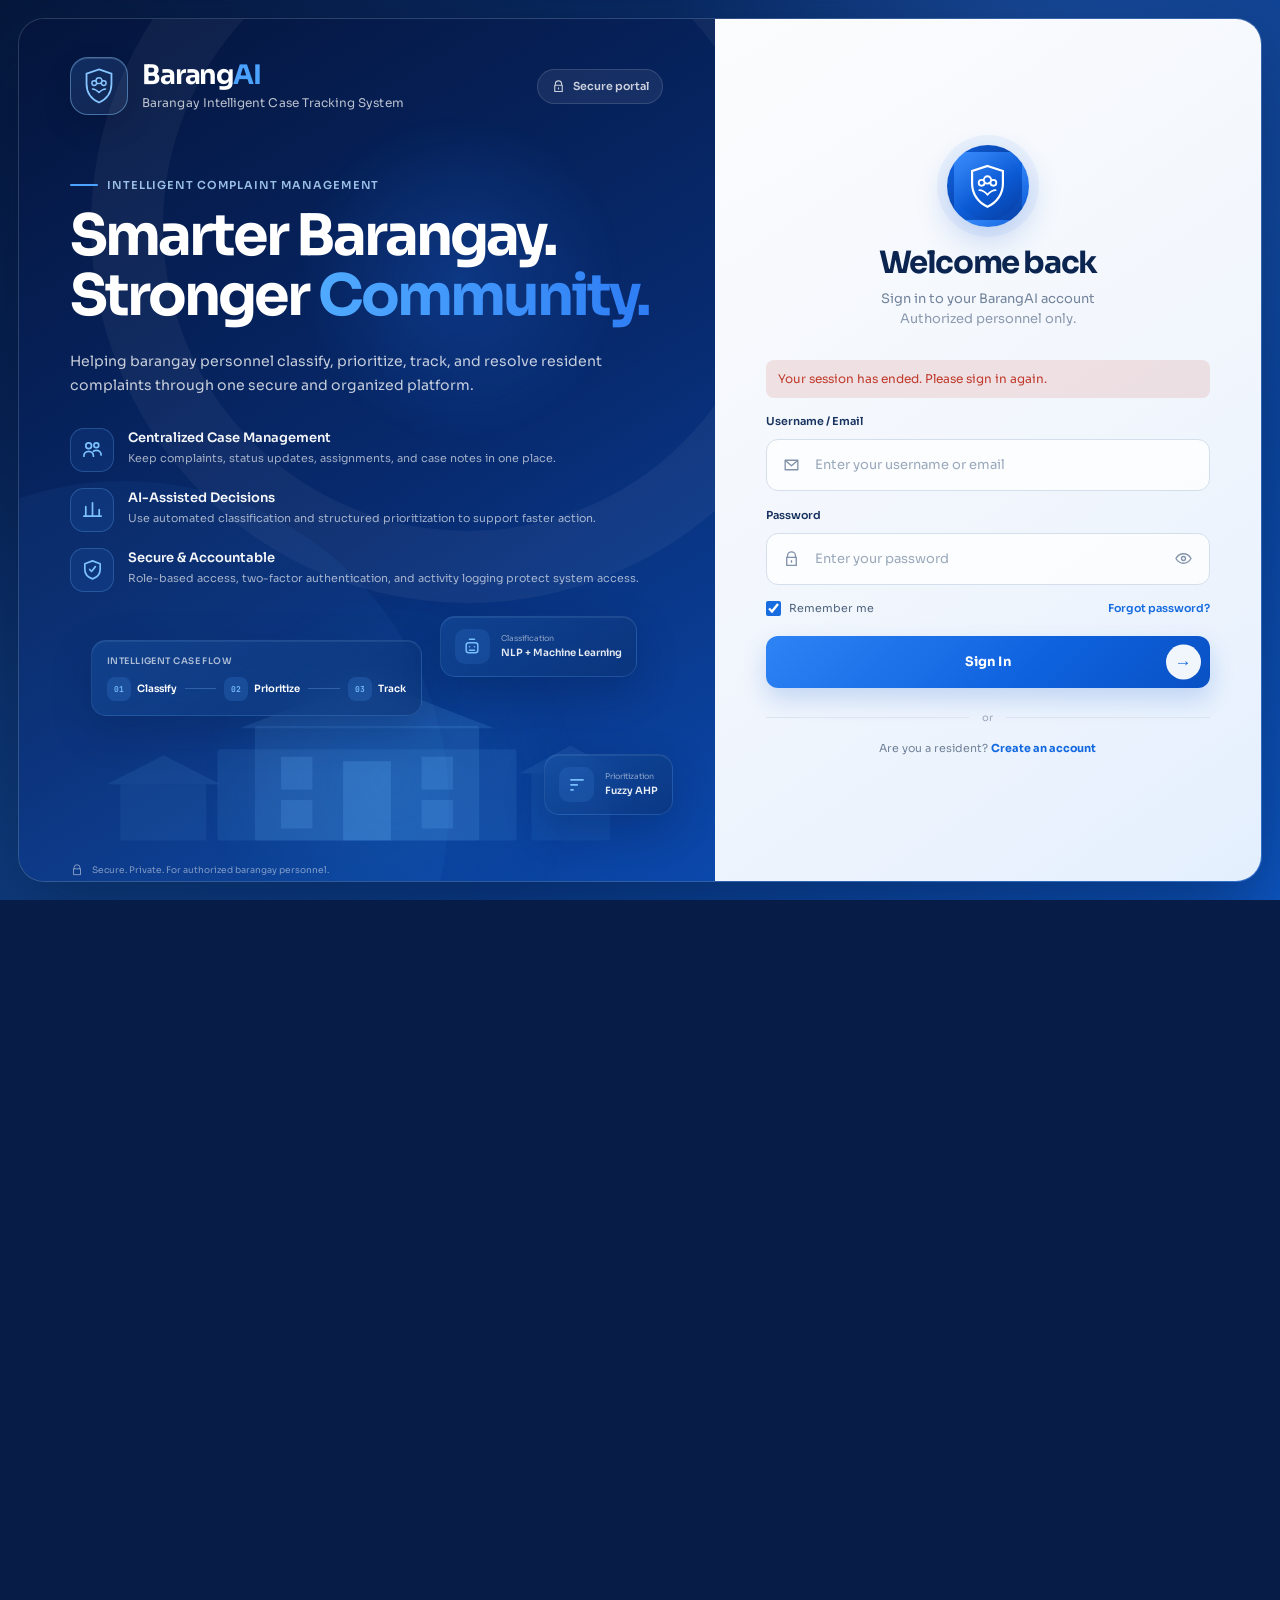
<file: index.html>
<!DOCTYPE html>
<html lang="en">
<head>
<meta charset="UTF-8">
<meta name="viewport" content="width=device-width, initial-scale=1.0, viewport-fit=cover">
<meta http-equiv="Cache-Control" content="no-store, no-cache, must-revalidate, max-age=0">
<meta http-equiv="Pragma" content="no-cache">
<meta http-equiv="Expires" content="0">
<title>BarangAI – Barangay Intelligent Case Tracking System</title>
<link rel="stylesheet" href="styles.css?v=20260828-iosrender1">
<link rel="stylesheet" href="mobile-responsive.css?v=20260828-iosrender1">   <!-- ADD THIS LINE -->
</head>
<body class="admin-page">



<!-- MAIN SHELL -->
<div id="shell" style="visibility:hidden;opacity:0;pointer-events:none;">
  <!-- SIDEBAR -->
  <div id="sidebar">
    <div id="sidebar-brand">
      <div class="logo">Barang<span>AI</span></div>
      <div class="sub">Barangay Intelligent Case Tracking System</div>
    </div>
    <div id="sidebar-user">
      <div class="user-ava">BAI</div>
      <div>
        <div class="user-name">Nicole | Airon | Darrel</div>
        <div class="user-role">CS - 3IS2</div>
      </div>
    </div>
    <div class="nav-section" id="admin-main-label">Main</div>

      <!-- SUPER ADMIN NAVIGATION -->
      <div id="super-admin-nav" style="display:none;">

        <div class="nav-section">System</div>

        <div class="nav-item active"
            data-sa-screen="dashboard"
            onclick="showScreen('dashboard',this)">
          <span class="nav-icon">▦</span> Dashboard
        </div>

        <div class="nav-item"
            data-sa-screen="barangays"
            onclick="showScreen('barangays',this)">
          <span class="nav-icon">🏘️</span> Barangays
        </div>

        <div class="nav-item"
            data-sa-screen="complaints"
            onclick="showScreen('complaints',this)">
          <span class="nav-icon">📋</span> Complaints
        </div>

        <div class="nav-item"
            data-sa-screen="officers"
            onclick="showScreen('officers',this)">
          <span class="nav-icon">👮</span> Officers
        </div>

        <div class="nav-item"
            data-sa-screen="users"
            onclick="showScreen('users',this)">
          <span class="nav-icon">👥</span> Users &amp; Roles
        </div>

        <div class="nav-section">System Management</div>

        <div class="nav-item"
            data-sa-screen="reports"
            onclick="showScreen('reports',this)">
          <span class="nav-icon">📈</span> Reports &amp; Analytics
        </div>

        <div class="nav-item"
            data-sa-screen="ai"
            onclick="showScreen('ai',this)">
          <span class="nav-icon">🤖</span> AI Model
        </div>

        <div class="nav-item"
            data-sa-screen="settings"
            onclick="showScreen('settings',this)">
          <span class="nav-icon">⚙️</span> System Settings
        </div>

        <div class="nav-item"
            data-sa-screen="activity-logs"
            onclick="showScreen('activity-logs',this)">
          <span class="nav-icon">🧾</span> Activity Logs
        </div>

      </div>

      <!-- NORMAL BARANGAY ADMIN NAVIGATION -->
      <div class="nav-item active"
          data-admin-nav="1"
          onclick="showScreen('dashboard',this)">
        <span class="nav-icon">▦</span> Dashboard
      </div>

      <div class="nav-item"
          data-admin-nav="1"
          onclick="showScreen('complaints',this)">
        <span class="nav-icon">📋</span> Complaints
      </div>

      <div class="nav-item"
          data-admin-nav="1"
          onclick="showScreen('priority',this)">
        <span class="nav-icon">⚡</span> Priority Queue
      </div>

      <div class="nav-item"
          data-admin-nav="1"
          onclick="showScreen('cases',this)">
        <span class="nav-icon">📁</span> Case Tracking
      </div>

      <div class="nav-item"
          data-admin-nav="1"
          onclick="showScreen('ai',this)">
        <span class="nav-icon">🤖</span> AI Results
      </div>

      <div class="nav-section" data-admin-nav="1">Admin</div>

      <div class="nav-item"
          data-admin-nav="1"
          onclick="showScreen('reports',this)">
        <span class="nav-icon">📈</span> Reports
      </div>

      <div class="nav-item"
          data-admin-nav="1"
          onclick="showScreen('users',this)">
        <span class="nav-icon">👥</span> Users
      </div>

      <div class="nav-item"
          data-admin-nav="1"
          onclick="showScreen('notifs',this)">
        <span class="nav-icon">🔔</span> Notifications
      </div>

      <div class="nav-item"
          data-admin-nav="1"
          onclick="showScreen('officers',this)">
        <span class="nav-icon">👮</span> Officers
      </div>

      <div class="nav-item"
          data-admin-nav="1"
          onclick="showScreen('settings',this)">
        <span class="nav-icon">⚙️</span> Settings
      </div>
      <div id="sidebar-footer">
      <div class="logout-btn" onclick="doLogout()">⬅ Sign Out

      </div>
    </div>
  </div>

  <!-- MAIN AREA -->
  <div id="main">
    <div id="topbar">
      <div id="topbar-title">Dashboard</div>
              <!-- SUPER ADMIN GLOBAL CONTEXT -->
        <div id="super-admin-context"
            style="display:none;margin-left:18px;align-items:center;gap:8px;">

          <span style="font-size:11px;color:var(--text3);font-weight:600;">
            Barangay:
          </span>

          <select
            class="inp sel"
            id="global-barangay-select"
            style="height:32px;padding:5px 30px 5px 10px;font-size:11px;min-width:190px;">
            <option value="">All Barangays</option>
          </select>

        </div>
      <div style="display:flex;align-items:center;gap:8px;margin-left:auto;">
        <button
        class="btn btn-primary btn-sm"
        id="topbar-submit-complaint"
        onclick="showModal('submitModal')">+ Submit Complaint</button>
        <div class="topbar-action" onclick="showScreen('notifs',null)" style="position:relative;">🔔<span id="notif-badge" style="display:none;position:absolute;top:-2px;right:-2px;min-width:16px;height:16px;padding:0 4px;border-radius:8px;background:var(--red,#dc2626);color:#fff;font-size:10px;font-weight:700;line-height:16px;text-align:center;">0</span></div>
        <div class="topbar-action" onclick="openMyAccount()" title="My account">👤</div>
      </div>
    </div>

    <div id="content">

<!-- ═══════════════════════════════════════════════════
     DASHBOARD
═══════════════════════════════════════════════════ -->
<div id="screen-dashboard" class="screen active">
  <section class="portal-hero" aria-label="Dashboard overview">
    <div class="portal-hero-copy">
      <div class="portal-eyebrow admin-only">Barangay Operations Center</div>
      <div class="portal-eyebrow super-only">BarangAI System Command</div>
      <div class="page-header">
        <div class="page-title" id="dashboardGreeting">Dashboard</div>
        <div class="page-sub" id="dashboardSub">Welcome back, Administrator. Here's today's overview.</div>
      </div>

      <div class="portal-feature-row admin-only">
        <span class="portal-chip"><b>▦</b> Monitor &amp; manage</span>
        <span class="portal-chip"><b>✓</b> Resolve issues faster</span>
        <span class="portal-chip"><b>◈</b> Data-driven insights</span>
      </div>

      <div class="portal-feature-row super-only">
        <span class="portal-chip"><i class="live-dot"></i> Real-time overview</span>
        <span class="portal-chip"><b>✦</b> AI-powered insights</span>
        <span class="portal-chip"><b>◎</b> 6 KP categories</span>
      </div>
    </div>

    <div class="portal-hero-art admin-only" aria-hidden="true">
      <div class="admin-sun"></div>
      <div class="admin-cloud cloud-a"></div>
      <div class="admin-cloud cloud-b"></div>
      <div class="civic-hall">
        <div class="hall-flag"></div>
        <div class="hall-roof"></div>
        <div class="hall-sign">BARANGAY HALL</div>
        <div class="hall-body">
          <span></span><span></span><span></span><span></span><span></span>
        </div>
        <div class="hall-steps"></div>
      </div>
      <div class="admin-wave wave-a"></div>
      <div class="admin-wave wave-b"></div>
    </div>

    <div class="portal-hero-art super-only" aria-hidden="true">
      <div class="network-orbit orbit-a"></div>
      <div class="network-orbit orbit-b"></div>
      <div class="network-orbit orbit-c"></div>
      <div class="command-globe">
        <span class="globe-line gl1"></span>
        <span class="globe-line gl2"></span>
        <span class="globe-line gl3"></span>
      </div>
      <span class="network-node n1"></span>
      <span class="network-node n2"></span>
      <span class="network-node n3"></span>
      <span class="network-node n4"></span>
      <span class="network-node n5"></span>
    </div>
  </section>

  <div class="stats-grid portal-stats">
    <div class="stat-card stat-total-card">
      <div class="stat-icon blue">📋</div>
      <div class="stat-copy">
        <div class="stat-label">Total Complaints</div>
        <div class="stat-value" id="stat-total">0</div>
        <div class="stat-delta">No complaints yet</div>
      </div>
      <div class="stat-watermark">▥</div>
    </div>
    <div class="stat-card amber">
      <div class="stat-icon amber">◷</div>
      <div class="stat-copy">
        <div class="stat-label">Pending</div>
        <div class="stat-value" id="stat-pending">0</div>
        <div class="stat-delta neg">Awaiting action</div>
      </div>
      <div class="stat-watermark">⌛</div>
    </div>
    <div class="stat-card green">
      <div class="stat-icon green">✓</div>
      <div class="stat-copy">
        <div class="stat-label">Resolved</div>
        <div class="stat-value" id="stat-resolved">0</div>
        <div class="stat-delta">—</div>
      </div>
      <div class="stat-watermark">✪</div>
    </div>
    <div class="stat-card stat-response-card">
      <div class="stat-icon violet">↗</div>
      <div class="stat-copy">
        <div class="stat-label">Avg. Response</div>
        <div class="stat-value" id="stat-response">—</div>
        <div class="stat-delta">No data yet</div>
      </div>
      <div class="stat-watermark">▥</div>
    </div>
  </div>
  <div class="dashboard-grid">
    <div>
      <div class="card">
        <div class="card-header">
          <div class="card-title">Recent Complaints</div>
          <button class="btn btn-ghost btn-sm" onclick="showScreen('complaints',null)">View All →</button>
        </div>
        <div class="card-body" id="dashboard-recent">
          <div class="empty-state">
            <div class="empty-icon">📋</div>
            <div class="empty-title">No complaints yet</div>
            <div class="empty-desc">Submitted complaints will appear here.</div>
          </div>
        </div>
      </div>
      <div class="card">
        <div class="card-header">
          <div class="card-title">Final Model Comparison — Weighted F1 (Locked Test Set)</div>
        </div>
        <div class="card-body">
          <div id="accuracy-bars"></div>
          <div class="alert alert-info" style="margin-bottom:0;">🤖 <strong>Active model: SVM</strong> — selected by weighted F1-score (<strong>83.77%</strong>) on the final locked test set. Final modeling dataset: <strong>3,669</strong> records across 6 KP categories.</div>
        </div>
      </div>
    </div>
    <div>
      <div class="card">
        <div class="card-header"><div class="card-title">By Category</div></div>
        <div class="card-body">
          <div class="donut-wrap">
            <div class="donut" id="dashboard-donut"></div>
            <div class="legend" id="dashboard-legend"></div>
          </div>
        </div>
      </div>
      <div class="card">
        <div class="card-header"><div class="card-title">Critical Cases</div></div>
        <div class="card-body" style="padding:12px;" id="critical-cases"></div>
      </div>
    </div>
  </div>
</div>

<!-- ═══════════════════════════════════════════════════
     SUPER ADMIN — BARANGAYS
═══════════════════════════════════════════════════ -->
<div id="screen-barangays" class="screen">

  <div style="display:flex;align-items:flex-start;justify-content:space-between;margin-bottom:16px;">

    <div>
      <div class="page-title">Barangays</div>
      <div class="page-sub">
        Manage barangays registered in the BarangAI system.
      </div>
    </div>

    <button
      class="btn btn-primary"
      id="sa-add-barangay-btn"
      type="button">
      + Add Barangay
    </button>

  </div>

  <div class="stats-grid">

    <div class="stat-card">
      <div class="stat-label">Total Barangays</div>
      <div class="stat-value" id="sa-brgy-total">0</div>
      <div class="stat-delta">Registered barangays</div>
    </div>

    <div class="stat-card green">
      <div class="stat-label">Active</div>
      <div class="stat-value"
           id="sa-brgy-active"
           style="color:var(--green)">0</div>
      <div class="stat-delta">Currently active</div>
    </div>

    <div class="stat-card amber">
      <div class="stat-label">Inactive</div>
      <div class="stat-value"
           id="sa-brgy-inactive"
           style="color:var(--amber)">0</div>
      <div class="stat-delta">Temporarily inactive</div>
    </div>

    <div class="stat-card">
      <div class="stat-label">Suspended</div>
      <div class="stat-value"
           id="sa-brgy-suspended">0</div>
      <div class="stat-delta">Access restricted</div>
    </div>

  </div>

  <div class="card">

    <div class="card-header">
      <div>
        <div class="card-title">Barangay Directory</div>
        <div style="font-size:11px;color:var(--text3);margin-top:3px;">
          Global barangay records available to the Super Administrator.
        </div>
      </div>
    </div>

    <div class="card-body np">

      <table class="tbl">
        <thead>
          <tr>
            <th>Barangay</th>
            <th>Municipality / City</th>
            <th>Administrator Email</th>
            <th>Status</th>
            <th style="width:120px;">Actions</th>
          </tr>
        </thead>

        <tbody id="sa-barangays-tbody">
          <tr>
            <td colspan="5"
                style="text-align:center;padding:24px;color:var(--text3);">
              Loading barangays…
            </td>
          </tr>
        </tbody>
      </table>

    </div>
  </div>

</div>

<!-- ═══════════════════════════════════════════════════
     COMPLAINTS
═══════════════════════════════════════════════════ -->
<div id="screen-complaints" class="screen">
  <div style="display:flex;align-items:center;justify-content:space-between;margin-bottom:16px;">
    <div class="page-header" style="margin:0;">
      <div class="page-title">All Complaints</div>
      <div class="page-sub">0 total records</div>
    </div>
    <button class="btn btn-primary" onclick="showModal('submitModal')">+ Submit Complaint</button>
  </div>
  <div class="search-bar">
    <span style="color:var(--text3);font-size:13px;">🔍</span>
    <input placeholder="Search by ID, keyword, or description…" id="complaint-search" oninput="filterComplaints()">
  </div>
  <div class="filter-row">
    <span style="font-size:11px;color:var(--text3);">Status:</span>
    <div class="chip active" onclick="filterByStatus('All',this)">All</div>
    <div class="chip" onclick="filterByStatus('Open',this)">Open</div>
    <div class="chip" onclick="filterByStatus('In Progress',this)">In Progress</div>
    <div class="chip" onclick="filterByStatus('Resolved',this)">Resolved</div>
    <div class="chip" onclick="filterByStatus('Closed',this)">Closed</div>
    <div style="margin-left:auto;display:flex;gap:8px;">
      <select class="inp sel" id="cat-filter" style="font-size:11px;padding:5px 28px 5px 10px;height:30px;" onchange="filterComplaints()">
        <option value="">Category: All</option>
        <option>Threat &amp; Violence</option>
        <option>Financial &amp; Fraud</option>
        <option>Money/Debt Disputes</option>
        <option>Property Disputes</option>
        <option>Neighbor Disputes</option>
        <option>Contract Disputes</option>
        <option>Accident &amp; Traffic</option>
        <option>Environmental &amp; Infrastructure</option>
      </select>
      <select class="inp sel" id="pri-filter" style="font-size:11px;padding:5px 28px 5px 10px;height:30px;" onchange="filterComplaints()">
        <option value="">Priority: All</option>
        <option>Critical</option><option>High</option><option>Medium</option><option>Low</option>
      </select>
    </div>
  </div>
  <div class="card">
    <div class="card-body np">
      <table class="tbl">
        <thead>
          <tr><th>ID</th><th>Filed Date &amp; Time (PHT)</th><th>Description</th><th>Category</th><th>Priority Score</th><th>Officer</th><th>Status</th><th></th><th></th></tr>
        </thead>
        <tbody id="complaints-tbody"></tbody>
      </table>
    </div>
  </div>
</div>

<!-- ═══════════════════════════════════════════════════
     COMPLAINT DETAIL
═══════════════════════════════════════════════════ -->
<div id="screen-complaint-detail" class="screen">
  <div class="breadcrumb">Complaints / <b id="detail-breadcrumb">—</b></div>
  <div style="display:flex;justify-content:space-between;align-items:flex-start;margin-bottom:16px;">
    <div>
      <div class="page-title" id="detail-page-title">—</div>
      <div style="display:flex;gap:6px;margin-top:6px;" id="detail-badge-row">
        <span class="badge b-blue">—</span>
        <span class="badge b-gray">—</span>
        <span class="badge b-gray">—</span>
      </div>
    </div>
    <div style="display:flex;gap:8px;">
      <button class="btn btn-secondary btn-sm" onclick="showScreen('complaints',null)">← Back</button>
      <!-- CHANGED: now calls openAssignModal() with the current complaint ID -->
      <button class="btn btn-primary btn-sm" onclick="openAssignModal(_currentDetailComplaintId)">Assign Officer</button>
      <button class="btn btn-secondary btn-sm" id="detail-edit-classification-btn" onclick="openClassificationModal(_currentDetailComplaintId)">✓ Verify Classification</button>
      <button class="btn btn-secondary btn-sm" id="detail-resolve-btn" style="color:var(--green);border-color:var(--green);">✓ Resolve</button>
      <button class="btn btn-secondary btn-sm" id="detail-close-btn" style="color:var(--text3);">⊘ Close Case</button>
    </div>
  </div>
  <div style="display:grid;grid-template-columns:2fr 1fr;gap:16px;">
    <div>
      <div class="card">
        <div class="card-header"><div class="card-title">Complaint Details</div></div>
        <div class="card-body">
          <div class="detail-grid" style="margin-bottom:16px;">
            <div class="detail-item"><div class="dl">Filed Date &amp; Time (PHT)</div><div class="dv" id="detail-date-filed">—</div></div>
            <div class="detail-item"><div class="dl">Incident Date &amp; Time</div><div class="dv" id="detail-incident-date">—</div></div>
            <div class="detail-item"><div class="dl">Location</div><div class="dv" id="detail-location">—</div></div>
            <div class="detail-item"><div class="dl">Affected Persons</div><div class="dv" id="detail-affected">—</div></div>
            <div class="detail-item"><div class="dl">Complainant</div><div class="dv" id="detail-complainant">Anonymous</div></div>
            <div class="detail-item"><div class="dl">Assigned Officer</div><div class="dv" id="detail-officer">—</div></div>
            <div class="detail-item"><div class="dl">Officer Assigned At (PHT)</div><div class="dv" id="detail-officer-assigned">—</div></div>
          </div>
          <hr class="divider">
          <div class="dl" style="margin-bottom:8px;">Description</div>
          <div id="detail-description" style="font-size:13px;color:var(--text);line-height:1.7;background:var(--bg);padding:13px;border-radius:var(--r);">—</div>
        </div>
      </div>
      <div class="card">
        <div class="card-header"><div class="card-title">🤖 NLP Classification Result</div></div>
        <div class="card-body">
          <div id="detail-classification-review-banner" style="display:none;margin-bottom:12px;padding:10px 12px;border-radius:9px;background:#fff8e8;border:1px solid #f2d18a;color:#7a5200;font-size:11px;line-height:1.55;"></div>
          <div class="nlp-box">
            <div class="nlp-label">SVM Model — Category Scores</div>
            <div id="nlp-conf-bars"></div>
          </div>
          <div style="margin-top:12px;font-size:11px;color:var(--text3);">
            Predicted: <strong style="color:var(--blue)" id="nlp-predicted-label">—</strong>
            · Word TF-IDF (1,3) + char_wb TF-IDF (3,6) · LinearSVC C=0.5
          </div>
        </div>
      </div>
      <div class="card">
        <div class="card-header">
          <div class="card-title">Case Notes</div>
          <button class="btn btn-ghost btn-sm" onclick="showNoteForm()">+ Add Note</button>
        </div>
        <div class="card-body" id="case-notes"></div>
        <div id="note-form" style="display:none; padding: 0 16px 16px;">
          <div style="border-top: 1px solid var(--border); padding-top: 12px;">
            <textarea
              class="inp ta"
              id="note-content"
              placeholder="Type your note here…"
              style="min-height: 80px; margin-bottom: 8px;"
            ></textarea>
            <div style="display:flex; gap:8px; justify-content:flex-end;">
              <button class="btn btn-secondary btn-sm" onclick="hideNoteForm()">Cancel</button>
              <button class="btn btn-primary btn-sm" id="note-submit-btn" onclick="submitNote()">Save Note</button>
            </div>
          </div>
        </div>
      </div>
      <div class="card">
        <div class="card-header"><div class="card-title">Case Timeline</div><div style="margin-left:auto;font-size:10px;color:var(--text3);">Exact server timestamps · PHT (UTC+8)</div></div>
        <div class="card-body" id="detail-timeline">
          <div class="empty-state" style="padding:24px 0;">
            <div class="empty-icon">📅</div>
            <div class="empty-title">No activity yet</div>
          </div>
        </div>
      </div>
    </div>
  </div>
</div>

<!-- ═══════════════════════════════════════════════════
     PRIORITY QUEUE
═══════════════════════════════════════════════════ -->
<div id="screen-priority" class="screen">
  <div class="page-header">
    <div class="page-title">Priority Queue</div>
    <div class="page-sub">Complaints ranked by Fuzzy AHP score — Severity (46.6%) · Urgency (27.7%) · Affected Individuals (16.1%) · Frequency (9.6%)</div>
  </div>
  <div class="card">
    <div class="card-body np">
      <table class="tbl">
        <thead>
          <tr><th>Rank</th><th>ID</th><th>Category</th><th>Priority Score</th><th>Severity</th><th>Urgency</th><th>Frequency</th><th>Affected</th><th>Officer</th><th>Status</th><th></th></tr>
        </thead>
        <tbody id="priority-tbody"></tbody>
      </table>
    </div>
  </div>
</div>

<!-- ═══════════════════════════════════════════════════
     CASE TRACKING KANBAN
═══════════════════════════════════════════════════ -->
<div id="screen-cases" class="screen">
  <div style="display:flex;align-items:center;justify-content:space-between;margin-bottom:16px;">
    <div class="page-header" style="margin:0;">
      <div class="page-title">Case Board</div>
      <div class="page-sub">Live case management — move or resolve complaints directly from here</div>
    </div>
  </div>
  <div class="kanban" id="kanban-board"></div>
</div>

<!-- ═══════════════════════════════════════════════════
     AI RESULTS
═══════════════════════════════════════════════════ -->
<div id="screen-ai" class="screen">
  <div class="page-header">
    <div class="page-title">AI Classification Results</div>
    <div class="page-sub">Final NLP evaluation · 3,669 modeling records · 6 KP categories (RA 7160) · 2,928 train / 741 locked test · 0 identical-text train/test overlap</div>
  </div>
  <div class="stats-grid">
    <div class="stat-card green">
      <div class="stat-label">SVM Accuracy (100%)</div>
      <div class="stat-value" style="color:var(--green)">83.81%</div>
      <div class="stat-delta">Best performing model ★</div>
    </div>
    <div class="stat-card">
      <div class="stat-label">SVM F1-Score (100%)</div>
      <div class="stat-value">83.77%</div>
      <div class="stat-delta">Weighted F1 · 741 locked test samples</div>
    </div>
    <div class="stat-card amber">
      <div class="stat-label">Naive Bayes (100%)</div>
      <div class="stat-value" style="color:var(--amber)">75.16%</div>
      <div class="stat-delta">Baseline · fastest inference</div>
    </div>
    <div class="stat-card">
      <div class="stat-label">BiLSTM (100%)</div>
      <div class="stat-value">71.22%</div>
      <div class="stat-delta">Sequential model · slowest inference</div>
    </div>
  </div>
  <div class="card" style="margin-bottom:16px;">
    <div class="card-header">
      <div class="card-title">F1-Score by Training Data Size (25%–100%) — All Three Models</div>
      <span class="badge b-green" style="font-size:10px;">Locked test set · no data leakage</span>
    </div>
    <div class="card-body np">
      <table class="tbl" id="dataset-version-tbl">
        <thead>
          <tr>
            <th>Dataset</th>
            <th>Train Samples</th>
            <th>Naive Bayes F1</th>
            <th>SVM F1</th>
            <th>BiLSTM F1</th>
            <th>Best Model</th>
          </tr>
        </thead>
        <tbody id="dataset-version-tbody"></tbody>
      </table>
    </div>
  </div>
  <div class="g2">
    <div class="card">
      <div class="card-header">
        <div class="card-title">Model Comparison — 100% Training Data · Best Overall</div>
      </div>
      <div class="card-body np">
        <table class="tbl">
          <thead>
            <tr><th>Metric</th><th>Naive Bayes</th><th style="background:var(--sky-light);color:var(--blue)">SVM ★</th><th>BiLSTM</th></tr>
          </thead>
          <tbody id="model-comparison-tbody"></tbody>
        </table>
      </div>
    </div>
    <div class="card">
      <div class="card-header"><div class="card-title">Per-Category Report — SVM · Locked Test Set</div></div>
      <div class="card-body np">
        <table class="tbl">
          <thead><tr><th>Category</th><th>Precision</th><th>Recall</th><th>F1</th><th>Support</th></tr></thead>
          <tbody id="f1-tbody"></tbody>
        </table>
      </div>
    </div>
  </div>
  <div class="card">
    <div class="card-header"><div class="card-title">Final NLP Feature-Extraction Pipeline</div></div>
    <div class="card-body">
      <div id="nlp-pipeline" style="display:flex;align-items:center;flex-wrap:wrap;gap:8px;margin-bottom:14px;"></div>
      <hr class="divider" style="margin:12px 0;">
      <div style="font-size:11px;color:var(--text2);font-weight:600;margin-bottom:6px;">Training Data Policy</div>
      <div style="display:flex;gap:8px;flex-wrap:wrap;margin-bottom:10px;" id="aug-tags"></div>
      <div style="font-size:11px;color:var(--text3);">Final model inference applies Unicode NFKC normalization and lowercase before the exported Word + Character TF-IDF feature union. No synthetic data augmentation was used in the final modeling dataset.</div>
    </div>
  </div>
</div>

<!-- ═══════════════════════════════════════════════════
     REPORTS
═══════════════════════════════════════════════════ -->
<div id="screen-reports" class="screen">
  <div class="page-header">
    <div class="page-title">Reports</div>
    <div class="page-sub">Generate and export system performance reports</div>
  </div>
  <div class="g2">
    <div id="report-list"></div>
    <div>
      <div class="card">
        <div class="card-header"><div class="card-title">Daily Complaint Volume (Last 7 Days)</div></div>
        <div class="card-body">
          <div class="bars" style="height:120px;" id="weekly-bars"></div>
        </div>
      </div>
    </div>
  </div>
</div>

<!-- USERS -->
<div id="screen-users" class="screen">
  <div style="display:flex;align-items:center;justify-content:space-between;margin-bottom:16px;">
    <div class="page-header" style="margin:0;"><div class="page-title">User Management</div></div>
    <button class="btn btn-primary" onclick="openAddUser()">+ Add User</button>
  </div>
  <div class="tabs" id="users-tabs" style="margin-bottom:14px;">
    <div class="tab active" onclick="switchUsersTab('users',this)">Users &amp; Roles</div>
    <div class="tab"        onclick="switchUsersTab('audit',this)">Activity Log</div>
    <div class="tab"        onclick="switchUsersTab('stats',this)">Admin Stats</div>
  </div>
  <div id="users-panel">
    <div class="card"><div class="card-body np">
      <table class="tbl">
        <thead>
          <tr>
            <th>Name</th>
            <th>Email</th>
            <th>Barangay</th>
            <th>Role</th>
            <th>Status</th>
            <th>Last Login</th>
            <th></th>
          </tr>
        </thead>
        <tbody id="users-tbody"></tbody>
      </table>
    </div></div>
  </div>
  <div id="audit-panel" style="display:none;">
    <div class="card"><div class="card-body np">
      <table class="tbl">
        <thead><tr><th>When</th><th>Who</th><th>Action</th><th>Detail</th></tr></thead>
        <tbody id="audit-tbody"></tbody>
      </table>
    </div></div>
  </div>
  <div id="stats-panel" style="display:none;">
    <div class="card"><div class="card-body np">
      <table class="tbl">
        <thead><tr><th>Admin</th><th style="text-align:center">Resolved</th><th style="text-align:center">Closed</th><th style="text-align:center">Total Handled</th><th>Categories Processed</th></tr></thead>
        <tbody id="stats-tbody"></tbody>
      </table>
    </div></div>
  </div>
</div>

<!-- ═══════════════════════════════════════════════════
     SUPER ADMIN — GLOBAL ACTIVITY LOGS
═══════════════════════════════════════════════════ -->
<div id="screen-activity-logs" class="screen">

  <div class="page-header">

    <div class="page-title">
      Activity Logs
    </div>

    <div class="page-sub">
      System-wide audit trail of recorded BarangAI activity.
    </div>

  </div>


  <!-- FILTERS -->
  <div
    class="card"
    style="margin-bottom:14px;">

    <div class="card-body">

      <div
        style="
          display:grid;
          grid-template-columns:2fr 1fr 1fr;
          gap:10px;
          align-items:end;
        ">


        <div class="field">

          <div class="label">
            Search
          </div>

          <input
            class="inp"
            id="sa-log-search"
            placeholder="Search user, action, barangay, description…"
            oninput="renderGlobalActivityLogs()">

        </div>


        <div class="field">

          <div class="label">
            Role
          </div>

          <select
            class="inp sel"
            id="sa-log-role-filter"
            onchange="renderGlobalActivityLogs()">

            <option value="">
              All Roles
            </option>

            <option value="super_admin">
              Super Admin
            </option>

            <option value="admin">
              Administrator
            </option>

            <option value="staff">
              Staff
            </option>

            <option value="viewer">
              Viewer
            </option>

            <option value="resident">
              Resident
            </option>

          </select>

        </div>


        <div class="field">

          <div class="label">
            Action
          </div>

          <select
            class="inp sel"
            id="sa-log-action-filter"
            onchange="renderGlobalActivityLogs()">

            <option value="">
              All Actions
            </option>

          </select>

        </div>

      </div>

    </div>

  </div>


  <!-- LOG TABLE -->
  <div class="card">

    <div class="card-header">

      <div>

        <div class="card-title">
          Global Audit Trail
        </div>

        <div
          id="sa-log-count"
          style="
            font-size:11px;
            color:var(--text3);
            margin-top:3px;
          ">
          Loading activity…
        </div>

      </div>


      <button
        class="btn btn-ghost btn-sm"
        type="button"
        onclick="loadGlobalActivityLogs()">
        ↻ Refresh
      </button>

    </div>


    <div class="card-body np">

      <div style="overflow-x:auto;">

        <table class="tbl">

          <thead>

            <tr>

              <th style="white-space:nowrap;">
                Timestamp
              </th>

              <th>
                User
              </th>

              <th>
                Role
              </th>

              <th>
                Barangay
              </th>

              <th>
                Action
              </th>

              <th>
                Description
              </th>

              <th>
                IP Address
              </th>

            </tr>

          </thead>


          <tbody id="sa-global-log-tbody">

            <tr>

              <td
                colspan="7"
                style="
                  text-align:center;
                  padding:30px;
                  color:var(--text3);
                ">
                Open Activity Logs to load records.
              </td>

            </tr>

          </tbody>

        </table>

      </div>

    </div>

  </div>

</div>

<!-- NOTIFICATIONS -->
<div id="screen-notifs" class="screen">
  <div style="display:flex;align-items:center;justify-content:space-between;margin-bottom:16px;">
    <div class="page-header" style="margin:0;"><div class="page-title">Notifications</div></div>
    <button class="btn btn-ghost btn-sm" onclick="markAllNotifsRead()">Mark all as read</button>
  </div>
  <div class="card">
    <div class="card-body" id="notifs-list"></div>
  </div>
</div>
<!-- ═══════════════════════════════════════════════════
     SETTINGS
═══════════════════════════════════════════════════ -->
<div id="screen-settings" class="screen">

  <div class="page-header">
    <div class="page-title">System Settings</div>
    <div class="page-sub">
      Manage barangay configuration, complaint settings, AI options, and configuration audit records.
    </div>
  </div>

  <!-- SETTINGS TABS -->
  <div class="tabs" id="settings-tabs" style="margin-bottom:16px;">
    <div
      class="tab active"
      onclick="switchSettingsTab('general',this)">
      General
    </div>

    <div
      class="tab"
      onclick="switchSettingsTab('categories',this)">
      Categories
    </div>

    <div
      class="tab"
      onclick="switchSettingsTab('ai',this)">
      AI Model
    </div>

    <div
      class="tab"
      onclick="switchSettingsTab('audit',this)">
      Audit Log
    </div>

    <div
      class="tab"
      onclick="switchSettingsTab('officers',this)">
      Officers
    </div>
  </div>


  <!-- ═══════════════════════════════════════
       GENERAL SETTINGS
  ═══════════════════════════════════════ -->
  <div id="settings-panel-general">

    <div class="card">
      <div class="card-header">
        <div class="card-title">General Configuration</div>
      </div>

      <div class="card-body">

        <div class="form-row full">
          <div class="field">
            <div class="label">System Name</div>
            <input
              class="inp filled"
              value="BICTS – Barangay Intelligent Case Tracking System"
              disabled>
          </div>
        </div>

        <div class="form-row">
          <div class="field">
            <div class="label">
              Barangay Name <span>*</span>
            </div>
            <input
              class="inp"
              id="cfg-barangay-name"
              placeholder="Barangay name">
          </div>

          <div class="field">
            <div class="label">Municipality / City</div>
            <input
              class="inp"
              id="cfg-municipality"
              placeholder="Municipality or city">
          </div>
        </div>

        <div class="form-row full">
          <div class="field">
            <div class="label">Administrator Email</div>
            <input
              class="inp"
              id="cfg-admin-email"
              type="email"
              placeholder="admin@example.com">
          </div>
        </div>

      </div>
    </div>


    <div class="card">
      <div class="card-header">
        <div class="card-title">Complaint &amp; AI Behavior</div>
      </div>

      <div class="card-body">

        <div class="setting-row">
          <div class="setting-info">
            <div class="setting-name">
              Automatic Classification
            </div>
            <div class="setting-desc">
              Automatically classify newly submitted complaints using the configured NLP model.
            </div>
          </div>

          <div
            class="toggle off"
            id="tog-auto-classify"
            onclick="toggleSetting(this)">
          </div>
        </div>


        <div class="setting-row">
          <div class="setting-info">
            <div class="setting-name">
              Allow Anonymous Complaints
            </div>
            <div class="setting-desc">
              Permit complainants to submit a complaint without providing their name.
            </div>
          </div>

          <div
            class="toggle off"
            id="tog-allow-anonymous"
            onclick="toggleSetting(this)">
          </div>
        </div>


        <div
          id="settings-msg"
          style="font-size:12px;min-height:18px;margin-top:14px;">
        </div>

        <div style="display:flex;justify-content:flex-end;margin-top:8px;">
          <button
            class="btn btn-primary"
            id="settings-save-btn"
            onclick="saveSettings()">
            Save Settings
          </button>
        </div>

      </div>
    </div>

  </div>


  <!-- ═══════════════════════════════════════
       CATEGORIES
  ═══════════════════════════════════════ -->
  <div
    id="settings-panel-categories"
    style="display:none;">

    <div class="card">
      <div class="card-header">
        <div>
          <div class="card-title">
            Complaint Categories
          </div>
          <div style="font-size:11px;color:var(--text3);margin-top:3px;">
            Categories currently used by the complaint classification system.
          </div>
        </div>
      </div>

      <div class="card-body np">
        <table class="tbl">
          <thead>
            <tr>
              <th>#</th>
              <th>Category</th>
              <th>Color</th>
              <th style="text-align:center;">Complaints</th>
              <th style="text-align:center;">Avg. Relative Score</th>
            </tr>
          </thead>

          <tbody id="categories-tbody"></tbody>
        </table>
      </div>
    </div>

  </div>


  <!-- ═══════════════════════════════════════
       AI MODEL
  ═══════════════════════════════════════ -->
  <div id="settings-panel-ai" style="display:none;">
    <div class="card">
      <div class="card-header">
        <div>
          <div class="card-title">AI Model — Final SVM</div>
          <div style="font-size:11px;color:var(--text3);margin-top:3px;">Final Chapter 4 evaluation metrics and deployed browser-model configuration.</div>
        </div>
        <span class="badge b-green">ACTIVE · SVM</span>
      </div>
      <div class="card-body">
        <div id="ai-settings-model-summary"></div>
        <div style="font-size:11px;font-weight:700;color:var(--text2);margin:18px 0 10px;">MODEL COMPARISON — WEIGHTED F1</div>
        <div id="ai-settings-perf-bars"></div>
      </div>
    </div>

    <div class="card">
      <div class="card-header"><div class="card-title">SVM Performance by Complaint Category</div></div>
      <div class="card-body np">
        <table class="tbl">
          <thead><tr><th>Category</th><th>Precision</th><th>Recall</th><th>F1</th><th>Support</th></tr></thead>
          <tbody id="ai-settings-category-tbody"></tbody>
        </table>
      </div>
    </div>

    <div class="alert alert-info">
      ℹ️ LinearSVC class predictions use the raw decision function. Any percentage shown beside a live individual prediction is a <strong>relative UI score</strong>, not a calibrated probability.
    </div>
  </div>


  <!-- ═══════════════════════════════════════
       CONFIGURATION AUDIT
  ═══════════════════════════════════════ -->
  <div
    id="settings-panel-audit"
    style="display:none;">

    <div class="card">

      <div class="card-header">
        <div>
          <div class="card-title">
            Configuration Audit Log
          </div>
          <div style="font-size:11px;color:var(--text3);margin-top:3px;">
            Recorded changes to barangay and supported system configuration.
          </div>
        </div>
      </div>

      <div class="card-body np">

        <table class="tbl">
          <thead>
            <tr>
              <th>When</th>
              <th>User</th>
              <th>Action</th>
              <th>Detail</th>
              <th>IP Address</th>
            </tr>
          </thead>

          <tbody id="settings-audit-tbody"></tbody>
        </table>

      </div>
    </div>

  </div>


  <!-- ═══════════════════════════════════════
       OFFICERS SHORTCUT
  ═══════════════════════════════════════ -->
  <div
    id="settings-panel-officers"
    style="display:none;">

    <div class="card">
      <div class="card-header">
        <div class="card-title">
          Officer Management
        </div>
      </div>

      <div class="card-body">

        <div class="alert alert-info">
          👮 Officer management is available as a dedicated section in the BarangAI sidebar.
        </div>

        <button
          class="btn btn-primary"
          onclick="showScreen(
            'officers',
            document.querySelector('.nav-item[onclick*=officers]')
          )">
          Open Officer Management →
        </button>

      </div>
    </div>

  </div>

</div>
<div id="screen-officers" class="screen">
  <div style="display:flex;justify-content:space-between;align-items:flex-start;margin-bottom:16px;">
    <div>
      <div class="page-title">Officer Management</div>
      <div class="page-sub">Manage officers who can be assigned to handle barangay complaints</div>
    </div>
    <button class="btn btn-primary" onclick="openAddOfficer()">+ Add Officer</button>
  </div>
  <div style="display:flex;gap:12px;margin-bottom:16px;">
    <div class="stat-card" style="flex:1;padding:14px 16px;">
      <div class="stat-label">Total Officers</div>
      <div class="stat-value" id="officer-stat-total" style="font-size:22px;">0</div>
    </div>
    <div class="stat-card green" style="flex:1;padding:14px 16px;">
      <div class="stat-label">Active</div>
      <div class="stat-value" id="officer-stat-active" style="font-size:22px;color:var(--green);">0</div>
    </div>
    <div class="stat-card amber" style="flex:1;padding:14px 16px;">
      <div class="stat-label">Inactive</div>
      <div class="stat-value" id="officer-stat-inactive" style="font-size:22px;color:var(--amber);">0</div>
    </div>
  </div>
  <div class="card">
    <div class="card-body np">
      <table class="tbl">
        <thead>
          <tr>
            <th>Name</th>
            <th>Rank / Position</th>
            <th>Contact</th>
            <th>Email</th>
            <th>Status</th>
            <th style="width:160px;">Actions</th>
          </tr>
        </thead>
        <tbody id="officers-tbody"></tbody>
      </table>
    </div>
  </div>
</div>

    </div><!-- /content -->
  </div><!-- /main -->
</div><!-- /shell -->

<!-- ═══════════════════════════════════════════════════
     SUBMIT COMPLAINT MODAL
═══════════════════════════════════════════════════ -->
<div id="submitModal" class="modal-overlay">
  <div class="modal">
    <div class="modal-header">
      <div class="modal-title">Submit New Complaint</div>
      <div class="modal-close" onclick="closeModal('submitModal')">✕</div>
    </div>
    <div class="modal-body">
      <div class="wizard-steps">
        <div class="wizard-step">
          <div class="wizard-step-n cur" id="ws-n-1">1</div>
          <div class="wizard-step-label cur" id="ws-l-1">Basic Info</div>
        </div>
        <div class="wizard-step-line"></div>
        <div class="wizard-step">
          <div class="wizard-step-n todo" id="ws-n-2">2</div>
          <div class="wizard-step-label todo" id="ws-l-2">Details</div>
        </div>
        <div class="wizard-step-line"></div>
        <div class="wizard-step">
          <div class="wizard-step-n todo" id="ws-n-3">3</div>
          <div class="wizard-step-label todo" id="ws-l-3">AI Result</div>
        </div>
        <div class="wizard-step-line"></div>
        <div class="wizard-step">
          <div class="wizard-step-n todo" id="ws-n-4">4</div>
          <div class="wizard-step-label todo" id="ws-l-4">Confirm</div>
        </div>
      </div>

      <!-- Step 1 -->
      <div class="wizard-panel active" id="wp-1">
        <div class="form-row">
          <div class="field">
            <div class="label">Date of Incident <span>*</span></div>
            <input class="inp" id="w-date" type="date">
          </div>
          <div class="field">
            <div class="label">Time of Incident</div>
            <input class="inp" id="w-time" type="time">
          </div>
        </div>
        <div class="form-row full">
          <div class="field">
            <div class="label">Location / Address <span>*</span></div>
            <input class="inp" id="w-location" placeholder="e.g. Near Purok 3, beside basketball court">
          </div>
        </div>
        <div class="form-row full" style="margin-bottom:0;">
          <div class="field">
            <div class="label">Complaint Description <span>*</span></div>
            <textarea class="inp ta" id="w-description" placeholder="Describe what happened. The SVM classifier will automatically categorize this into one of 6 categories: Neighbor Disputes, Money/Debt Disputes, Family Matters, Petty Criminal Offenses, Property Disputes, or Contract Disputes."></textarea>
          </div>
        </div>
      </div>

      <!-- Step 2 -->
      <div class="wizard-panel" id="wp-2">
        <div class="form-row">
          <div class="field">
            <div class="label">Complainant Name</div>
            <input class="inp" id="w-complainant" placeholder="Leave blank to file anonymously">
          </div>
          <div class="field">
            <div class="label">No. of Affected Individuals</div>
            <input class="inp" id="w-affected" type="number" min="1" placeholder="e.g. 5">
          </div>
        </div>
        <div class="alert alert-info">🔒 <strong>Privacy notice:</strong> Complainant identity is confidential and will only be disclosed with consent. Anonymous filing is allowed.</div>
      </div>

      <!-- Step 3 -->
      <div class="wizard-panel" id="wp-3">
        <div class="ai-result-box">
          <div class="ai-result-icon">🤖</div>
          <div class="ai-result-category" id="ai-cat">Classifying…</div>
          <div class="ai-result-conf" id="ai-conf">Processing with SVM model</div>
        </div>
        <div class="nlp-box">
          <div class="nlp-label">Relative SVM Score Distribution</div>
          <div id="ai-conf-bars">
            <div style="text-align:center;padding:12px;font-size:12px;color:var(--text3);">Loading…</div>
          </div>
        </div>
      </div>

      <!-- Step 4 -->
      <div class="wizard-panel" id="wp-4">
        <div class="alert alert-info" style="margin-bottom:14px;">📋 Please review the complaint details before submitting.</div>
        <div id="confirm-rows"></div>
      </div>

      <!-- Step 5: Success -->
      <div class="wizard-panel" id="wp-success">
        <div class="success-panel">
          <div class="success-icon">✓</div>
          <div class="success-title">Complaint Submitted!</div>
          <div class="success-sub">Your complaint has been recorded and classified by the SVM model.<br>It has been added to the priority queue for officer assignment.</div>
        </div>
      </div>
    </div>

    <div class="modal-footer" id="wizard-footer">
      <button class="btn btn-secondary" id="wizard-back"   onclick="wizardBack()"             style="display:none;">← Back</button>
      <button class="btn btn-secondary" id="wizard-cancel" onclick="closeModal('submitModal')">Cancel</button>
      <button class="btn btn-primary"   id="wizard-next"   onclick="wizardNext()">Next →</button>
      <button class="btn btn-primary"   id="wizard-submit" onclick="wizardSubmit()"            style="display:none;">✓ Submit Complaint</button>
      <button class="btn btn-primary"   id="wizard-done"   onclick="closeModal('submitModal')" style="display:none;">Done</button>
    </div>
  </div>
</div>

<!-- ═══════════════════════════════════════════════════
     SUPER ADMIN — ADD / MANAGE BARANGAY MODAL
═══════════════════════════════════════════════════ -->
<div class="modal-overlay" id="saBarangayModal">

  <div class="modal" style="max-width:560px;">

    <div class="modal-header">

      <div>
        <div class="modal-title" id="sa-brgy-modal-title">
          Add Barangay
        </div>

        <div style="font-size:11px;color:var(--text3);margin-top:3px;">
          Manage the barangay record used by BarangAI.
        </div>
      </div>

      <button
        type="button"
        class="modal-x"
        onclick="closeSaBarangayModal()">
        ✕
      </button>

    </div>


    <div class="modal-body">

      <div
        id="sa-brgy-modal-msg"
        style="display:none;margin-bottom:14px;">
      </div>


      <input
        type="hidden"
        id="sa-brgy-id">


      <div class="form-row full">

        <div class="field">

          <div class="label">
            Barangay Name <span>*</span>
          </div>

          <input
            class="inp"
            id="sa-brgy-name"
            maxlength="150"
            placeholder="e.g. San Roque">

        </div>

      </div>


      <div class="form-row">

        <div class="field">

          <div class="label">
            Municipality / City
          </div>

          <input
            class="inp"
            id="sa-brgy-municipality"
            maxlength="150"
            placeholder="e.g. San Pablo City">

        </div>


        <div class="field">

          <div class="label">
            Administrator Email
          </div>

          <input
            class="inp"
            id="sa-brgy-email"
            type="email"
            placeholder="admin@example.com">

        </div>

      </div>


      <div class="form-row full">

        <div class="field">

          <div class="label">
            Status
          </div>

          <select
            class="inp sel"
            id="sa-brgy-status">

            <option value="Active">
              Active
            </option>

            <option value="Inactive">
              Inactive
            </option>

            <option value="Suspended">
              Suspended
            </option>

          </select>

        </div>

      </div>


      <div
        id="sa-brgy-status-note"
        class="alert alert-info"
        style="margin-bottom:0;">

        Barangay status controls whether the barangay is active,
        temporarily inactive, or access-restricted in BarangAI.

      </div>

    </div>


    <div class="modal-footer">

      <button
        class="btn btn-secondary"
        type="button"
        onclick="closeSaBarangayModal()">
        Cancel
      </button>

      <button
        class="btn btn-primary"
        type="button"
        id="sa-brgy-save-btn"
        onclick="saveSaBarangay()">
        Save Barangay
      </button>

    </div>

  </div>

</div>

<!-- ═══════════════════════════════════════════════════
     ASSIGN OFFICER MODAL  ← UPDATED: dynamic, DB-backed
═══════════════════════════════════════════════════ -->
<div id="classificationModal" class="modal-overlay">
  <div class="modal" style="max-width:520px;">
    <div class="modal-header">
      <div>
        <div class="modal-title" id="classification-modal-title">Verify Complaint Classification</div>
        <div style="font-size:11px;color:var(--text3);margin-top:3px;" id="classification-modal-id">—</div>
      </div>
      <button class="modal-x" onclick="closeModal('classificationModal')">×</button>
    </div>
    <div class="modal-body">
      <div id="classification-review-note" style="display:none;margin-bottom:12px;padding:10px 12px;border-radius:9px;background:#fff8e8;border:1px solid #f2d18a;color:#7a5200;font-size:11px;line-height:1.55;"></div>
      <div class="field" style="margin-bottom:12px;">
        <div class="label">Current Classification</div>
        <div id="classification-current" style="font-size:13px;font-weight:700;color:var(--blue);padding:9px 0;">—</div>
      </div>
      <div class="field" style="margin-bottom:12px;">
        <div class="label">Verified Category <span>*</span></div>
        <select class="inp" id="classification-category">
          <option value="Neighbor Disputes">Neighbor Disputes</option>
          <option value="Money/Debt Disputes">Money/Debt Disputes</option>
          <option value="Family Matters">Family Matters</option>
          <option value="Petty Criminal Offenses">Petty Criminal Offenses</option>
          <option value="Property Disputes">Property Disputes</option>
          <option value="Contract Disputes">Contract Disputes</option>
        </select>
      </div>
      <div style="font-size:11px;color:var(--text3);line-height:1.6;">
        BARANGAI will recompute the Fuzzy AHP priority after the category is saved so the classification and priority remain consistent.
      </div>
      <div id="classification-modal-msg" style="min-height:18px;margin-top:10px;font-size:11px;"></div>
    </div>
    <div class="modal-footer">
      <button class="btn btn-secondary" onclick="closeModal('classificationModal')">Cancel</button>
      <button class="btn btn-primary" id="classification-save-btn" onclick="saveClassificationCorrection()">Verify Classification</button>
    </div>
  </div>
</div>

<div id="assignModal" class="modal-overlay">
  <div class="modal" style="max-width:440px;">
    <div class="modal-header">
      <div class="modal-title">Assign Officer</div>
      <div class="modal-close" onclick="closeModal('assignModal')">✕</div>
    </div>
    <div class="modal-body">

      <!-- Error / info message -->
      <div id="assign-msg" style="font-size:12px;min-height:16px;margin-bottom:6px;"></div>

      <!-- Complaint context badges (filled dynamically) -->
      <div id="assign-complaint-ctx" style="margin-bottom:14px;display:flex;gap:6px;flex-wrap:wrap;min-height:22px;"></div>

      <!-- Officer dropdown — populated dynamically by openAssignModal() -->
      <div class="field" style="margin-bottom:14px;">
        <div class="label">Select Officer <span>*</span></div>
        <select class="inp sel" id="assign-officer-select">
          <option value="">-- Select Officer --</option>
        </select>
      </div>

      <!-- Optional target date -->
      <div class="field" style="margin-bottom:14px;">
        <div class="label">Target Resolution Date</div>
        <input class="inp" id="assign-target-date" type="date">
      </div>

      <div class="alert alert-info" style="font-size:11px;margin-bottom:0;">
        💡 Only <strong>Active</strong> officers are listed. Manage officers under
        <a href="#"
           onclick="closeModal('assignModal');showScreen('settings',document.querySelector('.nav-item[onclick*=settings]'));switchSettingsTab('officers',null);"
           style="color:var(--blue);font-weight:600;text-decoration:none;">
          Settings → Officers
        </a>.
      </div>

    </div>
    <div class="modal-footer">
      <button class="btn btn-secondary" onclick="closeModal('assignModal')">Cancel</button>
      <button class="btn btn-primary" id="assign-submit-btn" onclick="submitAssignOfficer()">Assign Officer</button>
    </div>
  </div>
</div>

<!-- ═══════════════════════════════════════════════════
     OFFICER ADD / EDIT MODAL  ← NEW
═══════════════════════════════════════════════════ -->
<div id="officerModal" class="modal-overlay">
  <div class="modal" style="max-width:460px;">
    <div class="modal-header">
      <div class="modal-title" id="officer-modal-title">Add Officer</div>
      <div class="modal-close" onclick="closeModal('officerModal')">✕</div>
    </div>
    <div class="modal-body">

      <!-- Validation message -->
      <div id="om-msg" style="font-size:12px;color:var(--red,#dc2626);margin-bottom:8px;min-height:16px;"></div>

      <!-- Full name -->
      <div class="form-row full">
        <div class="field">
          <div class="label">Full Name <span>*</span></div>
          <input class="inp" id="om-name" placeholder="e.g. Juan Dela Cruz">
        </div>
      </div>

      <!-- Rank + Contact -->
      <div class="form-row">
        <div class="field">
          <div class="label">Rank / Position</div>
          <input class="inp" id="om-rank" placeholder="e.g. Tanod Chief">
        </div>
        <div class="field">
          <div class="label">Contact Number</div>
          <input class="inp" id="om-contact" type="tel" placeholder="e.g. 09XXXXXXXXX">
        </div>
      </div>

      <!-- Email + Status -->
      <div class="form-row">
        <div class="field">
          <div class="label">Email Address</div>
          <input class="inp" id="om-email" type="email" placeholder="optional">
        </div>
        <div class="field">
          <div class="label">Status</div>
          <select class="inp sel" id="om-status">
            <option value="Active">Active</option>
            <option value="Inactive">Inactive</option>
          </select>
        </div>
      </div>

    </div>
    <div class="modal-footer">
      <button class="btn btn-secondary" onclick="closeModal('officerModal')">Cancel</button>
      <button class="btn btn-primary" id="om-submit-btn" onclick="submitOfficer()">Save Officer</button>
    </div>
  </div>
</div>

 <!-- CLOSE CASE -->
<div id="closeModal" class="modal-overlay">
  <div class="modal" style="max-width:460px;">
    <div class="modal-header">
      <div class="modal-title" style="color:var(--text2)">⊘ Close Case</div>
      <div class="modal-close" onclick="closeModal('closeModal')">✕</div>
    </div>
    <div class="modal-body">
      <div class="alert alert-info" style="margin-bottom:14px;">
        Closing marks a case finished <strong>without</strong> resolving it — e.g. withdrawn, referred, or no action needed.
      </div>
      <div class="field">
        <div class="label">Reason for closing <span>*</span></div>
        <select class="inp sel" id="close-reason">
          <option>Withdrawn by complainant</option>
          <option>Referred to another office</option>
          <option>Duplicate complaint</option>
          <option>No further action needed</option>
          <option>Insufficient information</option>
          <option>Other</option>
        </select>
      </div>
    </div>
    <div class="modal-footer">
      <button class="btn btn-secondary" onclick="closeModal('closeModal')">Cancel</button>
      <button class="btn" style="background:var(--text2,#444);color:#fff;" onclick="submitCloseCase()">⊘ Confirm Close</button>
    </div>
  </div>
</div>

<!-- RESOLVE -->
<div id="resolveModal" class="modal-overlay">
  <div class="modal" style="max-width:480px;">
    <div class="modal-header">
      <div class="modal-title" style="color:var(--green)">✓ Resolve Complaint</div>
      <div class="modal-close" onclick="closeModal('resolveModal')">✕</div>
    </div>
    <div class="modal-body">
      <div class="field" style="margin-bottom:14px;">
        <div class="label">Resolution / Action Taken <span>*</span></div>
        <textarea class="inp ta" placeholder="Describe the resolution or action taken…"></textarea>
      </div>
      <div class="field">
        <div class="label">Resolution Date</div>
        <input class="inp" type="date">
      </div>
    </div>
    <div class="modal-footer">
      <button class="btn btn-secondary" onclick="closeModal('resolveModal')">Cancel</button>
      <button class="btn" style="background:var(--green);color:#fff;">✓ Mark as Resolved</button>
    </div>
  </div>
</div>

<!-- ═══════════════════════════════════════════════════
     SECURE SUPER ADMIN ROLE CHANGE
═══════════════════════════════════════════════════ -->
<div id="secureRoleModal" class="modal-overlay">

  <div class="modal" style="max-width:480px;">

    <div class="modal-header">

      <div>
        <div
          class="modal-title"
          id="sr-title">
          Secure Role Change
        </div>

        <div
          style="font-size:11px;color:var(--text3);margin-top:3px;">
          Sensitive role changes require re-verification.
        </div>
      </div>

      <div
        class="modal-close"
        onclick="closeSecureRoleModal()">
        ✕
      </div>

    </div>


    <div class="modal-body">

      <input
        type="hidden"
        id="sr-user-id">

      <input
        type="hidden"
        id="sr-operation">


      <div
        id="sr-warning"
        class="alert alert-info"
        style="margin-bottom:14px;">
      </div>


      <div
        id="sr-msg"
        style="font-size:12px;min-height:18px;margin-bottom:10px;">
      </div>


      <div
        id="sr-demote-barangay-wrap"
        class="field"
        style="display:none;margin-bottom:14px;">

        <div class="label">
          Assign to Barangay <span>*</span>
        </div>

        <select
          class="inp sel"
          id="sr-barangay">
          <option value="">
            -- Select Barangay --
          </option>
        </select>

      </div>


      <div
        class="field"
        style="margin-bottom:14px;">

        <div class="label">
          Current Password <span>*</span>
        </div>

        <input
          class="inp"
          id="sr-password"
          type="password"
          autocomplete="current-password"
          placeholder="Enter your current password">

      </div>


      <div class="field">

        <div class="label">
          Authenticator Code <span>*</span>
        </div>

        <input
          class="inp"
          id="sr-totp"
          type="text"
          inputmode="numeric"
          maxlength="6"
          autocomplete="one-time-code"
          placeholder="6-digit code">

        <div
          style="font-size:10px;color:var(--text3);margin-top:5px;">
          Use a fresh code from your authenticator app.
        </div>

      </div>

    </div>


    <div class="modal-footer">

      <button
        class="btn btn-secondary"
        onclick="closeSecureRoleModal()">
        Cancel
      </button>

      <button
        class="btn btn-primary"
        id="sr-submit-btn"
        onclick="submitSecureRoleChange()">
        Confirm Role Change
      </button>

    </div>

  </div>

</div>

<!-- ADD USER MODAL -->
<div id="addUserModal" class="modal-overlay">
  <div class="modal" style="max-width:460px;">
    <div class="modal-header">
      <div class="modal-title">Add User</div>
      <div class="modal-close" onclick="closeAddUser()">✕</div>
    </div>
    <div class="modal-body">
      <div id="au_msg" style="font-size:12px;margin-bottom:8px;"></div>
      <div class="form-row">
        <div class="field"><div class="label">Full name <span>*</span></div><input class="inp" id="au_name"></div>
        <div class="field"><div class="label">Username <span>*</span></div><input class="inp" id="au_username"></div>
      </div>
      <div class="form-row full"><div class="field"><div class="label">Email <span>*</span></div><input class="inp" id="au_email" type="email"></div></div>
      <div class="form-row">
        <div class="field"><div class="label">Role</div>
          <select class="inp sel" id="au_role">
          <option value="resident">Resident</option>
          <option value="staff">Staff</option>
          <option value="viewer">Viewer</option>
          <option value="admin">Admin</option>
          </select>
        </div>
        <div class="field"><div class="label">Password <span>*</span></div><input class="inp" id="au_pw" type="password" placeholder="Min 8 chars, incl. uppercase, number, symbol"></div>
      </div>
    </div>
    <div class="modal-footer">
      <button class="btn btn-secondary" onclick="closeAddUser()">Cancel</button>
      <button class="btn btn-primary" onclick="submitAddUser()">Create User</button>
    </div>
  </div>
</div>

<!-- MY ACCOUNT MODAL -->
<div id="myAccountModal" class="modal-overlay">
  <div class="modal" style="max-width:460px;">
    <div class="modal-header">
      <div class="modal-title">My Account</div>
      <div class="modal-close" onclick="closeMyAccount()">✕</div>
    </div>
    <div class="modal-body">
      <div id="ma_msg" style="font-size:12px;margin-bottom:8px;"></div>
      <div class="form-row full"><div class="field"><div class="label">Full name <span>*</span></div><input class="inp" id="ma_name"></div></div>
      <div class="form-row">
        <div class="field"><div class="label">Email <span>*</span></div><input class="inp" id="ma_email" type="email"></div>
        <div class="field"><div class="label">Phone</div><input class="inp" id="ma_phone"></div>
      </div>
      <div class="form-row">
        <div class="field"><div class="label">Position / Office</div><input class="inp" id="ma_addr" placeholder="e.g. Barangay Secretary"></div>
        <div class="field"><div class="label">Role (read only)</div><input class="inp filled" id="ma_role" disabled></div>
      </div>
      <div class="form-row">
        <div class="field"><div class="label">New password (optional)</div><input class="inp" id="ma_pw" type="password" placeholder="Leave blank to keep"></div>
        <div class="field"><div class="label">Current password <span>*</span></div><input class="inp" id="ma_curpw" type="password" placeholder="Required to save"></div>
      </div>
      <div style="display:flex;gap:16px;font-size:11px;color:var(--text3);margin-top:4px;">
        <span>Last login: <b id="ma_last">—</b></span>
        <span id="ma_count">—</span>
      </div>
    </div>
    <div class="modal-footer">
      <button class="btn btn-secondary" onclick="closeMyAccount()">Cancel</button>
      <button class="btn btn-primary" onclick="saveMyAccount()">Save Changes</button>
    </div>
  </div>
</div>

<!-- Load order matters: data → classifier → dataset → render → app -->
<script src="js/data.js"></script>
<script src="js/classifier.js?v=20260828-fastload1"></script>
<script src="js/dataset.js"></script>
<script src="js/password-rules.js"></script>
<script src="js/render.js?v=20260828-classreview1"></script>
<script src="js/app.js?v=20260828-classreview1"></script>
<script src="js/mobile.js"></script>

<script>
(async function(){

  let user = null;

  try {
    const r = await fetch(
    'api/auth.php?action=me&_=' + Date.now(),
    {
      credentials:'include',
      cache:'no-store'
    }
  );

    const d = await r.json();
    user = d.ok ? d.user : null;

  } catch(e) {}

  if (!user) {
    location.replace('login.html?notice=session_expired');
    return;
  }

  /*
   * index.html is an administrative interface.
   * Residents must never remain here.
   */
  if (
    user.role !== 'admin' &&
    user.role !== 'super_admin'
  ) {
    location.replace('resident.html');
    return;
  }

  window.CURRENT_USER = user;

  // Start the DB-first app bootstrap as soon as authentication is known. This
  // runs in parallel with role-specific UI setup and Super Admin directory
  // loading instead of waiting for those secondary requests to finish.
  document.dispatchEvent(new CustomEvent('barangai:user-ready'));

  const shell = document.getElementById('shell');
  let shellRevealed = false;

  function revealAuthenticatedShell() {
    if (shellRevealed || !shell) return;
    shellRevealed = true;

    shell.style.visibility = 'visible';
    shell.style.opacity = '1';
    shell.style.pointerEvents = 'auto';

    document.querySelectorAll('.screen').forEach(function(screen){
      screen.style.removeProperty('display');
      screen.classList.remove('active');
    });
    const dashboardScreen = document.getElementById('screen-dashboard');
    if (dashboardScreen) dashboardScreen.classList.add('active');

    const topbar = document.getElementById('topbar');
    const main = document.getElementById('main');
    const content = document.getElementById('content');
    if (main) {
      main.style.display = 'flex';
      main.style.visibility = 'visible';
      main.style.opacity = '1';
    }
    if (topbar) {
      topbar.style.display = 'flex';
      topbar.style.visibility = 'visible';
    }
    if (content) {
      content.style.display = 'block';
      content.style.visibility = 'visible';
      content.style.opacity = '1';
      content.scrollTop = 0;
    }

    void shell.offsetHeight;
    requestAnimationFrame(function(){
      if (dashboardScreen) void dashboardScreen.offsetHeight;
      requestAnimationFrame(function(){
        document.dispatchEvent(new CustomEvent('barangai:admin-ready'));
      });
    });
  }

  const nameEl =
    document.querySelector('#sidebar-user .user-name');

  const roleEl =
    document.querySelector('#sidebar-user .user-role');

  if (nameEl) {
    nameEl.textContent = user.name || 'Administrator';
  }

  /*
   * ════════════════════════════════════════
   * SUPER ADMIN MODE
   * ════════════════════════════════════════
   */
  if (user.role === 'super_admin') {

    document.body.classList.add('super-admin-mode');

    if (roleEl) {
      roleEl.textContent = 'Super Administrator';
    }

    /*
     * Hide the Barangay Admin navigation.
     */
    document
      .querySelectorAll('[data-admin-nav="1"]')
      .forEach(function(el){
        el.style.display = 'none';
      });

    const adminMainLabel =
      document.getElementById('admin-main-label');

    if (adminMainLabel) {
      adminMainLabel.style.display = 'none';
    }

    /*
     * Display Super Admin navigation.
     */
    const saNav =
      document.getElementById('super-admin-nav');

    if (saNav) {
      saNav.style.display = '';
    }

    /*
     * Show global barangay context switcher.
     */
    const context =
      document.getElementById('super-admin-context');

    if (context) {
      context.style.display = 'flex';
    }

    /*
     * Global scope cannot submit a complaint yet.
     * Later this becomes available only when one
     * explicit barangay is selected.
     */
    const submitBtn =
      document.getElementById('topbar-submit-complaint');

    if (submitBtn) {
      submitBtn.style.display = 'none';
    }

    /*
     * Super Admin dashboard wording.
     */
    const dashTitle = document.getElementById('dashboardGreeting');
    const dashSub = document.getElementById('dashboardSub');

    if (dashTitle) {
      dashTitle.textContent = 'System Command Center';
    }
    if (dashSub) {
      dashSub.textContent = 'System-wide overview across all BarangAI barangays.';
    }

    // Do not keep the whole Super Admin interface hidden while the barangay
    // directory request runs. Complaint/dashboard data is loading in parallel.
    revealAuthenticatedShell();

    /*
     * Load the global barangay directory from
     * our Super Admin-only backend endpoint.
     */
    try {

      const response = await fetch(
        'api.php?type=barangays&_=' + Date.now(),
        { credentials:'include', cache:'no-store' }
      );

      const data = await response.json();

      if (!response.ok || !data.ok) {
        throw new Error(
          data.error || 'Could not load barangays'
        );
      }

      const barangays =
        Array.isArray(data.barangays)
          ? data.barangays
          : [];

      window.SUPER_ADMIN_BARANGAYS = barangays;

      /*
       * Populate global context selector.
       */
      const select =
        document.getElementById(
          'global-barangay-select'
        );

      if (select) {

        barangays.forEach(function(brgy){

          const option =
            document.createElement('option');

          option.value = String(brgy.id);

          option.textContent =
            brgy.name +
            (
              brgy.status !== 'Active'
                ? ' — ' + brgy.status
                : ''
            );

          select.appendChild(option);
        });
        select.addEventListener(
        'change',
        function(){

          if (
            typeof applySuperAdminContext ===
            'function'
          ) {
            applySuperAdminContext();
          }
        }
        );
      }

            /*
      * Initial Super Admin scope = All Barangays.
      */
      if (
        typeof applySuperAdminContext ===
        'function'
      ) {
        applySuperAdminContext();
      }

      /*
       * Barangay summary cards.
       */
      const total =
        barangays.length;

      const active =
        barangays.filter(
          b => b.status === 'Active'
        ).length;

      const inactive =
        barangays.filter(
          b => b.status === 'Inactive'
        ).length;

      const suspended =
        barangays.filter(
          b => b.status === 'Suspended'
        ).length;

      document.getElementById(
        'sa-brgy-total'
      ).textContent = total;

      document.getElementById(
        'sa-brgy-active'
      ).textContent = active;

      document.getElementById(
        'sa-brgy-inactive'
      ).textContent = inactive;

      document.getElementById(
        'sa-brgy-suspended'
      ).textContent = suspended;

      /*
       * Render Barangay Directory.
       */
      const tbody =
        document.getElementById(
          'sa-barangays-tbody'
        );

      if (tbody) {

        if (!barangays.length) {

          tbody.innerHTML =
            '<tr>' +
              '<td colspan="5" ' +
              'style="text-align:center;padding:24px;color:var(--text3);">' +
              'No barangays found.' +
              '</td>' +
            '</tr>';

        } else {

          tbody.innerHTML =
            barangays.map(function(brgy){

              const statusClass =
                brgy.status === 'Active'
                  ? 'b-green'
                  : brgy.status === 'Inactive'
                    ? 'b-gray'
                    : 'b-amber';

              return (
                '<tr>' +

                  '<td>' +
                    '<strong>' +
                      escapeSaHtml(brgy.name) +
                    '</strong>' +
                  '</td>' +

                  '<td>' +
                    escapeSaHtml(
                      brgy.municipality || '—'
                    ) +
                  '</td>' +

                  '<td>' +
                    escapeSaHtml(
                      brgy.admin_email || '—'
                    ) +
                  '</td>' +

                  '<td>' +
                    '<span class="badge ' +
                    statusClass +
                    '">' +
                    escapeSaHtml(brgy.status) +
                    '</span>' +
                  '</td>' +

                  '<td>' +
                    '<button class="btn btn-ghost btn-sm" ' +
                  'type="button" ' +
                  'onclick="openManageSaBarangay(' +
                  Number(brgy.id) +
                  ')">' +
                  'Manage' +
                  '</button>' +
                  '</td>' +

                '</tr>'
              );
            }).join('');
        }
      }

    } catch(e) {

      const tbody =
        document.getElementById(
          'sa-barangays-tbody'
        );

      if (tbody) {
        tbody.innerHTML =
          '<tr>' +
            '<td colspan="5" ' +
            'style="text-align:center;padding:24px;color:var(--red,#dc2626);">' +
            'Could not load barangays.' +
            '</td>' +
          '</tr>';
      }

      console.error(
        'Super Admin barangay load failed:',
        e
      );
    }

  /*
   * ════════════════════════════════════════
   * NORMAL BARANGAY ADMIN MODE
   * ════════════════════════════════════════
   */
  } else {

    // Visual identity for the normal Barangay Admin portal.
    // This class is presentation-only and does not change permissions or behavior.
    document.body.classList.add('admin-mode');

    if (roleEl) {
      roleEl.textContent = 'Barangay Admin';
    }

    const dashTitle = document.getElementById('dashboardGreeting');
    const dashSub = document.getElementById('dashboardSub');
    if (dashTitle) {
      dashTitle.textContent = 'Good day, ' + (user.name || 'Administrator') + '! 👋';
    }
    if (dashSub) {
      const place = user.barangay ? ('Barangay ' + user.barangay) : 'your barangay';
      dashSub.textContent = "Here's your overview for today. Stay on top of community concerns and keep " + place + ' moving forward.';
    }

    const saNav =
      document.getElementById('super-admin-nav');

    if (saNav) {
      saNav.style.display = 'none';
    }
  }

  // Normal Admin reaches this point immediately; Super Admin may already have
  // been revealed above while its barangay directory continues loading.
  revealAuthenticatedShell();

})();
/*
 * ════════════════════════════════════════════════════
 * SUPER ADMIN — BARANGAY MANAGEMENT UI
 * ════════════════════════════════════════════════════
 */

function showSaBarangayMessage(type, message){

  const el =
    document.getElementById('sa-brgy-modal-msg');

  if (!el) return;

  el.style.display = 'block';

  el.className =
    type === 'error'
      ? 'alert alert-danger'
      : 'alert alert-success';

  el.textContent = message;
}


function clearSaBarangayMessage(){

  const el =
    document.getElementById('sa-brgy-modal-msg');

  if (!el) return;

  el.style.display = 'none';
  el.textContent = '';
}


function openAddSaBarangay(){

  clearSaBarangayMessage();

  document.getElementById(
    'sa-brgy-modal-title'
  ).textContent = 'Add Barangay';

  document.getElementById(
    'sa-brgy-id'
  ).value = '';

  document.getElementById(
    'sa-brgy-name'
  ).value = '';

  document.getElementById(
    'sa-brgy-municipality'
  ).value = '';

  document.getElementById(
    'sa-brgy-email'
  ).value = '';

  document.getElementById(
    'sa-brgy-status'
  ).value = 'Active';

  const modal =
    document.getElementById(
      'saBarangayModal'
    );

  if (modal) {
    modal.classList.add('open');
  }
}


function openManageSaBarangay(id){

  clearSaBarangayMessage();

  const barangays =
    window.SUPER_ADMIN_BARANGAYS || [];

  const brgy =
    barangays.find(
      b => Number(b.id) === Number(id)
    );

  if (!brgy) {
    alert('Barangay record not found.');
    return;
  }

  document.getElementById(
    'sa-brgy-modal-title'
  ).textContent = 'Manage Barangay';

  document.getElementById(
    'sa-brgy-id'
  ).value = brgy.id;

  document.getElementById(
    'sa-brgy-name'
  ).value = brgy.name || '';

  document.getElementById(
    'sa-brgy-municipality'
  ).value = brgy.municipality || '';

  document.getElementById(
    'sa-brgy-email'
  ).value = brgy.admin_email || '';

  document.getElementById(
    'sa-brgy-status'
  ).value = brgy.status || 'Active';

  const modal =
    document.getElementById(
      'saBarangayModal'
    );

  if (modal) {
    modal.classList.add('open');
  }
}


function closeSaBarangayModal(){

  const modal =
    document.getElementById(
      'saBarangayModal'
    );

  if (modal) {
    modal.classList.remove('open');
  }
}


async function refreshSaBarangays(){

  const response =
    await fetch(
      'api.php?type=barangays',
      {
        credentials:'include',
        cache:'no-store'
      }
    );

  const data =
    await response.json();

  if (!response.ok || !data.ok) {
    throw new Error(
      data.error ||
      'Could not reload barangays'
    );
  }

  const barangays =
    Array.isArray(data.barangays)
      ? data.barangays
      : [];

  window.SUPER_ADMIN_BARANGAYS =
    barangays;


  /*
   * Summary cards
   */
  const total =
    barangays.length;

  const active =
    barangays.filter(
      b => b.status === 'Active'
    ).length;

  const inactive =
    barangays.filter(
      b => b.status === 'Inactive'
    ).length;

  const suspended =
    barangays.filter(
      b => b.status === 'Suspended'
    ).length;


  const totalEl =
    document.getElementById(
      'sa-brgy-total'
    );

  const activeEl =
    document.getElementById(
      'sa-brgy-active'
    );

  const inactiveEl =
    document.getElementById(
      'sa-brgy-inactive'
    );

  const suspendedEl =
    document.getElementById(
      'sa-brgy-suspended'
    );


  if (totalEl) {
    totalEl.textContent = total;
  }

  if (activeEl) {
    activeEl.textContent = active;
  }

  if (inactiveEl) {
    inactiveEl.textContent = inactive;
  }

  if (suspendedEl) {
    suspendedEl.textContent = suspended;
  }


  /*
   * Directory table
   */
  const tbody =
    document.getElementById(
      'sa-barangays-tbody'
    );

  if (tbody) {

    if (!barangays.length) {

      tbody.innerHTML =
        '<tr>' +
          '<td colspan="5" ' +
          'style="text-align:center;padding:24px;color:var(--text3);">' +
          'No barangays found.' +
          '</td>' +
        '</tr>';

    } else {

      tbody.innerHTML =
        barangays.map(function(brgy){

          const statusClass =
            brgy.status === 'Active'
              ? 'b-green'
              : brgy.status === 'Inactive'
                ? 'b-gray'
                : 'b-amber';

          return (
            '<tr>' +

              '<td>' +
                '<strong>' +
                  escapeSaHtml(
                    brgy.name
                  ) +
                '</strong>' +
              '</td>' +

              '<td>' +
                escapeSaHtml(
                  brgy.municipality || '—'
                ) +
              '</td>' +

              '<td>' +
                escapeSaHtml(
                  brgy.admin_email || '—'
                ) +
              '</td>' +

              '<td>' +
                '<span class="badge ' +
                statusClass +
                '">' +
                  escapeSaHtml(
                    brgy.status
                  ) +
                '</span>' +
              '</td>' +

              '<td>' +
                '<button ' +
                  'class="btn btn-ghost btn-sm" ' +
                  'type="button" ' +
                  'onclick="openManageSaBarangay(' +
                    Number(brgy.id) +
                  ')">' +
                  'Manage' +
                '</button>' +
              '</td>' +

            '</tr>'
          );

        }).join('');
    }
  }


  /*
   * Refresh global context selector too.
   */
  const select =
    document.getElementById(
      'global-barangay-select'
    );

  if (select) {

    const previous =
      select.value;

    select.innerHTML =
      '<option value="">' +
        'All Barangays' +
      '</option>';

    barangays.forEach(function(brgy){

      const option =
        document.createElement('option');

      option.value =
        String(brgy.id);

      option.textContent =
        brgy.name +
        (
          brgy.status !== 'Active'
            ? ' — ' + brgy.status
            : ''
        );

      select.appendChild(option);
    });

    if (
      previous &&
      barangays.some(
        b =>
          String(b.id) ===
          String(previous)
      )
    ) {
      select.value = previous;
    }
  }
}


async function saveSaBarangay(){

  clearSaBarangayMessage();

  const id =
    Number(
      document.getElementById(
        'sa-brgy-id'
      ).value || 0
    );

  const name =
    document.getElementById(
      'sa-brgy-name'
    ).value.trim();

  const municipality =
    document.getElementById(
      'sa-brgy-municipality'
    ).value.trim();

  const adminEmail =
    document.getElementById(
      'sa-brgy-email'
    ).value.trim();

  const status =
    document.getElementById(
      'sa-brgy-status'
    ).value;


  if (!name) {

    showSaBarangayMessage(
      'error',
      'Barangay name is required.'
    );

    return;
  }


  const saveBtn =
    document.getElementById(
      'sa-brgy-save-btn'
    );

  if (saveBtn) {

    saveBtn.disabled = true;

    saveBtn.textContent =
      id > 0
        ? 'Saving Changes…'
        : 'Creating Barangay…';
  }


  try {

    /*
     * CREATE
     */
    if (id <= 0) {

      const response =
        await fetch(
          'api.php',
          {
            method:'POST',
            credentials:'include',

            headers:{
              'Content-Type':
                'application/json'
            },

            body:JSON.stringify({
              action:
                'create_barangay',

              name:
                name,

              municipality:
                municipality,

              admin_email:
                adminEmail,

              status:
                status
            })
          }
        );


      const data =
        await response.json();


      if (!response.ok || !data.ok) {

        throw new Error(
          data.error ||
          'Could not create barangay'
        );
      }


      await refreshSaBarangays();

      showSaBarangayMessage(
        'success',
        'Barangay created successfully.'
      );


      setTimeout(
        closeSaBarangayModal,
        700
      );

    /*
     * UPDATE
     */
    } else {

      const existing =
        (
          window.SUPER_ADMIN_BARANGAYS ||
          []
        ).find(
          b =>
            Number(b.id) === id
        );


      const response =
        await fetch(
          'api.php',
          {
            method:'PUT',
            credentials:'include',

            headers:{
              'Content-Type':
                'application/json'
            },

            body:JSON.stringify({
              action:
                'update_barangay',

              barangay_id:
                id,

              name:
                name,

              municipality:
                municipality,

              admin_email:
                adminEmail
            })
          }
        );


      const data =
        await response.json();


      if (!response.ok || !data.ok) {

        throw new Error(
          data.error ||
          'Could not update barangay'
        );
      }


      /*
       * Status has its own protected endpoint.
       */
      if (
        existing &&
        existing.status !== status
      ) {

        const statusResponse =
          await fetch(
            'api.php',
            {
              method:'PUT',
              credentials:'include',

              headers:{
                'Content-Type':
                  'application/json'
              },

              body:JSON.stringify({
                action:
                  'update_barangay_status',

                barangay_id:
                  id,

                status:
                  status
              })
            }
          );


        const statusData =
          await statusResponse.json();


        if (
          !statusResponse.ok ||
          !statusData.ok
        ) {

          throw new Error(
            statusData.error ||
            'Barangay information was saved, but status update failed.'
          );
        }
      }


      await refreshSaBarangays();


      showSaBarangayMessage(
        'success',
        'Barangay updated successfully.'
      );


      setTimeout(
        closeSaBarangayModal,
        700
      );
    }

  } catch(error) {

    showSaBarangayMessage(
      'error',
      error.message ||
      'Could not save barangay.'
    );

  } finally {

    if (saveBtn) {

      saveBtn.disabled = false;

      saveBtn.textContent =
        'Save Barangay';
    }
  }
}


/*
 * Wire Add Barangay button.
 */
document.addEventListener(
  'DOMContentLoaded',
  function(){

    const addBtn =
      document.getElementById(
        'sa-add-barangay-btn'
      );

    if (addBtn) {

      addBtn.addEventListener(
        'click',
        openAddSaBarangay
      );
    }
  }
);

/*
 * Escapes values returned by the API before
 * inserting them into generated table HTML.
 */
function escapeSaHtml(value){

  return String(value ?? '')
    .replace(/&/g, '&amp;')
    .replace(/</g, '&lt;')
    .replace(/>/g, '&gt;')
    .replace(/"/g, '&quot;')
    .replace(/'/g, '&#039;');
}

window.addEventListener('pageshow', function(event) {
  if (event.persisted) {
    location.reload();
  }
});

</script>
</body>
</html>
</file>
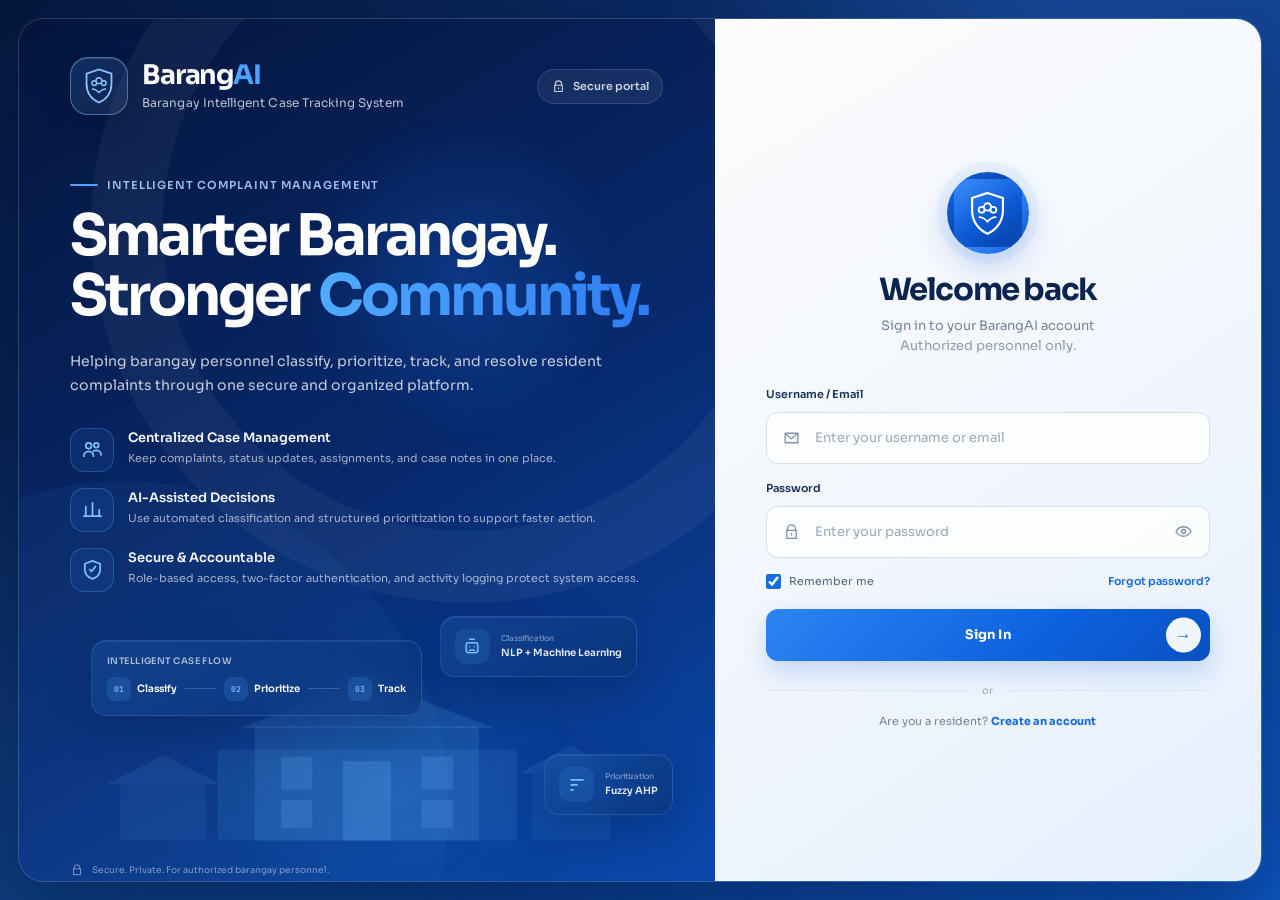
<file: login.html>
<!DOCTYPE html>
<html lang="en">
<head>
<meta charset="UTF-8">
<meta name="viewport" content="width=device-width, initial-scale=1.0, viewport-fit=cover">
<title>BarangAI – Sign In</title>
<link rel="stylesheet" href="styles.css?v=20260828-mobileblank1">
<link rel="stylesheet" href="mobile-responsive.css?v=20260828-mobileblank1">   <!-- ADD THIS LINE -->
<style>
  .auth-switch{text-align:center;margin-top:14px;font-size:12px;color:var(--text3)}
  .auth-switch a{color:var(--blue);cursor:pointer;font-weight:600;text-decoration:none}
  .auth-switch a:hover{text-decoration:underline}
  .auth-msg{margin-top:12px;padding:10px 12px;border-radius:8px;font-size:12px;display:none;line-height:1.5}
  .auth-msg.err{display:block;background:rgba(192,57,43,.12);color:#c0392b}
  .auth-msg.ok{display:block;background:rgba(30,126,52,.12);color:#1e7e34}
  .row2 { display: flex; gap: 12px; width: 100%; box-sizing: border-box; }
  .row2 .field { flex: 1 1 0; min-width: 0; }
  .row2 .field .inp {
  width: 100%; min-width: 0;
  box-sizing: border-box; /* ADD THIS — was missing, causing overflow */
}
  .auth-hidden{display:none !important}

  /* ---- profile modal (added) ---- */
  .pf-overlay{position:fixed;inset:0;background:rgba(15,39,71,.55);display:none;
    align-items:center;justify-content:center;z-index:999;padding:18px}
  .pf-overlay.open{display:flex}
  .pf-card{background:#fff;border-radius:16px;padding:26px;max-width:440px;width:100%;
    box-shadow:0 20px 50px rgba(0,0,0,.25);max-height:92vh;overflow:auto}
  .pf-title{font-size:19px;font-weight:700;color:var(--text1,#1f2a37);margin-bottom:4px}
  .pf-sub{font-size:13px;color:var(--text3,#6b7685);margin-bottom:16px}
  .pf-kv{display:flex;justify-content:space-between;padding:11px 0;border-bottom:1px solid #eef1f6;font-size:14px}
  .pf-kv:last-child{border-bottom:none}
  .pf-kv span:first-child{color:var(--text3,#6b7685)}
  .pf-kv span:last-child{font-weight:600;color:var(--text1,#1f2a37)}
  .pf-row{display:flex;gap:12px}
  .pf-row .field{flex:1}
  .pf-actions{display:flex;gap:10px;margin-top:20px}
  .pf-note{font-size:11px;color:var(--text3,#6b7685);margin-top:12px;line-height:1.5}

  /* ---- 2FA modal ---- */
  .twofa-code{
    width:100%;
    box-sizing:border-box;
    text-align:center;
    font-size:24px;
    letter-spacing:8px;
    font-weight:700;
    padding:12px 14px;
  }
  .twofa-help{
    font-size:12px;
    color:var(--text3,#6b7685);
    line-height:1.6;
    margin:8px 0 14px;
  }
  .twofa-key{
    font-family:monospace;
    font-size:16px;
    font-weight:700;
    letter-spacing:1px;
    word-break:break-word;
    background:#f6f8fb;
    border:1px solid #e3e8ef;
    border-radius:9px;
    padding:13px;
    margin:8px 0 14px;
    user-select:all;
  }
  .twofa-actions{display:flex;gap:10px;margin-top:14px}
  .twofa-actions .btn{flex:1;justify-content:center}
  .recovery-grid{
    display:grid;
    grid-template-columns:1fr 1fr;
    gap:8px;
    margin:12px 0 16px;
  }
  .recovery-code{
    font-family:monospace;
    font-weight:700;
    text-align:center;
    background:#f6f8fb;
    border:1px solid #e3e8ef;
    border-radius:8px;
    padding:9px 6px;
  }
  .twofa-linkbtn{
    width:100%;
    border:0;
    background:transparent;
    color:#2369bd;
    font-weight:700;
    cursor:pointer;
    padding:10px 6px 2px;
    text-align:center;
  }
  .twofa-linkbtn:hover{text-decoration:underline}
  .twofa-warning{
    font-size:12px;
    line-height:1.55;
    padding:10px 12px;
    border-radius:8px;
    background:#fff8df;
    color:#725600;
    margin:10px 0;
  }
  @media(max-width:480px){
    .recovery-grid{grid-template-columns:1fr}
    .twofa-actions{flex-direction:column}
  }

</style>
</head>
<body class="login-page">

<div id="login-screen" class="login-layout">
  <div class="login-shell">

    <!-- ═════════════ LEFT: BARANGAI BRAND / SYSTEM OVERVIEW ═════════════ -->
    <section class="login-hero" aria-label="BarangAI system overview">
      <div class="hero-glow hero-glow-one"></div>
      <div class="hero-glow hero-glow-two"></div>

      <div class="hero-top">
        <div class="hero-brand">
          <div class="hero-logo-mark" aria-hidden="true">
            <svg viewBox="0 0 64 64" focusable="false">
              <path d="M32 4 53 11v17c0 14.1-8.2 25.8-21 31.7C19.2 53.8 11 42.1 11 28V11L32 4Z" fill="none" stroke="currentColor" stroke-width="3"/>
              <path d="M21 37c4.1 0 7.1 1.9 11 6 3.9-4.1 6.9-6 11-6M24 31a4 4 0 1 0 0-8 4 4 0 0 0 0 8Zm16 0a4 4 0 1 0 0-8 4 4 0 0 0 0 8ZM32 28a5 5 0 1 0 0-10 5 5 0 0 0 0 10Z" fill="none" stroke="currentColor" stroke-width="2.5" stroke-linecap="round"/>
            </svg>
          </div>
          <div>
            <div class="hero-logo-text">Barang<span>AI</span></div>
            <div class="hero-logo-sub">Barangay Intelligent Case Tracking System</div>
          </div>
        </div>
        <div class="hero-secure-pill">
          <svg viewBox="0 0 24 24" aria-hidden="true"><path d="M7 10V8a5 5 0 0 1 10 0v2m-11 0h12v10H6V10Zm6 4v2" fill="none" stroke="currentColor" stroke-width="1.8" stroke-linecap="round" stroke-linejoin="round"/></svg>
          Secure portal
        </div>
      </div>

      <div class="hero-content">
        <div class="hero-eyebrow"><span></span> Intelligent complaint management</div>
        <h1 class="hero-title">Smarter Barangay.<br>Stronger <span>Community.</span></h1>
        <p class="hero-desc">
          Helping barangay personnel classify, prioritize, track, and resolve resident complaints through one secure and organized platform.
        </p>

        <div class="hero-features">
          <div class="hero-feature">
            <div class="hero-feature-icon" aria-hidden="true">
              <svg viewBox="0 0 24 24"><path d="M8 11a3 3 0 1 0 0-6 3 3 0 0 0 0 6Zm8-1a2.5 2.5 0 1 0 0-5 2.5 2.5 0 0 0 0 5ZM3 19c0-3.1 2.3-5 5-5s5 1.9 5 5m0-5.2c.8-.5 1.8-.8 2.9-.8 2.8 0 5.1 1.8 5.1 4.7" fill="none" stroke="currentColor" stroke-width="1.8" stroke-linecap="round"/></svg>
            </div>
            <div>
              <div class="hero-feature-title">Centralized Case Management</div>
              <div class="hero-feature-text">Keep complaints, status updates, assignments, and case notes in one place.</div>
            </div>
          </div>

          <div class="hero-feature">
            <div class="hero-feature-icon" aria-hidden="true">
              <svg viewBox="0 0 24 24"><path d="M5 19V9m7 10V5m7 14v-7M3 19h18" fill="none" stroke="currentColor" stroke-width="1.8" stroke-linecap="round"/></svg>
            </div>
            <div>
              <div class="hero-feature-title">AI-Assisted Decisions</div>
              <div class="hero-feature-text">Use automated classification and structured prioritization to support faster action.</div>
            </div>
          </div>

          <div class="hero-feature">
            <div class="hero-feature-icon" aria-hidden="true">
              <svg viewBox="0 0 24 24"><path d="M12 3 20 6v6c0 4.8-2.9 8-8 9.8C6.9 20 4 16.8 4 12V6l8-3Zm-3 9 2 2 4-5" fill="none" stroke="currentColor" stroke-width="1.8" stroke-linecap="round" stroke-linejoin="round"/></svg>
            </div>
            <div>
              <div class="hero-feature-title">Secure &amp; Accountable</div>
              <div class="hero-feature-text">Role-based access, two-factor authentication, and activity logging protect system access.</div>
            </div>
          </div>
        </div>
      </div>

      <!-- Decorative dashboard preview — no fake live statistics -->
      <div class="hero-visual" aria-hidden="true">
        <svg class="barangay-silhouette" viewBox="0 0 820 270" preserveAspectRatio="xMidYMax meet">
          <g fill="currentColor">
            <rect x="210" y="118" width="400" height="122" rx="4" opacity=".12"/>
            <rect x="260" y="87" width="300" height="153" rx="3" opacity=".16"/>
            <path d="M240 90 410 24 580 90Z" opacity=".18"/>
            <rect x="378" y="134" width="64" height="106" opacity=".25"/>
            <rect x="295" y="128" width="42" height="44" opacity=".22"/>
            <rect x="483" y="128" width="42" height="44" opacity=".22"/>
            <rect x="295" y="186" width="42" height="38" opacity=".22"/>
            <rect x="483" y="186" width="42" height="38" opacity=".22"/>
            <rect x="80" y="165" width="115" height="75" opacity=".09"/>
            <path d="M62 165 138 126 214 165Z" opacity=".12"/>
            <rect x="630" y="150" width="105" height="90" opacity=".09"/>
            <path d="M614 150 682 113 750 150Z" opacity=".12"/>
          </g>
        </svg>

        <div class="preview-card preview-flow">
          <div class="preview-card-label">Intelligent case flow</div>
          <div class="flow-steps">
            <div><span>01</span> Classify</div>
            <i></i>
            <div><span>02</span> Prioritize</div>
            <i></i>
            <div><span>03</span> Track</div>
          </div>
        </div>

        <div class="preview-card preview-ai">
          <div class="preview-mini-icon">
            <svg viewBox="0 0 24 24"><path d="M9 4h6m-7 4h8a3 3 0 0 1 3 3v6a3 3 0 0 1-3 3H8a3 3 0 0 1-3-3v-6a3 3 0 0 1 3-3Zm1 5h.01M15 13h.01M9 17h6" fill="none" stroke="currentColor" stroke-width="1.8" stroke-linecap="round"/></svg>
          </div>
          <div><small>Classification</small><strong>NLP + Machine Learning</strong></div>
        </div>

        <div class="preview-card preview-priority">
          <div class="preview-mini-icon">
            <svg viewBox="0 0 24 24"><path d="M4 18h4v2H4v-2Zm0-6h9v2H4v-2Zm0-6h16v2H4V6Z" fill="currentColor"/></svg>
          </div>
          <div><small>Prioritization</small><strong>Fuzzy AHP</strong></div>
        </div>
      </div>

      <div class="hero-footer">
        <svg viewBox="0 0 24 24" aria-hidden="true"><path d="M7 10V8a5 5 0 0 1 10 0v2m-11 0h12v10H6V10Z" fill="none" stroke="currentColor" stroke-width="1.7"/></svg>
        Secure. Private. For authorized barangay personnel.
      </div>
    </section>

    <!-- ═════════════ RIGHT: AUTHENTICATION ═════════════ -->
    <section class="login-form-side">
      <div class="login-form-inner">

        <!-- LOGIN CARD -->
        <div class="auth-card" id="loginCard">
          <div class="auth-mark" aria-hidden="true">
            <svg viewBox="0 0 64 64" focusable="false">
              <path d="M32 4 53 11v17c0 14.1-8.2 25.8-21 31.7C19.2 53.8 11 42.1 11 28V11L32 4Z" fill="none" stroke="currentColor" stroke-width="3"/>
              <path d="M21 37c4.1 0 7.1 1.9 11 6 3.9-4.1 6.9-6 11-6M24 31a4 4 0 1 0 0-8 4 4 0 0 0 0 8Zm16 0a4 4 0 1 0 0-8 4 4 0 0 0 0 8ZM32 28a5 5 0 1 0 0-10 5 5 0 0 0 0 10Z" fill="none" stroke="currentColor" stroke-width="2.5" stroke-linecap="round"/>
            </svg>
          </div>

          <div class="auth-heading">
            <h2>Welcome back</h2>
            <p>Sign in to your BarangAI account<br><span>Authorized personnel only.</span></p>
          </div>

          <div id="loginMsg" class="auth-msg"></div>

          <div class="field auth-field">
            <div class="label">Username / Email</div>
            <div class="auth-input-wrap">
              <span class="auth-input-icon" aria-hidden="true">
                <svg viewBox="0 0 24 24"><path d="M4 6h16v12H4V6Zm1 1 7 6 7-6" fill="none" stroke="currentColor" stroke-width="1.7" stroke-linejoin="round"/></svg>
              </span>
              <input class="inp filled auth-input" id="loginId" type="text" autocomplete="username" placeholder="Enter your username or email">
            </div>
          </div>

          <div class="field auth-field">
            <div class="label">Password</div>
            <div class="auth-input-wrap">
              <span class="auth-input-icon" aria-hidden="true">
                <svg viewBox="0 0 24 24"><path d="M7 10V8a5 5 0 0 1 10 0v2m-11 0h12v10H6V10Zm6 4v2" fill="none" stroke="currentColor" stroke-width="1.7" stroke-linecap="round"/></svg>
              </span>
              <input class="inp filled auth-input has-action" id="loginPw" type="password" autocomplete="current-password" placeholder="Enter your password">
              <button class="auth-input-action" id="toggleLoginPw" type="button" aria-label="Show password" title="Show password">
                <svg class="eye-open" viewBox="0 0 24 24"><path d="M2.5 12s3.5-6 9.5-6 9.5 6 9.5 6-3.5 6-9.5 6-9.5-6-9.5-6Zm9.5 2.5a2.5 2.5 0 1 0 0-5 2.5 2.5 0 0 0 0 5Z" fill="none" stroke="currentColor" stroke-width="1.7"/></svg>
                <svg class="eye-closed" viewBox="0 0 24 24"><path d="m3 3 18 18M10.6 6.2c.5-.1.9-.2 1.4-.2 6 0 9.5 6 9.5 6a17 17 0 0 1-2.1 2.8M6.1 6.1C3.8 7.7 2.5 12 2.5 12s3.5 6 9.5 6c1.5 0 2.8-.4 4-.9M9.9 9.9A2.5 2.5 0 0 0 14.1 14" fill="none" stroke="currentColor" stroke-width="1.7" stroke-linecap="round"/></svg>
              </button>
            </div>
          </div>

          <div class="auth-meta">
            <label class="remember-row">
              <input type="checkbox" checked>
              <span>Remember me</span>
            </label>
            <span class="auth-link" role="button" tabindex="0">Forgot password?</span>
          </div>

          <button class="btn btn-primary auth-submit" id="signInBtn">
            <span>Sign In</span>
            <span class="auth-submit-arrow" aria-hidden="true">→</span>
          </button>

          <div class="auth-divider"><span>or</span></div>

          <div class="auth-switch">Are you a resident? <a id="toSignup">Create an account</a></div>
        </div>

        <!-- SIGN UP CARD -->
        <div class="auth-card auth-card-signup auth-hidden" id="signupCard">
          <div class="auth-mark auth-mark-small" aria-hidden="true">
            <svg viewBox="0 0 24 24"><path d="M12 12a4 4 0 1 0 0-8 4 4 0 0 0 0 8Zm-7 8c0-4 3-6 7-6s7 2 7 6M19 8v6m-3-3h6" fill="none" stroke="currentColor" stroke-width="1.7" stroke-linecap="round"/></svg>
          </div>

          <div class="auth-heading signup-heading">
            <h2>Create resident account</h2>
            <p>Submit complaints and track their progress through BarangAI.</p>
          </div>

          <div id="signupMsg" class="auth-msg"></div>

          <div class="signup-grid">
            <div class="field auth-field signup-span-2">
              <div class="label">Full Name *</div>
              <input class="inp filled auth-input plain" id="su_name" type="text" autocomplete="name" placeholder="Juan Dela Cruz">
            </div>

            <div class="field auth-field">
              <div class="label">Email *</div>
              <input class="inp filled auth-input plain" id="su_email" type="email" autocomplete="email" placeholder="you@example.com">
            </div>

            <div class="field auth-field">
              <div class="label">Barangay *</div>
              <select class="inp sel auth-input plain" id="su_brgy"><option value="">Select your barangay…</option></select>
            </div>

            <div class="field auth-field">
              <div class="label">Password *</div>
              <input class="inp filled auth-input plain" id="su_pw" type="password" autocomplete="new-password" placeholder="Min. 8 characters">
            </div>

            <div class="field auth-field">
              <div class="label">Confirm Password *</div>
              <input class="inp filled auth-input plain" id="su_pw2" type="password" autocomplete="new-password" placeholder="Re-type password">
            </div>

            <div class="field auth-field">
              <div class="label">Phone (optional)</div>
              <input class="inp filled auth-input plain" id="su_phone" type="text" autocomplete="tel" placeholder="09XXXXXXXXX">
            </div>

            <div class="field auth-field">
              <div class="label">Address (optional)</div>
              <input class="inp filled auth-input plain" id="su_addr" type="text" autocomplete="street-address" placeholder="House no., street, purok">
            </div>
          </div>

          <button class="btn btn-primary auth-submit" id="signUpBtn">
            <span>Create Account</span>
            <span class="auth-submit-arrow" aria-hidden="true">→</span>
          </button>

          <div class="auth-switch">Already have an account? <a id="toLogin">Sign in</a></div>
        </div>

      </div>
    </section>
  </div>
</div>


<!-- ════════ TWO-FACTOR AUTHENTICATION MODAL ════════ -->
<div class="pf-overlay" id="twoFactorOverlay">
  <div class="pf-card">

    <!-- Returning administrator: normal TOTP verification -->
    <div id="twofaVerifyView">
      <div class="pf-title">Two-Factor Authentication</div>
      <div class="pf-sub">Enter the 6-digit code shown in your Microsoft Authenticator app.</div>
      <div id="twofaMsg" class="auth-msg"></div>

      <div class="field" style="margin-bottom:12px;">
        <div class="label">Authenticator code</div>
        <input class="inp filled twofa-code" id="twofaCode"
          type="text" inputmode="numeric" autocomplete="one-time-code"
          maxlength="6" placeholder="000000">
      </div>

      <div class="twofa-help">
        Open Microsoft Authenticator and use the current code under your BarangAI account.
        Codes change automatically, so use the newest one shown.
      </div>

      <div class="twofa-actions">
        <button class="btn btn-primary" id="twofaVerifyBtn">Verify &amp; Continue →</button>
        <button class="btn" id="twofaCancelBtn"
          style="border:1px solid #e3e8ef;background:#fff;">Cancel</button>
      </div>

      <button class="twofa-linkbtn" id="useRecoveryBtn" type="button">
        Use a recovery code instead
      </button>
    </div>

    <!-- Recovery-code login -->
    <div id="twofaRecoveryLoginView" class="auth-hidden">
      <div class="pf-title">Use a recovery code</div>
      <div class="pf-sub">
        Enter one of the single-use recovery codes you saved when 2FA was enabled.
      </div>
      <div id="recoveryLoginMsg" class="auth-msg"></div>

      <div class="field" style="margin-bottom:12px;">
        <div class="label">Recovery code</div>
        <input class="inp filled" id="recoveryLoginCode"
          type="text" autocomplete="off" maxlength="11"
          placeholder="ABCDE-12345"
          style="text-transform:uppercase;font-family:monospace;font-weight:700;letter-spacing:1px;">
      </div>

      <div class="twofa-warning">
        Each recovery code works only once. After a successful login, that code is permanently marked as used.
      </div>

      <div class="twofa-actions">
        <button class="btn btn-primary" id="recoveryLoginBtn">
          Use Recovery Code &amp; Continue →
        </button>
        <button class="btn" id="backToAuthenticatorBtn"
          style="border:1px solid #e3e8ef;background:#fff;">
          Back
        </button>
      </div>
    </div>

    <!-- First-time administrator enrollment -->
    <div id="twofaEnrollView" class="auth-hidden">
      <div class="pf-title">Secure your administrator account</div>
      <div class="pf-sub">Two-factor authentication is required before you can access the BarangAI dashboard.</div>
      <div id="enrollMsg" class="auth-msg"></div>

      <div class="twofa-help">
        In Microsoft Authenticator, tap <strong>+</strong> → <strong>Other account</strong> →
        <strong>Enter code manually</strong>. Use the account name and setup key shown below.
      </div>

      <div class="pf-kv"><span>Issuer</span><span id="enrollIssuer">BarangAI</span></div>
      <div class="pf-kv"><span>Account</span><span id="enrollAccount">—</span></div>

      <div class="label" style="margin-top:14px;">Manual setup key</div>
      <div class="twofa-key" id="enrollSetupKey">Generating…</div>

      <div class="twofa-warning">
        Keep this setup key private. Anyone with this key could generate your authentication codes.
      </div>

      <div class="field" style="margin-top:14px;">
        <div class="label">Current 6-digit code</div>
        <input class="inp filled twofa-code" id="enrollCode"
          type="text" inputmode="numeric" autocomplete="one-time-code"
          maxlength="6" placeholder="000000">
      </div>

      <div class="twofa-actions">
        <button class="btn btn-primary" id="enrollVerifyBtn">Verify &amp; Enable 2FA →</button>
        <button class="btn" id="enrollCancelBtn"
          style="border:1px solid #e3e8ef;background:#fff;">Cancel</button>
      </div>
    </div>

    <!-- Recovery codes shown once after successful enrollment -->
    <div id="twofaRecoveryView" class="auth-hidden">
      <div class="pf-title">Save your recovery codes</div>
      <div class="pf-sub">Two-factor authentication is enabled. Save these codes before continuing.</div>

      <div class="twofa-warning">
        Each recovery code can be used only once if you lose access to Microsoft Authenticator.
        BarangAI stores only hashed copies and will not show these exact codes again.
      </div>

      <div class="recovery-grid" id="recoveryCodeList"></div>

      <button class="btn btn-primary"
        style="width:100%;justify-content:center;padding:10px;"
        id="recoverySavedBtn">
        I have saved my recovery codes
      </button>
    </div>

  </div>
</div>

<!-- ════════ PROFILE SETUP MODAL (first login — forced) ════════ -->
<div class="pf-overlay" id="setupOverlay">
  <div class="pf-card">
    <div class="pf-title">Complete your profile</div>
    <div class="pf-sub">Welcome! Please confirm your details before continuing.</div>
    <div id="setupMsg" class="auth-msg"></div>

    <div class="field" style="margin-bottom:12px;">
      <div class="label">Full name *</div>
      <input class="inp filled" id="pf_name" type="text">
    </div>
    <div class="pf-row">
      <div class="field" style="margin-bottom:12px;">
        <div class="label">Email *</div>
        <input class="inp filled" id="pf_email" type="email">
      </div>
      <div class="field" style="margin-bottom:12px;">
        <div class="label">Phone</div>
        <input class="inp filled" id="pf_phone" type="text" placeholder="09XXXXXXXXX">
      </div>
    </div>
    <div class="field" style="margin-bottom:12px;">
      <div class="label">Address</div>
      <input class="inp filled" id="pf_addr" type="text" placeholder="Office / address">
    </div>
    <div class="pf-row">
      <div class="field" style="margin-bottom:12px;">
        <div class="label">Role (assigned — read only)</div>
        <input class="inp filled" id="pf_role" type="text" disabled style="background:#f6f8fb;color:#6b7685;">
      </div>
      <div class="field" style="margin-bottom:12px;">
        <div class="label">New password (optional)</div>
        <input class="inp filled" id="pf_pw" type="password" placeholder="Leave blank to keep">
      </div>
    </div>
    <div class="pf-actions">
      <button class="btn btn-primary" style="flex:1;justify-content:center;padding:10px;" id="pfSaveBtn">Save &amp; continue →</button>
    </div>
    <div class="pf-note">Your role is set by the system and can't be changed here. This prevents anyone from granting themselves admin access.</div>
  </div>
</div>

<!-- ════════ CONFIRM MODAL (returning login) ════════ -->
<div class="pf-overlay" id="confirmOverlay">
  <div class="pf-card">
    <div class="pf-title">You're signing in as</div>
    <div class="pf-sub">Confirm your details to continue.</div>
    <div class="pf-kv"><span>Name</span><span id="cf_name">—</span></div>
    <div class="pf-kv"><span>Email</span><span id="cf_email">—</span></div>
    <div class="pf-kv"><span>Role</span><span id="cf_role">—</span></div>
    <div class="pf-kv"><span>Last login</span><span id="cf_last">—</span></div>
    <div class="pf-actions">
      <button class="btn btn-primary" style="flex:1;justify-content:center;padding:10px;" id="cfConfirmBtn">Confirm &amp; continue →</button>
      <button class="btn" style="justify-content:center;padding:10px 16px;border:1px solid #e3e8ef;background:#fff;" id="cfEditBtn">Edit</button>
    </div>
  </div>
</div>

<script src="js/password-rules.js"></script>
<script>
const AUTH    = 'api/auth.php';
const PROFILE = 'api/profile.php';
const $ = id => document.getElementById(id);

let _redirectTo = 'index.html';   // where to go once the gate passes

function isAdministrativeRole(role){
  return role === 'admin' || role === 'super_admin';
}

function showMsg(elId, type, text){ const el=$(elId); el.className='auth-msg '+type; el.textContent=text; }
function clearMsg(elId){ $(elId).className='auth-msg'; $(elId).textContent=''; }

/* Explain server-forced sign-outs, including live administrator disable. */
(function showAccountNotice(){
  const params = new URLSearchParams(location.search);
  const notice = params.get('notice');
  const messages = {
    account_disabled: 'Your account has been temporarily disabled by a barangay administrator. You cannot submit or track complaints until your account is re-enabled. Please contact your barangay office for assistance.',
    account_pending: 'Your account is awaiting approval from your barangay office. Please check back later.',
    account_unavailable: 'Your account is no longer available. Please contact your barangay office.',
    role_changed: 'Your account access has changed. Please sign in again to continue with your current role.',
    session_expired: 'Your session has ended. Please sign in again.'
  };

  if (notice && messages[notice]) {
    showMsg('loginMsg', 'err', messages[notice]);
    history.replaceState({}, document.title, location.pathname);
  }
})();

$('toSignup').addEventListener('click', function(){
  $('loginCard').classList.add('auth-hidden');
  $('signupCard').classList.remove('auth-hidden');
  loadBarangays();
});
$('toLogin').addEventListener('click', function(){
  $('signupCard').classList.add('auth-hidden');
  $('loginCard').classList.remove('auth-hidden');
});

/* Login password visibility toggle — UI only, no authentication logic changed. */
$('toggleLoginPw').addEventListener('click', function(){
  var input = $('loginPw');
  var showing = input.type === 'text';
  input.type = showing ? 'password' : 'text';
  this.classList.toggle('showing', !showing);
  this.setAttribute('aria-label', showing ? 'Show password' : 'Hide password');
  this.setAttribute('title', showing ? 'Show password' : 'Hide password');
  input.focus();
});

/* ════════ LOGIN + 2FA + PROFILE GATE ════════ */
async function doLogin(){
  clearMsg('loginMsg');

  var id = $('loginId').value.trim();
  var pw = $('loginPw').value;

  if (!id || !pw){
    showMsg('loginMsg','err','Enter your username/email and password.');
    return;
  }

  $('signInBtn').disabled = true;
  $('signInBtn').textContent = 'Signing in…';

  try {
    var res = await fetch(AUTH + '?action=login', {
      method:'POST',
      headers:{'Content-Type':'application/json'},
      credentials:'include',
      body: JSON.stringify({
        identifier:id,
        password:pw,
        remember_me:document.querySelector('#loginCard input[type="checkbox"]').checked
      })
    });

    var data = await res.json();

    if (!data.ok){
      showMsg('loginMsg','err', data.error || 'Login failed.');
      resetSignIn();
      return;
    }

    // Non-administrative users are already fully authenticated
    // by the backend. Admin and Super Admin must complete 2FA.
    if (!isAdministrativeRole(data.role)){
      continueAfterAuthentication(data);
      return;
    }

    // Admin password is only factor #1.
    if (data.requires_2fa === true){

      if (data.enrollment_required === true){
        await openTwoFactorEnrollment();
      } else {
        openTwoFactorVerification();
      }

      return;
    }

    // Defensive fallback if backend ever returns an already-authenticated admin.
    continueAfterAuthentication(data);

  } catch(e){
    showMsg('loginMsg','err','Cannot reach the BarangAI server. Please try again.');
    resetSignIn();
  }
}

function resetSignIn(){
  $('signInBtn').disabled=false;
  $('signInBtn').textContent='Sign In →';
}

function go(){
  // Force a fresh portal document after login/2FA. This prevents iOS Safari
  // from restoring an old hidden admin shell from its back/forward cache.
  const sep = _redirectTo.includes('?') ? '&' : '?';
  location.replace(_redirectTo + sep + '_fresh=' + Date.now());
}

function continueAfterAuthentication(data){

  if (data.role === 'resident'){
    _redirectTo = 'resident.html';
    go();
    return;
  }

  if (data.role === 'admin'){
    _redirectTo = 'index.html';
  }

 if (data.role === 'super_admin'){

  _redirectTo = 'index.html';

  if (Number(data.profile_completed) === 0){
    openSetup();
    return;
  }

  go();
  return;
  }

  if (data.role !== 'admin'){
    showMsg(
      'loginMsg',
      'err',
      'This account role does not have a configured destination.'
    );
    resetSignIn();
    return;
  }

  // Existing Admin profile gate runs only after 2FA succeeds.
  if (Number(data.profile_completed) === 0){
    openSetup();
  } else {
    openConfirm(data.name, data.role, data.last_login);
  }
}

/* ── Normal 2FA verification for enrolled admins ── */
function openTwoFactorVerification(){
  clearMsg('twofaMsg');
  $('twofaCode').value = '';
  $('twofaEnrollView').classList.add('auth-hidden');
  $('twofaRecoveryView').classList.add('auth-hidden');
  $('twofaRecoveryLoginView').classList.add('auth-hidden');
  $('twofaVerifyView').classList.remove('auth-hidden');
  $('twoFactorOverlay').classList.add('open');

  setTimeout(function(){ $('twofaCode').focus(); }, 80);
}

async function verifyTwoFactorLogin(){
  clearMsg('twofaMsg');

  var code = $('twofaCode').value.replace(/\D/g,'');

  if (code.length !== 6){
    showMsg('twofaMsg','err','Enter exactly 6 digits from Microsoft Authenticator.');
    return;
  }

  $('twofaVerifyBtn').disabled = true;
  $('twofaVerifyBtn').textContent = 'Verifying…';

  try {
    var res = await fetch(AUTH + '?action=verify_2fa_login', {
      method:'POST',
      headers:{'Content-Type':'application/json'},
      credentials:'include',
      body:JSON.stringify({code:code})
    });

    var data = await res.json();

    if (!data.ok || !data.authenticated){
      var extra = data.attempts_remaining !== undefined
        ? ' Attempts remaining: ' + data.attempts_remaining + '.'
        : '';
      showMsg('twofaMsg','err',(data.error || 'Verification failed.') + extra);
      $('twofaVerifyBtn').disabled=false;
      $('twofaVerifyBtn').textContent='Verify & Continue →';
      $('twofaCode').select();
      return;
    }

    $('twoFactorOverlay').classList.remove('open');
    $('twofaVerifyBtn').disabled=false;
    $('twofaVerifyBtn').textContent='Verify & Continue →';
    resetSignIn();

    continueAfterAuthentication(data);

  } catch(e){
    showMsg('twofaMsg','err','Cannot verify the authenticator code right now.');
    $('twofaVerifyBtn').disabled=false;
    $('twofaVerifyBtn').textContent='Verify & Continue →';
  }
}


/* ── Recovery-code login for enrolled admins ── */
function openRecoveryLogin(){
  clearMsg('recoveryLoginMsg');
  $('recoveryLoginCode').value = '';
  $('twofaVerifyView').classList.add('auth-hidden');
  $('twofaEnrollView').classList.add('auth-hidden');
  $('twofaRecoveryView').classList.add('auth-hidden');
  $('twofaRecoveryLoginView').classList.remove('auth-hidden');

  setTimeout(function(){ $('recoveryLoginCode').focus(); }, 80);
}

function backToAuthenticator(){
  clearMsg('twofaMsg');
  $('twofaRecoveryLoginView').classList.add('auth-hidden');
  $('twofaVerifyView').classList.remove('auth-hidden');
  $('twofaCode').value = '';
  setTimeout(function(){ $('twofaCode').focus(); }, 80);
}

async function verifyRecoveryLogin(){
  clearMsg('recoveryLoginMsg');

  var recoveryCode = $('recoveryLoginCode').value.trim();

  if (!recoveryCode){
    showMsg('recoveryLoginMsg','err','Enter one of your saved recovery codes.');
    return;
  }

  $('recoveryLoginBtn').disabled = true;
  $('recoveryLoginBtn').textContent = 'Checking…';

  try {
    var res = await fetch(AUTH + '?action=verify_2fa_recovery', {
      method:'POST',
      headers:{'Content-Type':'application/json'},
      credentials:'include',
      body:JSON.stringify({recovery_code:recoveryCode})
    });

    var data = await res.json();

    if (!data.ok || !data.authenticated){
      var extra = data.attempts_remaining !== undefined
        ? ' Attempts remaining: ' + data.attempts_remaining + '.'
        : '';

      showMsg(
        'recoveryLoginMsg',
        'err',
        (data.error || 'Recovery-code login failed.') + extra
      );

      $('recoveryLoginBtn').disabled = false;
      $('recoveryLoginBtn').textContent = 'Use Recovery Code & Continue →';
      $('recoveryLoginCode').select();
      return;
    }

    $('recoveryLoginCode').value = '';
    $('twoFactorOverlay').classList.remove('open');
    $('recoveryLoginBtn').disabled = false;
    $('recoveryLoginBtn').textContent = 'Use Recovery Code & Continue →';
    resetSignIn();

    if (
      data.recovery_codes_remaining !== undefined &&
      Number(data.recovery_codes_remaining) <= 2
    ){
      sessionStorage.setItem(
        'barangaiRecoveryWarning',
        'Only ' + data.recovery_codes_remaining +
        ' unused 2FA recovery code(s) remain.'
      );
    }

    continueAfterAuthentication(data);

  } catch(e){
    showMsg(
      'recoveryLoginMsg',
      'err',
      'Cannot verify the recovery code right now.'
    );
    $('recoveryLoginBtn').disabled = false;
    $('recoveryLoginBtn').textContent = 'Use Recovery Code & Continue →';
  }
}

/* ── First-time admin enrollment ── */
async function openTwoFactorEnrollment(){
  clearMsg('enrollMsg');

  $('twofaVerifyView').classList.add('auth-hidden');
  $('twofaRecoveryView').classList.add('auth-hidden');
  $('twofaEnrollView').classList.remove('auth-hidden');

  $('enrollSetupKey').textContent = 'Generating…';
  $('enrollAccount').textContent = '—';
  $('enrollIssuer').textContent = 'BarangAI';
  $('enrollCode').value = '';
  $('twoFactorOverlay').classList.add('open');

  try {
    var res = await fetch(AUTH + '?action=begin_2fa_enrollment', {
      method:'POST',
      headers:{'Content-Type':'application/json'},
      credentials:'include',
      body:JSON.stringify({})
    });

    var data = await res.json();

    if (!data.ok || !data.enrollment_ready){
      showMsg('enrollMsg','err',data.error || 'Could not begin 2FA setup.');
      $('enrollSetupKey').textContent = 'Unavailable';
      return;
    }

    $('enrollIssuer').textContent = data.issuer || 'BarangAI';
    $('enrollAccount').textContent = data.account || '—';
    $('enrollSetupKey').textContent = data.setup_key || '—';

  } catch(e){
    showMsg('enrollMsg','err','Could not generate the authenticator setup key.');
    $('enrollSetupKey').textContent = 'Unavailable';
  }
}

async function verifyAndActivateEnrollment(){
  clearMsg('enrollMsg');

  var code = $('enrollCode').value.replace(/\D/g,'');

  if (code.length !== 6){
    showMsg('enrollMsg','err','Enter exactly 6 digits from Microsoft Authenticator.');
    return;
  }

  $('enrollVerifyBtn').disabled=true;
  $('enrollVerifyBtn').textContent='Verifying…';

  try {
    // 1) Prove Microsoft Authenticator and BarangAI have the same secret.
    var verifyRes = await fetch(AUTH + '?action=verify_2fa_enrollment_code', {
      method:'POST',
      headers:{'Content-Type':'application/json'},
      credentials:'include',
      body:JSON.stringify({code:code})
    });

    var verifyData = await verifyRes.json();

    if (!verifyData.ok || !verifyData.verification_passed){
      showMsg('enrollMsg','err',verifyData.error || 'Authenticator code is invalid or expired.');
      $('enrollVerifyBtn').disabled=false;
      $('enrollVerifyBtn').textContent='Verify & Enable 2FA →';
      $('enrollCode').select();
      return;
    }

    $('enrollVerifyBtn').textContent='Enabling 2FA…';

    // 2) Encrypt/store the secret and generate one-time recovery codes.
    var activateRes = await fetch(AUTH + '?action=activate_2fa', {
      method:'POST',
      headers:{'Content-Type':'application/json'},
      credentials:'include',
      body:JSON.stringify({})
    });

    var activateData = await activateRes.json();

    if (!activateData.ok || !activateData.two_factor_enabled){
      showMsg('enrollMsg','err',activateData.error || 'Could not activate 2FA.');
      $('enrollVerifyBtn').disabled=false;
      $('enrollVerifyBtn').textContent='Verify & Enable 2FA →';
      return;
    }

    showRecoveryCodes(activateData.recovery_codes || []);

  } catch(e){
    showMsg('enrollMsg','err','Could not complete 2FA enrollment.');
    $('enrollVerifyBtn').disabled=false;
    $('enrollVerifyBtn').textContent='Verify & Enable 2FA →';
  }
}

function showRecoveryCodes(codes){
  $('twofaEnrollView').classList.add('auth-hidden');
  $('twofaVerifyView').classList.add('auth-hidden');
  $('twofaRecoveryView').classList.remove('auth-hidden');

  var list = $('recoveryCodeList');
  list.innerHTML = '';

  codes.forEach(function(code){
    var div = document.createElement('div');
    div.className = 'recovery-code';
    div.textContent = code;
    list.appendChild(div);
  });
}

async function cancelTwoFactor(){
  try {
    await fetch(AUTH + '?action=logout', {credentials:'include'});
  } catch(e){}

  $('twoFactorOverlay').classList.remove('open');
  $('twofaCode').value = '';
  $('recoveryLoginCode').value = '';
  $('enrollCode').value = '';
  $('loginPw').value = '';
  resetSignIn();
}

$('useRecoveryBtn').addEventListener('click', openRecoveryLogin);
$('backToAuthenticatorBtn').addEventListener('click', backToAuthenticator);
$('recoveryLoginBtn').addEventListener('click', verifyRecoveryLogin);
$('recoveryLoginCode').addEventListener('keydown', function(e){
  if (e.key === 'Enter') verifyRecoveryLogin();
});

$('twofaVerifyBtn').addEventListener('click', verifyTwoFactorLogin);
$('twofaCode').addEventListener('keydown', function(e){
  if (e.key === 'Enter') verifyTwoFactorLogin();
});

$('twofaCancelBtn').addEventListener('click', cancelTwoFactor);
$('enrollCancelBtn').addEventListener('click', cancelTwoFactor);

$('enrollVerifyBtn').addEventListener('click', verifyAndActivateEnrollment);
$('enrollCode').addEventListener('keydown', function(e){
  if (e.key === 'Enter') verifyAndActivateEnrollment();
});

$('recoverySavedBtn').addEventListener('click', function(){
  // activate_2fa intentionally clears authentication state.
  // The admin signs in again, now using password + Authenticator code.
  $('twoFactorOverlay').classList.remove('open');
  $('twofaRecoveryView').classList.add('auth-hidden');
  $('twofaVerifyView').classList.remove('auth-hidden');
  $('loginPw').value = '';
  showMsg('loginMsg','ok','2FA enabled successfully. Sign in again using your password and Microsoft Authenticator code.');
  resetSignIn();
});

/* ---- Confirm modal (returning admin) ---- */
function openConfirm(name, role, lastLogin){
  $('cf_name').textContent  = name || '—';
  $('cf_role').textContent =
  role === 'super_admin' ? 'Super Administrator' :
  role === 'admin'       ? 'Administrator' :
                           (role || '—');
  $('cf_last').textContent  = lastLogin
      ? new Date(String(lastLogin).replace(' ','T')).toLocaleString()
      : 'First login';
  // email comes from get_profile so the confirm card is fully populated
  fetchProfile().then(function(p){
    $('cf_email').textContent = p && p.email ? p.email : '—';
  });
  $('confirmOverlay').classList.add('open');
}
$('cfConfirmBtn').addEventListener('click', go);
$('cfEditBtn').addEventListener('click', function(){
  $('confirmOverlay').classList.remove('open');
  openSetup();
});

/* ---- Setup modal (first login or "Edit") ---- */
async function fetchProfile(){
  try {
    var res = await fetch(PROFILE + '?action=get_profile', {credentials:'include'});
    var data = await res.json();
    return data.ok ? data.profile : null;
  } catch(e){ return null; }
}
async function openSetup(){
  var p = await fetchProfile();
  if (p){
    $('pf_name').value  = p.full_name || '';
    $('pf_email').value = p.email     || '';
    $('pf_phone').value = p.phone     || '';
    $('pf_addr').value  = p.address   || '';
    $('pf_role').value =
    p.role === 'super_admin' ? 'Super Administrator' :
    p.role === 'admin'       ? 'Administrator' :
                             (p.role || '');
  }
  $('confirmOverlay').classList.remove('open');
  $('setupOverlay').classList.add('open');
  resetSignIn();
}
$('pfSaveBtn').addEventListener('click', async function(){
  clearMsg('setupMsg');
  var name  = $('pf_name').value.trim();
  var email = $('pf_email').value.trim();
  var pfPw  = $('pf_pw').value;
  if (!name || !email){ showMsg('setupMsg','err','Name and email are required.'); return; }
  if (pfPw){
    var pfPwErr = passwordStrengthError(pfPw);
    if (pfPwErr){ showMsg('setupMsg','err',pfPwErr); return; }
  }
  $('pfSaveBtn').disabled = true; $('pfSaveBtn').textContent = 'Saving…';
  try {
    var res = await fetch(PROFILE + '?action=update_profile', {
      method:'POST', headers:{'Content-Type':'application/json'}, credentials:'include',
      body: JSON.stringify({
        action:'update_profile',
        full_name:name, email:email,
        phone:$('pf_phone').value.trim(),
        address:$('pf_addr').value.trim(),
        password:$('pf_pw').value || ''
      })
    });
    var data = await res.json();
    if (!data.ok){
      showMsg('setupMsg','err', data.error || 'Could not save.');
      $('pfSaveBtn').disabled=false; $('pfSaveBtn').textContent='Save & continue →';
      return;
    }
    go();   // profile_completed is now 1 server-side
  } catch(e){
    showMsg('setupMsg','err','Cannot reach server.');
    $('pfSaveBtn').disabled=false; $('pfSaveBtn').textContent='Save & continue →';
  }
});

$('signInBtn').addEventListener('click', doLogin);
$('loginPw').addEventListener('keydown', function(e){ if(e.key==='Enter') doLogin(); });

/* ════════ SIGNUP (unchanged) ════════ */
var barangaysLoaded = false;
async function loadBarangays(){
  if (barangaysLoaded) return;
  try {
    var res = await fetch(AUTH + '?action=barangays');
    var data = await res.json();
    if (data.ok){
      var sel = $('su_brgy');
      data.barangays.forEach(function(b){
        var o=document.createElement('option'); o.value=b.id; o.textContent=b.name; sel.appendChild(o);
      });
      barangaysLoaded = true;
    }
  } catch(e){ showMsg('signupMsg','err','Could not load barangay list.'); }
}
async function doSignup(){
  clearMsg('signupMsg');
  var name=$('su_name').value.trim(), email=$('su_email').value.trim(),
      brgy=$('su_brgy').value, pw=$('su_pw').value, pw2=$('su_pw2').value,
      phone=$('su_phone').value.trim(), addr=$('su_addr').value.trim();
  if (!name||!email||!brgy){ showMsg('signupMsg','err','Fill in name, email, and barangay.'); return; }
  var pwErr = passwordStrengthError(pw);
  if (pwErr){ showMsg('signupMsg','err',pwErr); return; }
  if (pw!==pw2){ showMsg('signupMsg','err','Passwords do not match.'); return; }
  $('signUpBtn').disabled=true; $('signUpBtn').textContent='Creating account…';
  try {
    var res = await fetch(AUTH+'?action=signup',{
      method:'POST',headers:{'Content-Type':'application/json'},
      body:JSON.stringify({full_name:name,email:email,barangay_id:brgy,password:pw,phone:phone,address:addr})
    });
    var data = await res.json();
    if (data.ok){
      showMsg('signupMsg','ok','Account created! Redirecting to sign in…');
      var e2=email;
      setTimeout(function(){ $('toLogin').click(); $('loginId').value=e2;
        $('signUpBtn').disabled=false; $('signUpBtn').textContent='Create Account →'; },1300);
    } else {
      showMsg('signupMsg','err', data.error||'Sign up failed.');
      $('signUpBtn').disabled=false; $('signUpBtn').textContent='Create Account →';
    }
  } catch(e){
    showMsg('signupMsg','err','Cannot reach server.');
    $('signUpBtn').disabled=false; $('signUpBtn').textContent='Create Account →';
  }
}
$('signUpBtn').addEventListener('click', doSignup);
</script>
</body>
</html>
</file>
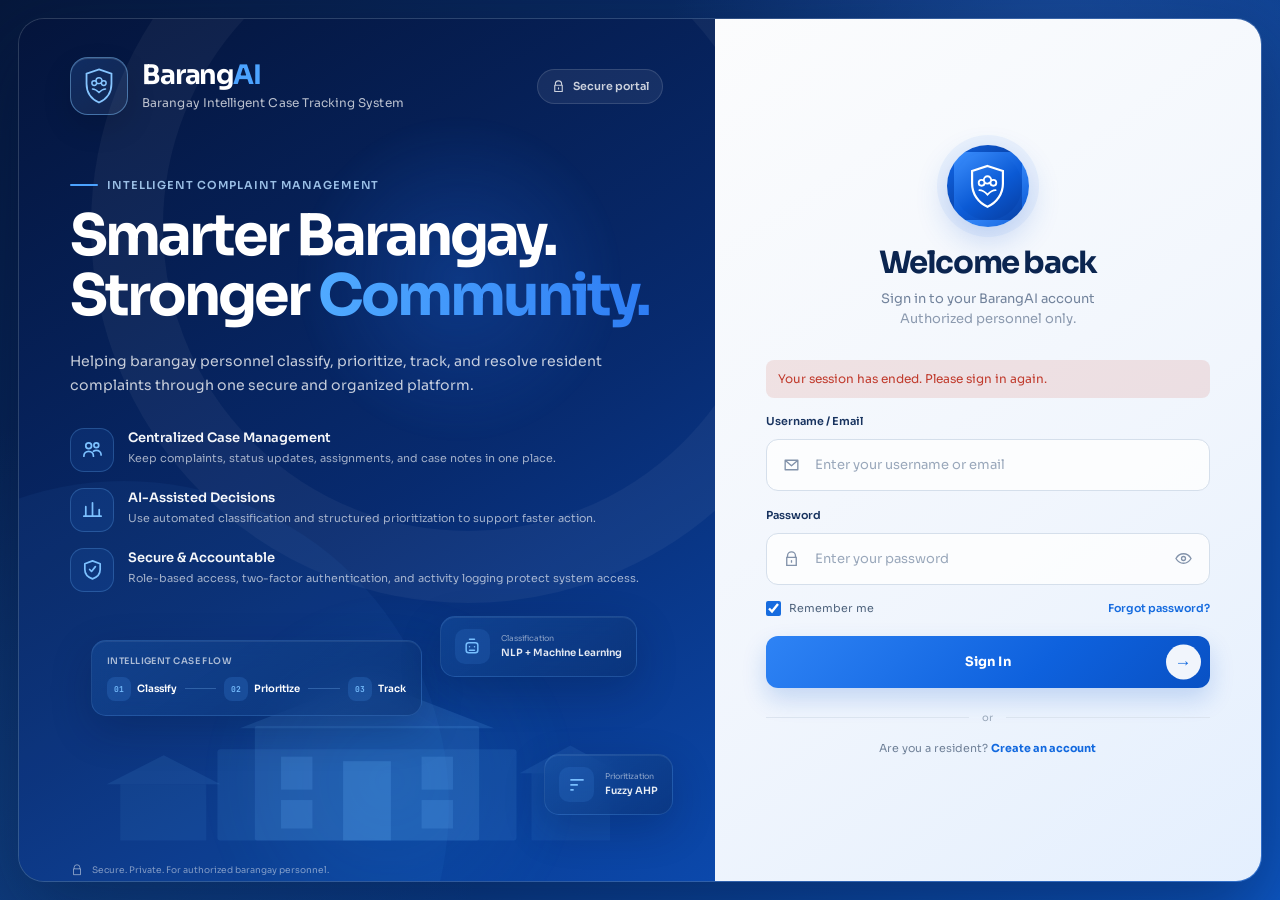
<file: resident.html>
<!DOCTYPE html>
<html lang="en">
<head>
<meta charset="UTF-8">
<meta name="viewport" content="width=device-width, initial-scale=1.0, viewport-fit=cover">
<meta http-equiv="Cache-Control" content="no-store, no-cache, must-revalidate, max-age=0">
<meta http-equiv="Pragma" content="no-cache">
<meta http-equiv="Expires" content="0">
<title>BarangAI – Resident Portal</title>
<link rel="stylesheet" href="styles.css?v=20260828-timeline1">
<link rel="stylesheet" href="mobile-responsive.css?v=20260828-timeline1"> 

<style>
  html { background: var(--bg, #f4f6fa); }
  body.resident-page {
    background: var(--bg, #f4f6fa);
    margin: 0;
    width: 100%;
    min-height: 100vh;
    min-height: 100dvh;
    height: auto;
    overflow-x: hidden;
    overflow-y: auto;
  }

  /* ── TOP HEADER ── */
  .res-header {
    background: var(--surface, #fff);
    border-bottom: 1px solid var(--border, #e5e8ed);
    padding: 0 32px;
    height: 58px;
    display: flex;
    align-items: center;
    gap: 14px;
    position: sticky;
    top: 0;
    z-index: 100;
    box-shadow: 0 2px 8px rgba(0,0,0,.06);
  }
  .res-logo { font-size: 21px; font-weight: 800; color: var(--text, #1a202c); }
  .res-logo span { color: var(--blue, #2f6fed); }
  .res-pill {
    background: var(--sky-light, #eef4ff);
    color: var(--blue, #2f6fed);
    font-size: 11px; font-weight: 700;
    padding: 3px 10px; border-radius: 20px;
  }
  .res-right { margin-left: auto; display: flex; align-items: center; gap: 12px; }
  .res-user-info { text-align: right; }
  .res-user-name { font-size: 13px; font-weight: 700; color: var(--text, #1a202c); }
  .res-user-brgy { font-size: 11px; color: var(--text3, #9aa3af); }
  .res-avatar {
    width: 34px; height: 34px; border-radius: 50%;
    background: var(--blue, #2f6fed); color: #fff;
    display: flex; align-items: center; justify-content: center;
    font-size: 13px; font-weight: 700;
  }
  .res-signout {
    font-size: 12px; color: var(--text3, #9aa3af); cursor: pointer;
    padding: 6px 13px; border-radius: 8px;
    border: 1px solid var(--border, #e5e8ed); background: none;
    transition: color .15s, border-color .15s;
  }
  .res-signout:hover { color: #c53030; border-color: #c53030; }

  /* ── NAV TABS (Submit / My Complaints) ── */
  .res-nav {
    max-width: 700px; margin: 26px auto 0; padding: 0 24px;
    display: flex; gap: 8px;
  }
  .res-nav-btn {
    flex: 1; text-align: center; cursor: pointer;
    padding: 11px; border-radius: 10px; font-size: 13px; font-weight: 600;
    border: 1px solid var(--border, #e5e8ed); background: var(--surface, #fff);
    color: var(--text2, #4a6080); transition: all .15s;
  }
  .res-nav-btn.active {
    background: var(--blue, #2f6fed); color: #fff; border-color: var(--blue, #2f6fed);
  }

  /* ── BODY ── */
  .res-body { max-width: 700px; margin: 22px auto 80px; padding: 0 24px; }

  .res-welcome { margin-bottom: 22px; }
  .res-welcome-title { font-size: 22px; font-weight: 800; color: var(--text, #1a202c); margin-bottom: 3px; }
  .res-welcome-sub { font-size: 13px; color: var(--text3, #9aa3af); }

  /* ── FORM ROW ── */
  .frow { display: flex; gap: 14px; margin-top: 14px; }
  .frow .field { flex: 1; margin: 0; }
  .field { margin-top: 14px; }

  .anon-note { font-size: 11px; color: var(--text3, #9aa3af); margin-top: 5px; }

  /* ── AI CLASSIFYING INDICATOR ── */
  .ai-hint {
    display: none; margin-top: 10px; padding: 8px 12px;
    background: var(--sky-light, #eef4ff); border-radius: 8px;
    font-size: 12px; color: var(--blue, #1E5FA8);
  }
  .ai-hint.show { display: block; }

  /* ── MESSAGE BANNER ── */
  .res-msg { margin-bottom: 14px; padding: 11px 14px; border-radius: 9px; font-size: 13px; display: none; }
  .res-msg.err { display: block; background: rgba(197,48,48,.10); color: #c53030; }
  .res-msg.ok  { display: block; background: rgba(39,103,73,.10); color: #276749; }

  /* ── SUCCESS SCREEN ── */
  .res-success { text-align: center; padding: 52px 32px; }
  .res-success-icon  { font-size: 60px; margin-bottom: 18px; }
  .res-success-title { font-size: 22px; font-weight: 800; color: var(--green, #38a169); margin-bottom: 8px; }
  .res-success-ref   {
    display: inline-block;
    background: var(--sky-light, #eef4ff); color: var(--blue, #2f6fed);
    font-size: 15px; font-weight: 700; padding: 8px 20px; border-radius: 10px;
    margin-bottom: 12px; letter-spacing: .5px;
  }
  .res-success-cat {
    display: inline-block; margin-left: 8px;
    background: var(--bg2, #e8edf3); color: var(--text2, #4a6080);
    font-size: 12px; font-weight: 600; padding: 4px 12px; border-radius: 6px;
  }
  .res-success-sub { font-size: 13px; color: var(--text3, #9aa3af); margin-bottom: 28px; line-height: 1.7; }

  /* ── MY COMPLAINTS LIST ── */
  .rc-card {
    border: 1px solid var(--border, #e5e8ed); border-radius: 12px;
    padding: 16px 18px; margin-bottom: 14px; background: var(--surface, #fff);
  }
  .rc-top { display: flex; align-items: center; gap: 10px; margin-bottom: 8px; flex-wrap: wrap; }
  .rc-id { font-family: var(--mono, monospace); font-size: 13px; font-weight: 700; color: var(--text, #1a202c); }
  .rc-date { font-size: 11px; color: var(--text3, #9aa3af); margin-left: auto; }
  .rc-desc { font-size: 13px; color: var(--text2, #4a6080); line-height: 1.6; margin-bottom: 12px; }
  .rc-meta { font-size: 11px; color: var(--text3, #9aa3af); margin-bottom: 14px; }
  .rc-meta b { color: var(--text2, #4a6080); }
  .rc-timebox {
    display:grid; grid-template-columns:1fr 1fr; gap:10px; margin:12px 0 16px;
  }
  .rc-timeitem {
    background:linear-gradient(135deg, rgba(232,244,255,.78), rgba(240,252,249,.78));
    border:1px solid rgba(85,145,205,.18); border-radius:10px; padding:10px 12px;
  }
  .rc-time-label { font-size:9px; font-weight:800; letter-spacing:.06em; text-transform:uppercase; color:var(--text3,#8292aa); margin-bottom:3px; }
  .rc-time-value { font-size:11px; font-weight:700; color:var(--text2,#425b7d); line-height:1.45; }
  .rc-time-zone { font-size:9px; color:var(--text3,#8796aa); margin-top:2px; }

  /* progress steps */
  .rc-steps { display: flex; align-items: center; }
  .rc-step { flex: 1; text-align: center; position: relative; }
  .rc-step-dot {
    width: 22px; height: 22px; border-radius: 50%; margin: 0 auto 5px;
    display: flex; align-items: center; justify-content: center;
    font-size: 11px; font-weight: 700;
    background: var(--bg2, #e8edf3); color: var(--text3, #9aa3af);
  }
  .rc-step.done .rc-step-dot { background: var(--green, #38a169); color: #fff; }
  .rc-step.cur  .rc-step-dot { background: var(--blue, #2f6fed); color: #fff; }
  .rc-step.closed .rc-step-dot { background: #8A9BB0; color: #fff; }
  .rc-step-lbl { font-size: 9.5px; color: var(--text3, #9aa3af); font-weight: 700; }
  .rc-step.done .rc-step-lbl, .rc-step.cur .rc-step-lbl { color: var(--text2, #4a6080); }
  .rc-step-time { font-size:8.5px; line-height:1.35; color:var(--text3,#8796aa); margin-top:4px; min-height:24px; }
  .rc-step-time strong { display:block; color:var(--text2,#4a6080); font-weight:700; }
  .rc-line { flex: 0 0 auto; height: 2px; width: 18px; background: var(--border, #e5e8ed); margin-bottom: 42px; }
  .rc-line.done { background: var(--green, #38a169); }

  .rc-empty { text-align: center; padding: 50px 20px; color: var(--text3, #9aa3af); }
  .rc-empty-icon { font-size: 44px; margin-bottom: 12px; }
  @media (max-width:700px){
    .rc-timebox{grid-template-columns:1fr;}
    .rc-steps{display:grid;grid-template-columns:1fr;gap:10px;align-items:start;}
    .rc-line{display:none;}
    .rc-step{text-align:left;display:grid;grid-template-columns:30px 1fr;column-gap:8px;align-items:start;}
    .rc-step-dot{grid-row:1 / span 2;margin:0;}
    .rc-step-time{min-height:0;margin-top:2px;}
  }
</style>
</head>
<body class="resident-page">

<!-- ═══════ HEADER ═══════ -->
<div class="res-header">
  <div class="res-logo">Barang<span>AI</span></div>
  <div class="res-pill">Resident Portal</div>
  <div class="res-right">
    <div class="res-user-info">
      <div class="res-user-name" id="resName">Loading…</div>
      <div class="res-user-brgy" id="resBrgy"></div>
    </div>
    <div class="res-avatar" id="resAvatar">…</div>
    <button class="res-signout" onclick="doLogout()">Sign Out</button>
  </div>
</div>

<!-- ═══════ RESIDENT HERO ═══════ -->
<section class="resident-hero">
  <div class="resident-hero-inner">
    <div class="resident-hero-copy">
      <div class="resident-hero-kicker">👋 Welcome back,</div>
      <h1><span id="residentHeroName">Resident</span>!</h1>
      <p>We're here to help keep our barangay a better place to live. Submit a complaint or track updates — together, we create change.</p>
      <div class="resident-benefits">
        <div class="resident-benefit"><span>📄</span><div><b>Easy to Submit</b><small>Quick and simple complaint form</small></div></div>
        <div class="resident-benefit"><span>🔄</span><div><b>Track Updates</b><small>Monitor status in real time</small></div></div>
        <div class="resident-benefit"><span>🤝</span><div><b>Stronger Community</b><small>Your voice builds a better barangay</small></div></div>
      </div>
    </div>

    <div class="resident-scene" aria-hidden="true">
      <div class="scene-sun"></div>
      <div class="scene-cloud sc1"></div>
      <div class="scene-cloud sc2"></div>
      <div class="scene-bird b1">⌁</div>
      <div class="scene-bird b2">⌁</div>
      <div class="scene-tree tree-a"><i></i><b></b></div>
      <div class="scene-tree tree-b"><i></i><b></b></div>
      <div class="resident-hall">
        <div class="resident-flag"></div>
        <div class="resident-roof"></div>
        <div class="resident-hall-sign">BARANGAY HALL</div>
        <div class="resident-hall-body"><i></i><i></i><i></i><i></i><i></i></div>
        <div class="resident-hall-steps"></div>
      </div>
      <div class="scene-hill hill-a"></div>
      <div class="scene-hill hill-b"></div>
    </div>
  </div>
</section>

<!-- ═══════ WORKSPACE ═══════ -->
<div class="resident-workspace">
  <div class="res-nav">
    <div class="res-nav-btn active" id="nav-submit" onclick="showView('submit')">＋ Submit a Complaint</div>
    <div class="res-nav-btn" id="nav-track" onclick="showView('track')">📋 My Complaints</div>
  </div>

  <!-- ═══════ BODY ═══════ -->
  <div class="res-body">

    <!-- ── COMPLAINT FORM ── -->
    <div id="formView">
      <div class="resident-form-grid">
        <div class="resident-form-main">
          <div class="res-welcome">
            <div class="res-welcome-icon">📝</div>
            <div>
              <div class="res-welcome-title">Submit a Complaint</div>
              <div class="res-welcome-sub">Fill out the form below. Your complaint will be sent to your barangay officials for review.</div>
            </div>
          </div>

          <div class="card resident-form-card">
            <div class="card-body">
        <div id="formMsg" class="res-msg"></div>

        <div class="frow date-time-row">
          <div class="field">
            <div class="label">Date of Incident <span>*</span></div>
            <input class="inp" id="f_date" type="date">
          </div>
          <div class="field">
            <div class="label">Time of Incident</div>
            <input class="inp" id="f_time" type="time">
          </div>
        </div>

        <div class="field">
          <div class="label">Location / Address <span>*</span></div>
          <input class="inp" id="f_location" placeholder="e.g. Near Purok 3, beside basketball court">
        </div>

        <div class="field">
          <div class="label">Complaint Description <span>*</span></div>
          <textarea class="inp ta" id="f_desc" rows="6"
            placeholder="Describe what happened in detail. The AI system will automatically classify your complaint into the correct category."></textarea>
          <div class="ai-hint" id="aiHint">🤖 AI will classify this complaint automatically on submit.</div>
        </div>

        <div class="frow">
          <div class="field">
            <div class="label">Your Name (optional)</div>
            <input class="inp" id="f_name" placeholder="Leave blank to file anonymously">
            <div class="anon-note">🔒 Your identity is kept confidential. Anonymous filing is allowed.</div>
          </div>
          <div class="field">
            <div class="label">No. of Affected Persons</div>
            <input class="inp" id="f_affected" type="number" min="1" placeholder="e.g. 3">
          </div>
        </div>

        <!-- Honeypot: invisible to real residents, catches automated bot spam.
             Left as a normal-looking field name so bots can't easily tell it's a trap. -->
        <div style="position:absolute; left:-9999px; top:-9999px;" aria-hidden="true">
          <input type="text" id="f_website" name="website" tabindex="-1" autocomplete="off">
        </div>

        <div style="margin-top:24px;">
          <button class="btn btn-primary" id="submitBtn"
            style="width:100%;justify-content:center;padding:13px;font-size:15px;">
            Submit Complaint →
          </button>
        </div>
            </div>
          </div>
        </div>

        <aside class="resident-tip-panel">
          <div class="tip-panel-title">Please provide accurate details</div>
          <div class="tip-divider"></div>
          <div class="tip-item"><span>📍</span><div><b>Be specific with location</b><p>Include landmarks or nearby places to help us identify the issue.</p></div></div>
          <div class="tip-item"><span>📷</span><div><b>Add important details</b><p>Explain what happened, when it happened, and how often it occurs.</p></div></div>
          <div class="tip-item"><span>👥</span><div><b>Help your community</b><p>Clear information helps officials take faster and more effective action.</p></div></div>
          <div class="tip-community-art" aria-hidden="true"><span>👩</span><span>👨‍🦳</span><span>👨</span><span>👩‍🦱</span><span>🧒</span></div>
        </aside>
      </div>
    </div>

    <!-- ── SUCCESS SCREEN ── -->
  <div id="successView" class="card" style="display:none;">
    <div class="res-success">
      <div class="res-success-icon">✅</div>
      <div class="res-success-title">Complaint Submitted!</div>
      <div style="margin-bottom:12px;">
        <span class="res-success-ref" id="successRef">RES-2026-00001</span>
        <span class="res-success-cat" id="successCat">Classification Pending Verification</span>
      </div>
      <div class="res-success-sub">
        Your complaint has been received. Its AI-proposed category is pending verification by an Admin or Super Admin.<br>
        Please save your <strong>complaint number</strong> above for future reference.<br>
        Barangay officials will review and act on it as soon as possible.
      </div>
      <button class="btn btn-primary" style="justify-content:center;padding:10px 32px;"
        onclick="resetForm()">
        + Submit Another Complaint
      </button>
    </div>
  </div>

  <!-- ── MY COMPLAINTS (tracking) ── -->
  <div id="trackView" style="display:none;">
    <div class="res-welcome">
      <div class="res-welcome-title">My Complaints</div>
      <div class="res-welcome-sub">Track the status and progress of the complaints you submitted.</div>
    </div>
    <div id="trackList">
      <div class="rc-empty">
        <div class="rc-empty-icon">⏳</div>
        Loading your complaints…
      </div>
    </div>
  </div>

</div><!-- /res-body -->
</div><!-- /resident-workspace -->

<!-- load classifier scripts (same ones used by admin dashboard) -->
<script src="js/data.js"></script>
<script src="js/dataset.js"></script>
<script src="js/classifier.js?v=20260828-fastload1"></script>
<script src="js/mobile.js?v=20260811-mobile3"></script>   <!-- ADD THIS LINE -->

<script>
const AUTH_API = 'api/auth.php';
const SUB_API  = 'api/submit_complaint.php';
let RESIDENT_RUNTIME_SETTINGS = { auto_classify: true, allow_anonymous: true };

// Live tracker state. Only a tiny sync token is polled; the full complaint
// list is fetched again only when this resident's records actually change.
let _complaintSyncTimer = null;
let _complaintSyncBusy = false;
let _lastComplaintSyncStamp = null;
const COMPLAINT_SYNC_INTERVAL_MS = 5000;

/* ── live resident account guard ────────────────────────────────
   A resident may be disabled by an administrator on another device.
   Poll the authoritative server session/account state while this portal
   is open. Server APIs independently enforce the same rule, so even the
   short interval between checks cannot be used to submit a complaint.
──────────────────────────────────────────────────────────────── */
let _accountGuardTimer = null;
let _accountGuardBusy  = false;

function redirectForAccountState(reason){
  const known = ['account_disabled','account_pending','account_unavailable','role_changed'];
  const safeReason = known.includes(reason) ? reason : 'session_expired';
  location.replace('login.html?notice=' + encodeURIComponent(safeReason));
}

async function checkResidentAccount(){
  if (_accountGuardBusy) return;
  _accountGuardBusy = true;
  try {
    const r = await fetch(AUTH_API + '?action=me&_=' + Date.now(), {
      credentials: 'include',
      cache: 'no-store'
    });
    let d = null;
    try { d = await r.json(); } catch(e) {}

    if (!r.ok || !d || !d.ok || !d.user) {
      if (d && d.reason) redirectForAccountState(d.reason);
      else if (r.status === 401 || r.status === 403) redirectForAccountState('session_expired');
      return;
    }

    if (d.user.role !== 'resident') {
      redirectForAccountState('role_changed');
    }
  } catch(e) {
    // A temporary network interruption should not force-log the resident out.
  } finally {
    _accountGuardBusy = false;
  }
}

function startResidentAccountGuard(){
  if (_accountGuardTimer) clearInterval(_accountGuardTimer);
  checkResidentAccount();
  _accountGuardTimer = setInterval(checkResidentAccount, 2500);

  document.addEventListener('visibilitychange', function(){
    if (!document.hidden) checkResidentAccount();
  });
  window.addEventListener('focus', checkResidentAccount);
}

/* ── session check + load SVM model ── */
async function init(){
  let user = null;
  try {
    const r = await fetch(AUTH_API + '?action=me&_=' + Date.now(), {
      credentials:'include',
      cache:'no-store'
    });
    const d = await r.json();
    if (!r.ok || !d.ok) {
      if (d && d.reason) redirectForAccountState(d.reason);
      return;
    }
    user = d.user || null;
  } catch(e){}

  if (!user)                     { location.replace('login.html?notice=session_expired'); return; }
  if (user.role !== 'resident')  { redirectForAccountState('role_changed'); return; }

  window.CURRENT_USER = user;

  // Load barangay runtime settings that are enforced again server-side.
  try {
    const sr = await fetch(SUB_API + '?action=runtime_settings&_=' + Date.now(), {
      credentials:'include',
      cache:'no-store'
    });
    const sd = await sr.json();
    if (sd.ok && sd.settings) {
      RESIDENT_RUNTIME_SETTINGS.auto_classify = !!Number(sd.settings.auto_classify);
      RESIDENT_RUNTIME_SETTINGS.allow_anonymous = !!Number(sd.settings.allow_anonymous);
    }
  } catch(e) {
    console.warn('Could not load resident runtime settings; using safe defaults.', e);
  }

  const nameInput = document.getElementById('f_name');
  const nameLabel = nameInput?.closest('.field')?.querySelector('.label');
  const anonNote  = nameInput?.closest('.field')?.querySelector('.anon-note');
  if (!RESIDENT_RUNTIME_SETTINGS.allow_anonymous) {
    if (nameLabel) nameLabel.innerHTML = 'Your Name <span>*</span>';
    if (nameInput) nameInput.placeholder = 'Required by your barangay';
    if (anonNote) anonNote.textContent = 'Your barangay currently requires a complainant name for submissions.';
  }

  // fill header
  document.getElementById('resName').textContent  = user.name;
  document.getElementById('resBrgy').textContent  = user.barangay ? 'Brgy. ' + user.barangay : '';
  const heroName = document.getElementById('residentHeroName');
  if (heroName) heroName.textContent = user.name || 'Resident';
  const initials = user.name.trim().split(' ').map(w => w[0]).join('').substring(0,2).toUpperCase();
  document.getElementById('resAvatar').textContent = initials;

  // load SVM model + Fuzzy AHP config
  if (typeof initClassifier === 'function') {
    initClassifier().then(() => {
      const hint = document.getElementById('aiHint');
      if (hint) {
        hint.textContent = RESIDENT_RUNTIME_SETTINGS.auto_classify
          ? '🤖 Final SVM classification is enabled. The displayed score is relative, not a calibrated probability.'
          : 'ℹ️ Automatic classification is currently disabled by your barangay.';
        hint.classList.add('show');
      }
    });
  }
  if (typeof initFuzzyAHP === 'function') {
    initFuzzyAHP();
  }

  startResidentAccountGuard();
  startComplaintLiveSync();
}

/* ── view toggle (submit vs track) ── */
function showView(which){
  const isSubmit = which === 'submit';
  document.getElementById('nav-submit').classList.toggle('active', isSubmit);
  document.getElementById('nav-track').classList.toggle('active', !isSubmit);

  // Submit side: show the form (and keep success screen logic intact)
  document.getElementById('formView').style.display    = isSubmit ? '' : 'none';
  document.getElementById('successView').style.display = 'none';
  document.getElementById('trackView').style.display   = isSubmit ? 'none' : '';

  if (!isSubmit) loadMyComplaints();
}

/* ── load this resident's own complaints ── */
function isComplaintTrackerOpen(){
  const trackNav = document.getElementById('nav-track');
  return !!(trackNav && trackNav.classList.contains('active'));
}

async function loadMyComplaints(silent = false){
  const box = document.getElementById('trackList');
  if (!silent) {
    box.innerHTML = '<div class="rc-empty"><div class="rc-empty-icon">⏳</div>Loading your complaints…</div>';
  }

  try {
    const r = await fetch(SUB_API + '?action=my_complaints&_=' + Date.now(), {
      credentials:'include',
      cache:'no-store'
    });
    const d = await r.json();

    if (!r.ok && d && d.reason) {
      redirectForAccountState(d.reason);
      return;
    }

    if (!d.ok) {
      if (!silent) {
        box.innerHTML = '<div class="rc-empty"><div class="rc-empty-icon">⚠️</div>' + (d.error || 'Could not load your complaints.') + '</div>';
      }
      return;
    }

    if (typeof d.sync_stamp === 'string') {
      _lastComplaintSyncStamp = d.sync_stamp;
    }

    if (!d.complaints.length) {
      box.innerHTML = '<div class="rc-empty"><div class="rc-empty-icon">📭</div>You haven\'t submitted any complaints yet.</div>';
      return;
    }

    // Silent live refresh replaces the cards directly, so there is no loading
    // flash every five seconds while the resident is reading the tracker.
    box.innerHTML = d.complaints.map(renderComplaintCard).join('');
  } catch(e) {
    if (!silent) {
      box.innerHTML = '<div class="rc-empty"><div class="rc-empty-icon">⚠️</div>Cannot reach BarangAI right now. Check your connection and try again.</div>';
    }
  }
}

async function checkMyComplaintSync(){
  if (_complaintSyncBusy || document.hidden || !isComplaintTrackerOpen()) return;

  _complaintSyncBusy = true;
  try {
    const r = await fetch(SUB_API + '?action=my_complaints_stamp&_=' + Date.now(), {
      credentials:'include',
      cache:'no-store'
    });
    const d = await r.json();

    if (!r.ok && d && d.reason) {
      redirectForAccountState(d.reason);
      return;
    }

    if (!r.ok || !d || !d.ok || typeof d.stamp !== 'string') return;

    if (_lastComplaintSyncStamp === null) {
      _lastComplaintSyncStamp = d.stamp;
      return;
    }

    if (d.stamp !== _lastComplaintSyncStamp) {
      await loadMyComplaints(true);
    }
  } catch(e) {
    // Best-effort live refresh; keep the current tracker visible and retry.
  } finally {
    _complaintSyncBusy = false;
  }
}

function startComplaintLiveSync(){
  if (_complaintSyncTimer) clearInterval(_complaintSyncTimer);

  _complaintSyncTimer = setInterval(checkMyComplaintSync, COMPLAINT_SYNC_INTERVAL_MS);

  document.addEventListener('visibilitychange', function(){
    if (!document.hidden) checkMyComplaintSync();
  });

  window.addEventListener('focus', checkMyComplaintSync);
}

/* ── render one complaint card with progress ── */
function parseBarangAIDateTime(raw){
  if (!raw) return null;
  const value = String(raw).trim();
  if (!value || value === '0000-00-00 00:00:00') return null;

  // MySQL DATETIME/TIMESTAMP values are stored/displayed as Philippine wall time.
  if (/^\d{4}-\d{2}-\d{2} \d{2}:\d{2}:\d{2}$/.test(value)) {
    const d = new Date(value.replace(' ', 'T') + '+08:00');
    return Number.isNaN(d.getTime()) ? null : d;
  }

  const d = new Date(value);
  return Number.isNaN(d.getTime()) ? null : d;
}

function formatBarangAIDateTime(raw){
  const d = parseBarangAIDateTime(raw);
  if (!d) return '';
  const date = d.toLocaleDateString('en-PH', {
    timeZone:'Asia/Manila', year:'numeric', month:'short', day:'numeric'
  });
  const time = d.toLocaleTimeString('en-PH', {
    timeZone:'Asia/Manila', hour:'2-digit', minute:'2-digit', second:'2-digit', hour12:true
  });
  return date + ' · ' + time;
}

function formatIncidentDateTime(dateRaw, timeRaw){
  if (!dateRaw) return 'Not provided';
  let dateText = String(dateRaw);
  try {
    const d = new Date(String(dateRaw) + 'T00:00:00+08:00');
    if (!Number.isNaN(d.getTime())) {
      dateText = d.toLocaleDateString('en-PH', {
        timeZone:'Asia/Manila', year:'numeric', month:'short', day:'numeric'
      });
    }
  } catch(e) {}
  if (!timeRaw) return dateText + ' · Time not provided';
  const t = String(timeRaw).slice(0,5);
  const parts = t.split(':');
  if (parts.length === 2) {
    const temp = new Date('2000-01-01T' + t + ':00+08:00');
    const timeText = temp.toLocaleTimeString('en-PH', {
      timeZone:'Asia/Manila', hour:'2-digit', minute:'2-digit', hour12:true
    });
    return dateText + ' · ' + timeText;
  }
  return dateText + ' · ' + String(timeRaw);
}

function statusTimestamp(c, status){
  if (status === 'Open' && c.created_at) return c.created_at;
  const history = Array.isArray(c.status_history) ? c.status_history : [];
  const event = history.find(h => h.status === status);
  if (event && event.created_at) return event.created_at;
  if (status === 'Resolved') return c.resolved_at || null;
  if (status === 'Closed') return c.closed_at || null;
  return null;
}

/* ── render one complaint card with exact progress timestamps ── */
function renderComplaintCard(c){
  const STAGES = ['Open', 'In Progress', 'For Hearing', 'Resolved'];
  const isClosed = c.status === 'Closed';
  const curIdx = STAGES.indexOf(c.status);
  const history = Array.isArray(c.status_history) ? c.status_history : [];

  let steps = '';
  STAGES.forEach((stage, i) => {
    const stamp = statusTimestamp(c, stage);
    const reachedByHistory = !!stamp;
    let cls = '';

    if (reachedByHistory || (!isClosed && i < curIdx)) cls = 'done';
    if (!isClosed && i === curIdx) cls = 'cur';

    const mark = cls === 'done' ? '✓' : (i + 1);
    const timeHtml = stamp
      ? '<div class="rc-step-time"><strong>' + esc(formatBarangAIDateTime(stamp)) + '</strong>PHT (UTC+8)</div>'
      : ((cls === 'done' || cls === 'cur')
          ? '<div class="rc-step-time">Timestamp unavailable<br>for older record</div>'
          : '<div class="rc-step-time">Pending</div>');

    if (i > 0) {
      const prevReached = !!statusTimestamp(c, STAGES[i-1]);
      steps += '<div class="rc-line ' + ((prevReached && (reachedByHistory || i <= curIdx)) ? 'done' : '') + '"></div>';
    }
    steps += '<div class="rc-step ' + cls + '">' +
               '<div class="rc-step-dot">' + mark + '</div>' +
               '<div class="rc-step-lbl">' + stage + '</div>' +
               timeHtml +
             '</div>';
  });

  const closedStamp = statusTimestamp(c, 'Closed');
  const statusLine = isClosed
    ? '<div style="margin-top:12px;padding:10px 12px;border-radius:9px;background:#f4f6f8;font-size:11px;color:#6f7d8f;font-weight:600;">' +
        '⊘ Closed' + (closedStamp ? ' on <b>' + esc(formatBarangAIDateTime(closedStamp)) + ' PHT</b>' : ' · exact legacy timestamp unavailable') +
        (c.close_reason ? '<br>Reason: ' + esc(c.close_reason) : '') + '</div>'
    : '';

  const officer = (c.officer && c.officer !== '—')
    ? esc(c.officer)
    : '<span style="color:var(--text3,#9aa3af)">Not yet assigned</span>';

  const officerAssigned = c.officer_assigned_at
    ? ' · Assigned <b>' + esc(formatBarangAIDateTime(c.officer_assigned_at)) + ' PHT</b>'
    : '';

  const badgeCls = c.status_badge || 'b-gray';
  const shortDesc = (c.description || '').length > 180
    ? esc(c.description.slice(0, 180)) + '…' : esc(c.description || '');
  const filed = formatBarangAIDateTime(c.created_at) || esc(c.date_filed || '');
  const incident = formatIncidentDateTime(c.incident_date, c.incident_time);

  return '<div class="rc-card">' +
    '<div class="rc-top">' +
      '<span class="rc-id">' + esc(c.complaint_id) + '</span>' +
      (String(c.classification_review_status || '').toLowerCase() === 'resolved'
        ? '<span class="badge b-blue" style="font-size:10px;">' + esc(c.category || 'Unclassified') + '</span>'
        : '<span class="badge b-amber" style="font-size:10px;">Classification Pending Verification</span>') +
      '<span class="badge ' + badgeCls + '" style="font-size:10px;">' + esc(c.status) + '</span>' +
      '<span class="rc-date">Filed: ' + esc(filed) + ' PHT</span>' +
    '</div>' +
    '<div class="rc-desc">' + shortDesc + '</div>' +
    '<div class="rc-timebox">' +
      '<div class="rc-timeitem"><div class="rc-time-label">Official Filing Timestamp</div><div class="rc-time-value">' + esc(filed) + '</div><div class="rc-time-zone">Philippine Time (PHT, UTC+8)</div></div>' +
      '<div class="rc-timeitem"><div class="rc-time-label">Incident Date & Time</div><div class="rc-time-value">' + esc(incident) + '</div><div class="rc-time-zone">As reported by the resident</div></div>' +
    '</div>' +
    '<div class="rc-meta">Assigned officer: <b>' + officer + '</b>' + officerAssigned +
      (c.priority ? ' &nbsp;·&nbsp; Priority: <b>' + esc(c.priority) + '</b>' : '') + '</div>' +
    renderClassificationReviewControl(c) +
    '<div class="rc-steps">' + steps + '</div>' +
    statusLine +
  '</div>';
}

function renderClassificationReviewControl(c){
  const status = String(c.classification_review_status || '').toLowerCase();
  const cid = esc(c.complaint_id || '');

  if (status !== 'resolved') {
    return '<div style="margin:10px 0 2px;padding:10px 12px;border-radius:9px;background:#fff8e8;border:1px solid #f2d18a;font-size:11px;color:#7a5200;line-height:1.55;">' +
      '<b>Classification pending verification.</b><br>An Admin or Super Admin must verify the AI-proposed category before it becomes visible to you.' +
      '</div>';
  }

  const reviewedNote = status === 'resolved'
    ? '<div style="margin:10px 0 6px;font-size:10px;color:var(--text3,#7b8794);">✓ Classification was reviewed by your barangay.</div>'
    : '';

  return reviewedNote +
    '<button type="button" id="review-btn-' + cid + '" onclick="requestClassificationReview(\'' + cid + '\')" ' +
    'style="margin-top:8px;border:1px solid #d8e1ea;background:#fff;color:#35506b;border-radius:8px;padding:8px 11px;font-size:11px;font-weight:600;cursor:pointer;">' +
    (status === 'resolved' ? 'Classification still doesn\'t match my concern' : 'Classification doesn\'t match my concern') +
    '</button>';
}

async function requestClassificationReview(complaintId){
  const btn = document.getElementById('review-btn-' + complaintId);
  if (btn) {
    btn.disabled = true;
    btn.textContent = 'Requesting review…';
  }

  try {
    const r = await fetch(SUB_API + '?action=request_classification_review', {
      method:'POST',
      headers:{'Content-Type':'application/json'},
      credentials:'include',
      cache:'no-store',
      body:JSON.stringify({ complaint_id: complaintId })
    });
    const d = await r.json();

    if (!r.ok && d && d.reason) {
      redirectForAccountState(d.reason);
      return;
    }
    if (!r.ok || !d.ok) throw new Error(d.error || 'Could not request classification review.');

    _lastComplaintSyncStamp = null;
    await loadMyComplaints(true);
    showResidentReviewToast('Classification review requested. Your barangay has been notified.');
  } catch(e) {
    if (btn) {
      btn.disabled = false;
      btn.textContent = 'Classification doesn\'t match my concern';
    }
    showResidentReviewToast(e.message || 'Could not request review. Please try again.', true);
  }
}

function showResidentReviewToast(message, isError = false){
  let toast = document.getElementById('classification-review-toast');
  if (!toast) {
    toast = document.createElement('div');
    toast.id = 'classification-review-toast';
    toast.style.cssText = 'position:fixed;right:18px;bottom:18px;z-index:9999;max-width:360px;padding:12px 14px;border-radius:10px;box-shadow:0 10px 30px rgba(0,0,0,.16);font-size:12px;line-height:1.5;font-weight:600;transition:opacity .2s ease;';
    document.body.appendChild(toast);
  }
  toast.style.background = isError ? '#fff1f1' : '#eef8ff';
  toast.style.border = isError ? '1px solid #efb1b1' : '1px solid #b7d9f4';
  toast.style.color = isError ? '#9b1c1c' : '#174f78';
  toast.style.opacity = '1';
  toast.textContent = message;
  clearTimeout(window._classificationReviewToastTimer);
  window._classificationReviewToastTimer = setTimeout(() => { toast.style.opacity = '0'; }, 3800);
}

/* ── tiny HTML escaper ── */
function esc(s){
  return String(s == null ? '' : s)
    .replace(/&/g,'&amp;').replace(/</g,'&lt;')
    .replace(/>/g,'&gt;').replace(/"/g,'&quot;');
}

/* ── helpers ── */
function showMsg(type, text){
  const el = document.getElementById('formMsg');
  el.className = 'res-msg ' + type;
  el.textContent = text;
  el.scrollIntoView({ behavior:'smooth', block:'nearest' });
}
function clearMsg(){
  const el = document.getElementById('formMsg');
  el.className = 'res-msg'; el.textContent = '';
}

/* ── submit ── */
document.getElementById('submitBtn').addEventListener('click', async () => {
  clearMsg();
  const date     = document.getElementById('f_date').value;
  const time     = document.getElementById('f_time').value;
  const location = document.getElementById('f_location').value.trim();
  const desc     = document.getElementById('f_desc').value.trim();
  const name     = document.getElementById('f_name').value.trim();
  const affected = document.getElementById('f_affected').value;
  const honeypot = document.getElementById('f_website').value;

  // Bots that auto-fill every field on the page will fill this hidden
  // field. Real residents never see it, so it should always be empty.
  if (honeypot) { showMsg('err', 'Submission blocked.'); return; }

  if (!date)     { showMsg('err', 'Please select the date of the incident.'); return; }
  if (!location) { showMsg('err', 'Please enter the location of the incident.'); return; }
  if (!desc)     { showMsg('err', 'Please describe your complaint.'); return; }
  if (!RESIDENT_RUNTIME_SETTINGS.allow_anonymous && !name) { showMsg('err', 'Please enter your name. Anonymous complaints are currently disabled by your barangay.'); return; }

  document.getElementById('submitBtn').disabled    = true;
  document.getElementById('submitBtn').textContent = RESIDENT_RUNTIME_SETTINGS.auto_classify ? 'Classifying & Submitting…' : 'Submitting…';

  // ── run SVM classifier ──
  let category = '', confidence = 0, priority = 'Low', priority_badge = 'b-gray', score = '0';
  try {
    // The model is normally warming in the background. If the resident submits
    // unusually quickly, wait here so we never save a keyword-fallback result
    // merely because the large SVM files had not finished loading yet.
    if (RESIDENT_RUNTIME_SETTINGS.auto_classify && typeof initClassifier === 'function') {
      await initClassifier();
    }
    if (typeof initFuzzyAHP === 'function') await initFuzzyAHP();

    if (RESIDENT_RUNTIME_SETTINGS.auto_classify && typeof classifyDescription === 'function') {
      const classResult = classifyDescription(desc);
      const ahpResult   = computeAHPScore(classResult.cat, parseInt(affected) || 1, desc);
      const priInfo     = priorityLabel(ahpResult.score);
      category       = classResult.cat;
      confidence     = classResult.conf;
      priority       = priInfo.label;
      priority_badge = priInfo.badge;
      score          = String(ahpResult.score);
    }
  } catch(e) {
    console.warn('Classifier error, submitting without category:', e);
  }

  try {
    const res = await fetch(SUB_API, {
      method: 'POST',
      headers: { 'Content-Type': 'application/json' },
      credentials: 'include',
      body: JSON.stringify({
        incident_date:  date,
        incident_time:  time || null,
        location:       location,
        description:    desc,
        complainant:    name || null,
        affected:       affected ? parseInt(affected) : null,
        category:       category,
        confidence:     confidence,
        priority:       priority,
        priority_badge: priority_badge,
        score:          score,
        website:        honeypot
      })
    });
    const data = await res.json();

    if (!res.ok && data && data.reason) {
      redirectForAccountState(data.reason);
      return;
    }

    if (data.ok) {
      // The server-side complaint set changed. The next tracker opening/check
      // must establish a fresh sync token rather than trusting the old one.
      _lastComplaintSyncStamp = null;

      document.getElementById('successRef').textContent = data.complaint_no;
      document.getElementById('successCat').textContent = 'Classification Pending Verification';

      // A successful submission must always leave a fresh form behind.
      // This prevents old incident details from reappearing when the resident
      // opens My Complaints and then returns to Submit a Complaint.
      ['f_date','f_time','f_location','f_desc','f_name','f_affected','f_website']
        .forEach(id => {
          const el = document.getElementById(id);
          if (el) el.value = '';
        });
      resetButton();
      clearMsg();

      document.getElementById('formView').style.display    = 'none';
      document.getElementById('successView').style.display = '';
      window.scrollTo({ top: 0, behavior: 'smooth' });
    } else {
      showMsg('err', data.error || 'Submission failed. Please try again.');
      resetButton();
    }
  } catch(e) {
    showMsg('err', 'Cannot reach BarangAI right now. Check your connection and try again.');
    resetButton();
  }
});

function resetButton(){
  const btn = document.getElementById('submitBtn');
  btn.disabled = false;
  btn.textContent = 'Submit Complaint →';
}

function resetForm(){
  ['f_date','f_time','f_location','f_desc','f_name','f_affected','f_website']
    .forEach(id => document.getElementById(id).value = '');
  document.getElementById('successView').style.display = 'none';
  document.getElementById('formView').style.display    = '';
  resetButton();
  clearMsg();
}

function doLogout(){
  fetch(AUTH_API + '?action=logout', {
    credentials:'include',
    cache:'no-store'
  }).finally(() => {
    location.replace('login.html');
  });
}

init();

window.addEventListener('pageshow', function(event) {
  if (event.persisted) {
    location.reload();
  }
});

</script>
</body>
</html>
</file>
<file: styles.css>
/* ═══════════════════════════════════════════════════════
   BICTS — Barangay Intelligent Case Tracking System
   styles.css
═══════════════════════════════════════════════════════ */

@import url('https://fonts.googleapis.com/css2?family=Sora:wght@300;400;500;600;700&family=JetBrains+Mono:wght@400;500&display=swap');

:root {
  --navy: #0F2744;
  --navy2: #1A3A5C;
  --blue: #1E5FA8;
  --blue2: #2E7BC4;
  --sky: #4CA3DD;
  --sky-light: #E8F4FD;
  --green: #1B7A4A;
  --green-light: #E6F4ED;
  --amber: #B06000;
  --amber-light: #FEF3E2;
  --red: #A02020;
  --red-light: #FAEAEA;
  --surface: #FFFFFF;
  --bg: #F0F4F8;
  --bg2: #E8EDF3;
  --border: #D0D8E4;
  --border2: #B8C4D4;
  --text: #0F2744;
  --text2: #4A6080;
  --text3: #8A9BB0;
  --mono: 'JetBrains Mono', monospace;
  --sans: 'Sora', sans-serif;
  --r: 8px;
  --rl: 12px;
}

* { box-sizing: border-box; margin: 0; padding: 0; }
body { font-family: var(--sans); background: var(--bg); color: var(--text); overflow: hidden; height: 100vh; }

/* ── SHELL ── */
#shell { display: flex; height: 100vh; }

/* ── SIDEBAR ── */
#sidebar {
  width: 240px; min-width: 240px; background: var(--navy);
  display: flex; flex-direction: column; overflow: hidden;
}
#sidebar-brand {
  padding: 20px 20px 16px; border-bottom: 1px solid rgba(255,255,255,.08);
}
#sidebar-brand .logo { font-size: 18px; font-weight: 700; color: #fff; letter-spacing: -.02em; }
#sidebar-brand .logo span { color: var(--sky); }
#sidebar-brand .sub { font-size: 10px; color: rgba(255,255,255,.35); margin-top: 2px; letter-spacing: .04em; text-transform: uppercase; }
#sidebar-user {
  padding: 12px 16px; display: flex; align-items: center; gap: 10px;
  border-bottom: 1px solid rgba(255,255,255,.08); margin-bottom: 8px;
}
.user-ava { width: 32px; height: 32px; border-radius: 50%; background: var(--blue2); display: flex; align-items: center; justify-content: center; font-size: 11px; font-weight: 600; color: #fff; flex-shrink: 0; }
.user-name { font-size: 12px; color: rgba(255,255,255,.85); font-weight: 500; }
.user-role { font-size: 10px; color: rgba(255,255,255,.35); }
.nav-section { font-size: 9px; font-weight: 600; color: rgba(255,255,255,.25); letter-spacing: .1em; text-transform: uppercase; padding: 10px 20px 4px; }
.nav-item {
  display: flex; align-items: center; gap: 10px; padding: 9px 20px;
  font-size: 13px; color: rgba(255,255,255,.55); cursor: pointer;
  border-left: 2px solid transparent; transition: all .15s;
}
.nav-item:hover { color: rgba(255,255,255,.85); background: rgba(255,255,255,.04); }
.nav-item.active { color: #fff; background: rgba(255,255,255,.08); border-left-color: var(--sky); }
.nav-icon { font-size: 14px; width: 18px; text-align: center; }
.nav-badge { margin-left: auto; background: var(--red); color: #fff; font-size: 9px; padding: 1px 5px; border-radius: 8px; font-family: var(--mono); }
.nav-badge.warn { background: var(--amber); }
#sidebar-footer { margin-top: auto; padding: 12px 16px; border-top: 1px solid rgba(255,255,255,.08); }
.logout-btn { display: flex; align-items: center; gap: 8px; font-size: 12px; color: rgba(255,255,255,.35); cursor: pointer; padding: 6px 4px; }
.logout-btn:hover { color: rgba(255,255,255,.6); }

/* ── MAIN ── */
#main { flex: 1; display: flex; flex-direction: column; overflow: hidden; }
#topbar {
  background: var(--surface); border-bottom: 1px solid var(--border);
  padding: 0 24px; height: 52px; display: flex; align-items: center; gap: 14px;
  flex-shrink: 0;
}
#topbar-title { font-size: 15px; font-weight: 600; color: var(--text); flex: 1; }
.topbar-action { width: 34px; height: 34px; border-radius: var(--r); border: 1px solid var(--border); display: flex; align-items: center; justify-content: center; cursor: pointer; font-size: 14px; color: var(--text2); position: relative; }
.notif-dot { position: absolute; top: 6px; right: 6px; width: 6px; height: 6px; border-radius: 50%; background: var(--red); }
#content { flex: 1; overflow-y: auto; padding: 24px; background: var(--bg); }

/* ── SCREENS ── */
.screen { display: none; }
.screen.active { display: block; animation: fadeIn .2s ease; }
@keyframes fadeIn { from { opacity: 0; transform: translateY(4px); } to { opacity: 1; transform: translateY(0); } }

/* ── COMMON COMPONENTS ── */
.page-header { margin-bottom: 20px; }
.page-title { font-size: 20px; font-weight: 700; color: var(--text); letter-spacing: -.02em; }
.page-sub { font-size: 13px; color: var(--text2); margin-top: 3px; }
.breadcrumb { font-size: 11px; color: var(--text3); margin-bottom: 6px; }
.breadcrumb b { color: var(--blue); }

.stats-grid { display: grid; grid-template-columns: repeat(4,1fr); gap: 14px; margin-bottom: 20px; }
.stat-card {
  background: var(--surface); border: 1px solid var(--border); border-radius: var(--rl);
  padding: 16px 18px; position: relative; overflow: hidden;
}
.stat-card::before { content: ''; position: absolute; top: 0; left: 0; right: 0; height: 3px; background: var(--blue); }
.stat-card.green::before { background: var(--green); }
.stat-card.amber::before { background: var(--amber); }
.stat-card.red::before { background: var(--red); }
.stat-label { font-size: 10px; font-weight: 600; color: var(--text3); text-transform: uppercase; letter-spacing: .06em; margin-bottom: 6px; }
.stat-value { font-size: 28px; font-weight: 700; color: var(--text); line-height: 1; letter-spacing: -.02em; }
.stat-delta { font-size: 11px; color: var(--green); margin-top: 4px; }
.stat-delta.neg { color: var(--red); }

.card {
  background: var(--surface); border: 1px solid var(--border); border-radius: var(--rl);
  margin-bottom: 16px; overflow: hidden;
}
.card-header {
  padding: 14px 18px; border-bottom: 1px solid var(--border);
  display: flex; align-items: center; gap: 10px;
}
.card-title { font-size: 13px; font-weight: 600; color: var(--text); flex: 1; }
.card-body { padding: 18px; }
.card-body.np { padding: 0; }

.tbl { width: 100%; border-collapse: collapse; font-size: 12px; }
.tbl thead tr { background: #F8FAFC; }
.tbl th { text-align: left; padding: 10px 14px; font-size: 10px; font-weight: 600; color: var(--text3); text-transform: uppercase; letter-spacing: .06em; border-bottom: 1px solid var(--border); }
.tbl td { padding: 11px 14px; border-bottom: 1px solid var(--border); color: var(--text2); vertical-align: middle; }
.tbl tr:last-child td { border-bottom: none; }
.tbl tr:hover td { background: #F8FAFC; }
.tbl .mono { font-family: var(--mono); font-size: 11px; color: var(--text3); }

.badge {
  display: inline-flex; align-items: center; font-size: 10px; font-weight: 600;
  padding: 2px 7px; border-radius: 5px; white-space: nowrap; letter-spacing: .02em;
}
.b-blue { background: #E3EEF9; color: #1457A0; }
.b-green { background: var(--green-light); color: var(--green); }
.b-amber { background: var(--amber-light); color: var(--amber); }
.b-red { background: var(--red-light); color: var(--red); }
.b-gray { background: var(--bg2); color: var(--text3); }
.b-navy { background: var(--navy); color: #fff; }

.btn {
  display: inline-flex; align-items: center; gap: 6px; padding: 8px 14px;
  border-radius: var(--r); font-size: 12px; font-weight: 600; cursor: pointer;
  border: 1px solid transparent; transition: all .15s; font-family: var(--sans);
  letter-spacing: .01em;
}
.btn-primary { background: var(--blue); color: #fff; }
.btn-primary:hover { background: var(--navy2); }
.btn-secondary { background: var(--surface); color: var(--text); border-color: var(--border); }
.btn-secondary:hover { border-color: var(--border2); background: var(--bg); }
.btn-ghost { background: transparent; color: var(--blue); border-color: var(--border); }
.btn-ghost:hover { background: var(--sky-light); }
.btn-danger { background: var(--red); color: #fff; }
.btn-sm { padding: 5px 10px; font-size: 11px; }

.field { display: flex; flex-direction: column; gap: 4px; }
.label { font-size: 11px; font-weight: 600; color: var(--text2); }
.label span { color: var(--red); }
.inp {
  padding: 8px 11px; border: 1px solid var(--border); border-radius: var(--r);
  font-size: 13px; color: var(--text); background: var(--surface);
  font-family: var(--sans); outline: none; transition: border .15s;
}
.inp:focus { border-color: var(--blue); }
.inp.filled { background: var(--bg); }
.inp.ta { resize: vertical; min-height: 80px; }
.inp.sel { appearance: none; background-image: url("data:image/svg+xml,%3Csvg xmlns='http://www.w3.org/2000/svg' width='10' height='6'%3E%3Cpath d='M0 0l5 6 5-6z' fill='%238A9BB0'/%3E%3C/svg%3E"); background-repeat: no-repeat; background-position: right 10px center; padding-right: 28px; }
.form-row { display: grid; grid-template-columns: 1fr 1fr; gap: 14px; margin-bottom: 14px; }
.form-row.full { grid-template-columns: 1fr; }
.form-row.three { grid-template-columns: 1fr 1fr 1fr; }

.g2 { display: grid; grid-template-columns: 1fr 1fr; gap: 16px; }
.g3 { display: grid; grid-template-columns: 1fr 1fr 1fr; gap: 16px; }

.alert { border-radius: var(--r); padding: 11px 14px; margin-bottom: 12px; display: flex; gap: 9px; align-items: flex-start; font-size: 12px; }
.alert-info { background: #E8F2FB; border: 1px solid #B5D0EE; color: #1457A0; }
.alert-success { background: var(--green-light); border: 1px solid #A8D8BC; color: var(--green); }
.alert-warn { background: var(--amber-light); border: 1px solid #F0C878; color: var(--amber); }
.alert-danger { background: var(--red-light); border: 1px solid #EAB0B0; color: var(--red); }
.alert strong { font-weight: 600; }

.steps { display: flex; align-items: center; gap: 0; margin-bottom: 24px; }
.step { display: flex; align-items: center; gap: 7px; }
.step-n { width: 26px; height: 26px; border-radius: 50%; display: flex; align-items: center; justify-content: center; font-size: 11px; font-weight: 700; flex-shrink: 0; }
.step-n.done { background: var(--green); color: #fff; }
.step-n.cur { background: var(--blue); color: #fff; }
.step-n.todo { background: var(--bg2); color: var(--text3); border: 1px solid var(--border); }
.step-label { font-size: 11px; font-weight: 600; }
.step-label.done { color: var(--green); }
.step-label.cur { color: var(--blue); }
.step-label.todo { color: var(--text3); }
.step-line { flex: 1; height: 1px; background: var(--border); min-width: 20px; }

.tl { list-style: none; padding: 0; }
.tl li { display: flex; gap: 12px; padding-bottom: 16px; position: relative; }
.tl li::before { content: ''; position: absolute; left: 10px; top: 22px; bottom: 0; width: 1px; background: var(--border); }
.tl li:last-child::before { display: none; }
.tl-dot { width: 21px; height: 21px; border-radius: 50%; flex-shrink: 0; margin-top: 1px; }
.tl-dot.done { background: var(--blue); }
.tl-dot.pend { background: var(--bg2); border: 1px solid var(--border); }
.tl-act { font-size: 12px; font-weight: 600; color: var(--text); }
.tl-meta { font-size: 10px; color: var(--text3); margin-top: 2px; }

.tabs { display: flex; gap: 0; border-bottom: 1px solid var(--border); margin-bottom: 18px; }
.tab { padding: 10px 14px; font-size: 12px; color: var(--text3); cursor: pointer; border-bottom: 2px solid transparent; margin-bottom: -1px; font-weight: 500; }
.tab.active { color: var(--blue); border-bottom-color: var(--blue); }

.conf-bar { display: flex; align-items: center; gap: 10px; margin-bottom: 7px; }
.conf-label { font-size: 11px; color: var(--text2); width: 140px; flex-shrink: 0; }
.conf-track { flex: 1; height: 7px; background: var(--bg2); border-radius: 4px; overflow: hidden; }
.conf-fill { height: 100%; border-radius: 4px; background: var(--blue); }
.conf-pct { font-size: 11px; color: var(--blue); font-family: var(--mono); min-width: 34px; text-align: right; font-weight: 500; }

.nlp-box { background: #F0F6FD; border: 1px solid #C0D8F0; border-radius: var(--r); padding: 14px; }
.nlp-label { font-size: 10px; font-weight: 700; color: var(--blue); letter-spacing: .07em; text-transform: uppercase; margin-bottom: 10px; }

.priority-score { text-align: center; padding: 16px; }
.score-num { font-size: 52px; font-weight: 700; letter-spacing: -.04em; line-height: 1; }
.score-num.critical { color: var(--red); }
.score-num.high { color: var(--amber); }
.score-num.medium { color: var(--blue); }
.score-num.low { color: var(--green); }

.progress { height: 6px; background: var(--bg2); border-radius: 3px; overflow: hidden; }
.progress-fill { height: 100%; border-radius: 3px; background: var(--blue); }

.detail-grid { display: grid; grid-template-columns: 1fr 1fr; gap: 12px; }
.detail-item .dl { font-size: 10px; font-weight: 600; color: var(--text3); text-transform: uppercase; letter-spacing: .05em; margin-bottom: 3px; }
.detail-item .dv { font-size: 12px; color: var(--text); }

.search-bar { display: flex; align-items: center; gap: 10px; background: var(--surface); border: 1px solid var(--border); border-radius: var(--r); padding: 8px 12px; margin-bottom: 14px; }
.search-bar input { flex: 1; border: none; outline: none; font-size: 12px; color: var(--text); background: transparent; font-family: var(--sans); }

.filter-row { display: flex; gap: 8px; margin-bottom: 14px; align-items: center; flex-wrap: wrap; }
.chip { padding: 4px 10px; border-radius: 20px; font-size: 11px; background: var(--surface); border: 1px solid var(--border); color: var(--text2); cursor: pointer; font-weight: 500; }
.chip.active { background: var(--sky-light); border-color: var(--sky); color: var(--blue); }

.pager { display: flex; align-items: center; gap: 5px; justify-content: flex-end; padding-top: 12px; }
.pager-btn { width: 28px; height: 28px; display: flex; align-items: center; justify-content: center; border-radius: 6px; font-size: 11px; cursor: pointer; border: 1px solid var(--border); color: var(--text2); }
.pager-btn.cur { background: var(--blue); color: #fff; border-color: var(--blue); }

.notif-item { display: flex; gap: 12px; padding: 12px 0; border-bottom: 1px solid var(--border); }
.notif-ico { width: 34px; height: 34px; border-radius: var(--r); background: var(--sky-light); display: flex; align-items: center; justify-content: center; font-size: 14px; flex-shrink: 0; }
.notif-txt { font-size: 12px; color: var(--text); flex: 1; line-height: 1.5; }
.notif-time { font-size: 10px; color: var(--text3); margin-top: 3px; }
.notif-dot2 { width: 6px; height: 6px; border-radius: 50%; background: var(--blue); margin-top: 6px; flex-shrink: 0; }

.setting-row { display: flex; align-items: center; padding: 13px 0; border-bottom: 1px solid var(--border); }
.setting-info { flex: 1; }
.setting-name { font-size: 13px; font-weight: 500; color: var(--text); }
.setting-desc { font-size: 11px; color: var(--text3); margin-top: 2px; }
.toggle { width: 38px; height: 21px; border-radius: 11px; position: relative; cursor: pointer; flex-shrink: 0; }
.toggle.on { background: var(--blue); }
.toggle.off { background: var(--border); }
.toggle::after { content: ''; position: absolute; top: 2px; width: 17px; height: 17px; border-radius: 50%; background: #fff; transition: left .15s; }
.toggle.on::after { left: calc(100% - 19px); }
.toggle.off::after { left: 2px; }

.kanban { display: flex; gap: 14px; overflow-x: auto; padding-bottom: 8px; }
.kanban-col { min-width: 220px; flex: 1; }
.kanban-col-header { display: flex; align-items: center; gap: 8px; padding: 10px 0 8px; }
.kanban-col-dot { width: 8px; height: 8px; border-radius: 50%; }
.kanban-col-title { font-size: 11px; font-weight: 700; color: var(--text2); text-transform: uppercase; letter-spacing: .05em; }
.kanban-col-count { margin-left: auto; }
.kanban-card { background: var(--surface); border: 1px solid var(--border); border-radius: var(--r); padding: 12px; margin-bottom: 8px; cursor: pointer; transition: border-color .15s, box-shadow .15s; }
.kanban-card:hover { border-color: var(--blue); box-shadow: 0 2px 8px rgba(30,95,168,.1); }
.kanban-id { font-size: 10px; color: var(--text3); font-family: var(--mono); margin-bottom: 4px; }
.kanban-desc { font-size: 12px; color: var(--text); line-height: 1.4; margin-bottom: 8px; }

.bars { display: flex; align-items: flex-end; gap: 6px; padding-bottom: 20px; position: relative; }
.bar-wrap { flex: 1; display: flex; flex-direction: column; align-items: center; gap: 4px; }
.bar { width: 100%; border-radius: 4px 4px 0 0; background: var(--sky-light); border: 1px solid var(--sky); position: relative; min-height: 4px; }
.bar-val { font-size: 9px; color: var(--blue); font-family: var(--mono); font-weight: 500; }
.bar-lbl { font-size: 9px; color: var(--text3); }

.donut-wrap { display: flex; align-items: center; gap: 20px; }
.donut { width: 90px; height: 90px; border-radius: 50%; background: conic-gradient(#1E5FA8 0% 35%,#1B7A4A 35% 55%,#B06000 55% 72%,#A02020 72% 84%,#8A9BB0 84% 100%); position: relative; flex-shrink: 0; }
.donut::after { content: ''; position: absolute; inset: 20px; border-radius: 50%; background: var(--surface); }
.legend { display: flex; flex-direction: column; gap: 5px; }
.legend-item { display: flex; align-items: center; gap: 6px; font-size: 11px; color: var(--text2); }
.legend-dot { width: 8px; height: 8px; border-radius: 2px; flex-shrink: 0; }

.profile-header { display: flex; align-items: center; gap: 16px; padding: 18px; background: linear-gradient(135deg, var(--sky-light), #EBF5FF); border-radius: var(--rl); margin-bottom: 18px; border: 1px solid #C0D8F0; }
.profile-ava { width: 56px; height: 56px; border-radius: 50%; background: var(--blue); display: flex; align-items: center; justify-content: center; font-size: 20px; color: #fff; font-weight: 700; flex-shrink: 0; }
.profile-name { font-size: 16px; font-weight: 700; color: var(--text); }
.profile-role { font-size: 12px; color: var(--text2); margin-top: 2px; }
.profile-status { font-size: 11px; color: var(--green); margin-top: 2px; }

/* ── MODAL ── */
.modal-overlay { position: fixed; inset: 0; background: rgba(15,39,68,.45); display: none; align-items: center; justify-content: center; z-index: 200; padding: 16px; }
.modal-overlay.open { display: flex; }
.modal { background: var(--surface); border-radius: var(--rl); width: 100%; max-width: 560px; border: 1px solid var(--border); max-height: 90vh; display: flex; flex-direction: column; }
.modal-header { padding: 18px 22px 14px; border-bottom: 1px solid var(--border); display: flex; align-items: center; flex-shrink: 0; }
.modal-title { font-size: 15px; font-weight: 700; color: var(--text); flex: 1; }
.modal-close { font-size: 18px; color: var(--text3); cursor: pointer; line-height: 1; }
.modal-body { padding: 18px 22px; overflow-y: auto; flex: 1; }
.modal-footer { padding: 14px 22px; border-top: 1px solid var(--border); display: flex; justify-content: flex-end; gap: 10px; flex-shrink: 0; }

/* ── SUBMIT COMPLAINT — RESPONSIVE WIZARD ── */
.wizard-steps { display: flex; align-items: center; margin-bottom: 24px; }
.wizard-step { display: flex; align-items: center; gap: 6px; flex-shrink: 0; }
.wizard-step-n { width: 26px; height: 26px; border-radius: 50%; display: flex; align-items: center; justify-content: center; font-size: 11px; font-weight: 700; flex-shrink: 0; transition: background .2s; }
.wizard-step-n.done { background: var(--green); color: #fff; }
.wizard-step-n.cur { background: var(--blue); color: #fff; }
.wizard-step-n.todo { background: var(--bg2); color: var(--text3); border: 1px solid var(--border); }
.wizard-step-label { font-size: 11px; font-weight: 600; white-space: nowrap; }
.wizard-step-label.done { color: var(--green); }
.wizard-step-label.cur { color: var(--blue); }
.wizard-step-label.todo { color: var(--text3); }
.wizard-step-line { flex: 1; height: 1px; background: var(--border); min-width: 12px; }

/* Hide step labels on very small screens */
@media (max-width: 480px) {
  .wizard-step-label { display: none; }
  .wizard-step-n { width: 28px; height: 28px; font-size: 12px; }
  .modal-body { padding: 14px 16px; }
  .modal-header { padding: 14px 16px 12px; }
  .modal-footer { padding: 12px 16px; flex-wrap: wrap; gap: 8px; }
  .modal-footer .btn { flex: 1; justify-content: center; }
  .form-row { grid-template-columns: 1fr; }
}

/* ── WIZARD PANELS ── */
.wizard-panel { display: none; }
.wizard-panel.active { display: block; animation: fadeIn .2s ease; }

/* AI result panel */
.ai-result-box { background: linear-gradient(135deg, #F0F6FD, #EBF2FA); border: 1px solid #C0D8F0; border-radius: var(--rl); padding: 18px; text-align: center; margin-bottom: 16px; }
.ai-result-icon { font-size: 28px; margin-bottom: 8px; }
.ai-result-category { font-size: 20px; font-weight: 700; color: var(--blue); margin-bottom: 4px; }
.ai-result-conf { font-size: 12px; color: var(--text3); font-family: var(--mono); }

/* Confirm panel */
.confirm-row { display: flex; justify-content: space-between; align-items: flex-start; padding: 8px 0; border-bottom: 1px solid var(--border); font-size: 12px; gap: 12px; }
.confirm-row:last-child { border-bottom: none; }
.confirm-key { color: var(--text3); font-weight: 600; font-size: 10px; text-transform: uppercase; letter-spacing: .05em; flex-shrink: 0; min-width: 100px; }
.confirm-val { color: var(--text); text-align: right; }

/* Success */
.success-panel { text-align: center; padding: 24px 16px; }
.success-icon { width: 64px; height: 64px; border-radius: 50%; background: var(--green-light); border: 2px solid #A8D8BC; display: flex; align-items: center; justify-content: center; font-size: 28px; margin: 0 auto 14px; }
.success-title { font-size: 18px; font-weight: 700; color: var(--green); margin-bottom: 6px; }
.success-sub { font-size: 12px; color: var(--text3); line-height: 1.6; }

/* ── LOGIN ── */
#login-screen {
  position: fixed; inset: 0; background: linear-gradient(135deg, var(--navy) 0%, var(--navy2) 60%, #1A4A7A 100%);
  display: flex; align-items: center; justify-content: center; z-index: 300;
}
.login-card {
  background: rgba(255,255,255,.97); border-radius: 16px; padding: 40px;
  width: 400px; box-shadow: 0 24px 64px rgba(0,0,0,.3);
  box-sizing: border-box; 
}
.login-logo { font-size: 26px; font-weight: 700; color: var(--navy); letter-spacing: -.03em; margin-bottom: 2px; }
.login-logo span { color: var(--blue); }
.login-sub { font-size: 12px; color: var(--text3); margin-bottom: 28px; line-height: 1.5; }
.login-deco { position: absolute; width: 300px; height: 300px; border-radius: 50%; background: rgba(76,163,221,.08); }
.login-deco:nth-child(1) { top: -60px; right: -60px; width: 400px; height: 400px; }
.login-deco:nth-child(2) { bottom: -80px; left: -80px; }

/* ── SPECIAL ── */
.empty-state { text-align: center; padding: 50px 20px; }
.empty-icon { font-size: 32px; margin-bottom: 10px; }
.empty-title { font-size: 14px; font-weight: 600; color: var(--text2); margin-bottom: 5px; }
.empty-desc { font-size: 12px; color: var(--text3); }

.divider { border: none; border-top: 1px solid var(--border); margin: 16px 0; }

.tag { display: inline-flex; align-items: center; font-size: 10px; padding: 2px 7px; border-radius: 4px; background: var(--bg2); color: var(--text2); border: 1px solid var(--border); margin: 2px; }

#screen-ai .search-bar { margin-bottom: 0; }
/* ═══════════════════════════════════════════════════════
   BARANGAI — LOGIN UI REFRESH (2026-08)
   Paste after the existing login styles so these rules win.
═══════════════════════════════════════════════════════ */
body.login-page {
  min-height: 100vh;
  min-height: 100dvh;
  overflow: hidden;
  background: #071d48;
}

body.login-page #login-screen.login-layout {
  position: fixed;
  inset: 0;
  z-index: 300;
  display: flex;
  align-items: stretch;
  justify-content: stretch;
  padding: 18px;
  overflow: auto;
  background:
    radial-gradient(circle at 83% 10%, rgba(67, 140, 255, .28), transparent 30%),
    radial-gradient(circle at 6% 92%, rgba(60, 169, 255, .13), transparent 28%),
    linear-gradient(135deg, #06183c 0%, #0a3478 48%, #0d57c3 100%);
}

.login-shell {
  width: 100%;
  min-height: calc(100vh - 36px);
  min-height: calc(100dvh - 36px);
  margin: 0 auto;
  display: grid;
  grid-template-columns: minmax(0, 1.12fr) minmax(500px, .88fr);
  overflow: hidden;
  border-radius: 26px;
  border: 1px solid rgba(255,255,255,.10);
  background: rgba(255,255,255,.05);
  box-shadow: 0 28px 80px rgba(3, 17, 48, .44);
}

/* ── Left hero panel ── */
.login-hero {
  position: relative;
  isolation: isolate;
  min-width: 0;
  overflow: hidden;
  display: flex;
  flex-direction: column;
  padding: clamp(30px, 3vw, 52px) clamp(30px, 4vw, 68px) 28px;
  color: #fff;
  background:
    linear-gradient(150deg, rgba(4, 20, 59, .98) 0%, rgba(7, 42, 111, .96) 55%, rgba(10, 72, 173, .91) 100%);
}

.login-hero::before {
  content: '';
  position: absolute;
  z-index: -2;
  top: -170px;
  right: -130px;
  width: 610px;
  height: 610px;
  border-radius: 50%;
  border: 72px solid rgba(255,255,255,.045);
}

.login-hero::after {
  content: '';
  position: absolute;
  z-index: -2;
  left: -220px;
  bottom: -250px;
  width: 650px;
  height: 650px;
  border-radius: 50%;
  background: rgba(81, 168, 255, .055);
}

.hero-glow {
  position: absolute;
  z-index: -1;
  border-radius: 50%;
  filter: blur(2px);
  pointer-events: none;
}
.hero-glow-one { width: 330px; height: 330px; right: 13%; top: 11%; background: radial-gradient(circle, rgba(38,124,255,.22), transparent 70%); }
.hero-glow-two { width: 380px; height: 380px; left: 26%; bottom: -90px; background: radial-gradient(circle, rgba(26,153,255,.12), transparent 70%); }

.hero-top {
  position: relative;
  z-index: 3;
  display: flex;
  align-items: center;
  justify-content: space-between;
  gap: 24px;
}

.hero-brand { display: flex; align-items: center; gap: 14px; min-width: 0; }
.hero-logo-mark {
  width: 58px;
  height: 58px;
  flex: 0 0 58px;
  display: grid;
  place-items: center;
  color: #86c5ff;
  border: 1px solid rgba(132,199,255,.45);
  border-radius: 18px;
  background: linear-gradient(145deg, rgba(65,147,255,.18), rgba(255,255,255,.06));
  box-shadow: inset 0 1px 0 rgba(255,255,255,.15), 0 12px 30px rgba(0,0,0,.12);
}
.hero-logo-mark svg { width: 38px; height: 38px; }
.hero-logo-text { font-size: clamp(26px, 2.1vw, 39px); font-weight: 700; line-height: 1; letter-spacing: -.045em; white-space: nowrap; }
.hero-logo-text span { color: #4ca3ff; }
.hero-logo-sub { margin-top: 6px; font-size: 12px; color: rgba(255,255,255,.72); letter-spacing: .005em; }

.hero-secure-pill {
  display: inline-flex;
  align-items: center;
  gap: 7px;
  flex: 0 0 auto;
  padding: 9px 13px;
  border: 1px solid rgba(255,255,255,.13);
  border-radius: 999px;
  background: rgba(255,255,255,.065);
  color: rgba(255,255,255,.78);
  font-size: 11px;
  font-weight: 600;
}
.hero-secure-pill svg { width: 15px; height: 15px; }

.hero-content {
  position: relative;
  z-index: 3;
  width: min(690px, 100%);
  margin-top: clamp(54px, 7vh, 100px);
}

.hero-eyebrow {
  display: flex;
  align-items: center;
  gap: 9px;
  margin-bottom: 14px;
  color: rgba(180,218,255,.85);
  font-size: 11px;
  font-weight: 600;
  letter-spacing: .08em;
  text-transform: uppercase;
}
.hero-eyebrow span { width: 28px; height: 2px; border-radius: 2px; background: #4ca3ff; }

.hero-title {
  margin: 0;
  color: #fff;
  font-size: clamp(42px, 4.45vw, 72px);
  font-weight: 700;
  line-height: 1.055;
  letter-spacing: -.052em;
}
.hero-title span {
  color: #4ca3ff;
  background: linear-gradient(90deg, #50aaff, #2e7df4);
  -webkit-background-clip: text;
  background-clip: text;
  -webkit-text-fill-color: transparent;
}

.hero-desc {
  width: min(600px, 100%);
  margin: 22px 0 0;
  color: rgba(255,255,255,.77);
  font-size: clamp(14px, 1.1vw, 17px);
  line-height: 1.75;
}

.hero-features {
  width: min(640px, 100%);
  display: grid;
  gap: 16px;
  margin-top: 30px;
}
.hero-feature { display: flex; align-items: flex-start; gap: 14px; }
.hero-feature-icon {
  width: 44px;
  height: 44px;
  flex: 0 0 44px;
  display: grid;
  place-items: center;
  border-radius: 14px;
  color: #7cc1ff;
  border: 1px solid rgba(112,189,255,.25);
  background: rgba(38,119,222,.13);
}
.hero-feature-icon svg { width: 23px; height: 23px; }
.hero-feature-title { color: rgba(255,255,255,.96); font-size: 13px; font-weight: 600; margin: 1px 0 4px; }
.hero-feature-text { color: rgba(255,255,255,.62); font-size: 11px; line-height: 1.55; }

/* decorative system preview */
.hero-visual {
  position: relative;
  z-index: 2;
  flex: 1 1 260px;
  min-height: 245px;
  margin: 22px -10px 0;
}
.barangay-silhouette {
  position: absolute;
  left: 50%;
  bottom: -4px;
  width: min(820px, 106%);
  transform: translateX(-50%);
  color: #6ab8ff;
  opacity: .85;
}

.preview-card {
  position: absolute;
  border: 1px solid rgba(117,181,255,.18);
  border-radius: 15px;
  background: linear-gradient(145deg, rgba(25,83,163,.46), rgba(11,49,113,.58));
  box-shadow: 0 14px 40px rgba(3,19,58,.24), inset 0 1px 0 rgba(255,255,255,.07);
  backdrop-filter: blur(12px);
  -webkit-backdrop-filter: blur(12px);
}
.preview-flow { left: 5%; top: 26px; width: min(420px, 54%); padding: 14px 15px; }
.preview-card-label { color: rgba(255,255,255,.65); font-size: 9px; font-weight: 600; letter-spacing: .05em; text-transform: uppercase; margin-bottom: 10px; }
.flow-steps { display: flex; align-items: center; gap: 8px; }
.flow-steps div { display: inline-flex; align-items: center; gap: 6px; color: #fff; font-size: 10px; font-weight: 600; white-space: nowrap; }
.flow-steps div span { display: grid; place-items: center; width: 24px; height: 24px; border-radius: 8px; background: rgba(76,163,255,.18); color: #78bfff; font-family: var(--mono); font-size: 8px; }
.flow-steps i { flex: 1; min-width: 12px; height: 1px; background: rgba(129,195,255,.28); }

.preview-ai,
.preview-priority { display: flex; align-items: center; gap: 11px; padding: 12px 14px; }
.preview-ai { right: 6%; top: 2px; }
.preview-priority { right: 0; bottom: 44px; }
.preview-mini-icon { width: 35px; height: 35px; display: grid; place-items: center; border-radius: 10px; color: #78bfff; background: rgba(76,163,255,.13); }
.preview-mini-icon svg { width: 20px; height: 20px; }
.preview-card small { display: block; color: rgba(255,255,255,.52); font-size: 8px; margin-bottom: 3px; }
.preview-card strong { display: block; color: rgba(255,255,255,.9); font-size: 10px; font-weight: 600; }

.hero-footer {
  position: relative;
  z-index: 3;
  display: flex;
  align-items: center;
  gap: 8px;
  min-height: 22px;
  color: rgba(255,255,255,.48);
  font-size: 9px;
}
.hero-footer svg { width: 14px; height: 14px; }

/* ── Right authentication panel ── */
.login-form-side {
  min-width: 0;
  display: flex;
  align-items: center;
  justify-content: center;
  overflow-y: auto;
  padding: clamp(26px, 3vw, 54px);
  background:
    linear-gradient(145deg, rgba(255,255,255,.985) 0%, rgba(245,249,255,.98) 58%, rgba(232,242,255,.98) 100%);
}

.login-form-inner {
  width: min(600px, 100%);
  margin: auto;
}

.auth-card {
  width: 100%;
  padding: clamp(24px, 2.2vw, 34px) clamp(8px, 1vw, 16px);
  background: transparent;
}

.auth-card.auth-hidden { display: none !important; }

.auth-mark {
  width: 82px;
  height: 82px;
  display: grid;
  place-items: center;
  margin: 0 auto 19px;
  border-radius: 50%;
  color: #fff;
  background: linear-gradient(145deg, #3e91ff 0%, #0b5ad5 55%, #063c9f 100%);
  border: 7px solid rgba(36,117,233,.12);
  box-shadow: 0 12px 32px rgba(23,94,207,.24), 0 0 0 10px rgba(30,108,223,.055);
}
.auth-mark svg { width: 47px; height: 47px; }
.auth-mark-small { width: 66px; height: 66px; border-width: 6px; }
.auth-mark-small svg { width: 31px; height: 31px; }

.auth-heading { text-align: center; margin-bottom: 30px; }
.auth-heading h2 {
  margin: 0;
  color: #0b2550;
  font-size: clamp(28px, 2.4vw, 42px);
  line-height: 1.1;
  font-weight: 700;
  letter-spacing: -.045em;
}
.auth-heading p { margin: 9px 0 0; color: #72839c; font-size: 13px; line-height: 1.55; }
.auth-heading p span { color: #8c9aaf; }
.signup-heading { margin-bottom: 23px; }
.signup-heading h2 { font-size: clamp(25px, 2vw, 34px); }

.auth-field { width: 100%; margin-bottom: 17px; }
.auth-field .label { margin-bottom: 7px; color: #18335f; font-size: 11px; font-weight: 600; }
.auth-input-wrap { position: relative; width: 100%; }
.auth-input-icon {
  position: absolute;
  z-index: 2;
  left: 16px;
  top: 50%;
  width: 19px;
  height: 19px;
  transform: translateY(-50%);
  color: #8292aa;
  pointer-events: none;
}
.auth-input-icon svg { width: 100%; height: 100%; display: block; }
.auth-input {
  width: 100%;
  height: 52px;
  min-height: 52px;
  padding: 0 16px 0 48px;
  border: 1px solid #d5dfeb;
  border-radius: 12px;
  outline: 0;
  background: rgba(255,255,255,.78) !important;
  color: #132b52;
  font-size: 13px;
  transition: border-color .18s ease, box-shadow .18s ease, background .18s ease;
}
.auth-input.plain { padding-left: 15px; }
.auth-input.has-action { padding-right: 49px; }
.auth-input::placeholder { color: #9aa8bb; }
.auth-input:hover { border-color: #bfccdc; }
.auth-input:focus { border-color: #347ff0; background: #fff !important; box-shadow: 0 0 0 4px rgba(42,120,235,.09); }

.auth-input-action {
  position: absolute;
  z-index: 3;
  right: 7px;
  top: 50%;
  transform: translateY(-50%);
  width: 38px;
  height: 38px;
  display: grid;
  place-items: center;
  border: 0;
  border-radius: 9px;
  background: transparent;
  color: #8292aa;
  cursor: pointer;
}
.auth-input-action:hover { color: #246ed4; background: #eef5ff; }
.auth-input-action svg { width: 19px; height: 19px; }
.auth-input-action .eye-closed { display: none; }
.auth-input-action.showing .eye-open { display: none; }
.auth-input-action.showing .eye-closed { display: block; }

.auth-meta {
  display: flex;
  align-items: center;
  justify-content: space-between;
  gap: 16px;
  margin: -1px 0 20px;
}
.remember-row { display: inline-flex; align-items: center; gap: 8px; color: #52667f; font-size: 11px; cursor: pointer; }
.remember-row input { width: 15px; height: 15px; accent-color: #176cdf; }
.auth-link { color: #176cdf; font-size: 11px; font-weight: 600; cursor: pointer; }
.auth-link:hover { text-decoration: underline; }

.auth-submit {
  position: relative;
  width: 100%;
  min-height: 52px;
  justify-content: center;
  border: 0;
  border-radius: 12px;
  color: #fff;
  background: linear-gradient(135deg, #2e83f5 0%, #0e61dd 62%, #0951c4 100%);
  box-shadow: 0 11px 24px rgba(13,90,205,.20);
  font-size: 13px;
  font-weight: 700;
}
.auth-submit:hover { background: linear-gradient(135deg, #2678e7 0%, #0c59d1 62%, #084ab4 100%); box-shadow: 0 13px 28px rgba(13,90,205,.25); transform: translateY(-1px); }
.auth-submit:disabled { opacity: .68; cursor: not-allowed; transform: none; }
.auth-submit-arrow {
  position: absolute;
  right: 9px;
  top: 50%;
  width: 35px;
  height: 35px;
  transform: translateY(-50%);
  display: grid;
  place-items: center;
  border-radius: 50%;
  background: rgba(255,255,255,.94);
  color: #176cdf;
  font-size: 17px;
}
.auth-submit:disabled .auth-submit-arrow { display: none; }

.auth-divider { display: flex; align-items: center; gap: 13px; margin: 23px 0 17px; color: #9aa8b9; font-size: 10px; }
.auth-divider::before,
.auth-divider::after { content: ''; flex: 1; height: 1px; background: #dde5ef; }
.auth-divider span { flex: 0 0 auto; }

body.login-page .auth-switch { margin-top: 0; text-align: center; color: #718299; font-size: 11px; }
body.login-page .auth-switch a { color: #1269df; font-weight: 700; cursor: pointer; text-decoration: none; }
body.login-page .auth-switch a:hover { text-decoration: underline; }

body.login-page .auth-msg { margin: 0 0 16px; }

.signup-grid { display: grid; grid-template-columns: 1fr 1fr; column-gap: 13px; }
.signup-span-2 { grid-column: 1 / -1; }
.auth-card-signup { padding-top: 10px; padding-bottom: 10px; }
.auth-card-signup .auth-field { margin-bottom: 12px; }
.auth-card-signup .auth-input { height: 47px; min-height: 47px; }
.auth-card-signup .auth-submit { margin-top: 4px; }

/* Keep profile / 2FA modals visually above the new login shell. */
body.login-page .pf-overlay { z-index: 999; }

@media (max-height: 780px) and (min-width: 1101px) {
  .login-hero { padding-top: 28px; padding-bottom: 20px; }
  .hero-content { margin-top: 34px; }
  .hero-title { font-size: clamp(38px, 4vw, 58px); }
  .hero-desc { margin-top: 15px; line-height: 1.55; }
  .hero-features { margin-top: 18px; gap: 11px; }
  .hero-feature-icon { width: 38px; height: 38px; flex-basis: 38px; }
  .hero-visual { min-height: 170px; margin-top: 9px; }
  .preview-priority { bottom: 24px; }
  .auth-mark { width: 70px; height: 70px; margin-bottom: 13px; }
  .auth-mark svg { width: 39px; height: 39px; }
  .auth-heading { margin-bottom: 20px; }
  .auth-field { margin-bottom: 13px; }
  .auth-input { height: 48px; min-height: 48px; }
  .auth-submit { min-height: 48px; }
  .auth-divider { margin: 17px 0 14px; }
}

/* ═══════════════════════════════════════════════════════════════
   BARANGAI — ROLE-SPECIFIC PORTAL BACKGROUNDS
   v20260828-portals1
   Presentation only: no auth, data, ML, or API logic is changed.
═══════════════════════════════════════════════════════════════ */

/* ─────────────────────────────────────────────────────────────
   RESIDENT PORTAL — "Community Sky"
   Friendly, open, civic atmosphere with soft sky + community-green
   accents. Kept intentionally brighter than administrative portals.
───────────────────────────────────────────────────────────── */
html:has(body.resident-page) {
  background: #eef8fc;
}

body.resident-page {
  position: relative;
  isolation: isolate;
  background:
    radial-gradient(circle at 8% 14%, rgba(39, 153, 224, .18) 0, rgba(39, 153, 224, 0) 27rem),
    radial-gradient(circle at 94% 19%, rgba(31, 166, 122, .13) 0, rgba(31, 166, 122, 0) 24rem),
    radial-gradient(circle at 75% 92%, rgba(41, 111, 220, .10) 0, rgba(41, 111, 220, 0) 30rem),
    linear-gradient(180deg, #edf8ff 0%, #f8fcff 46%, #eef8f4 100%) !important;
}

body.resident-page::before {
  content: '';
  position: fixed;
  inset: 58px 0 0;
  z-index: -2;
  pointer-events: none;
  opacity: .55;
  background-image:
    radial-gradient(circle, rgba(30, 95, 168, .14) 1.1px, transparent 1.2px),
    linear-gradient(115deg, transparent 0 64%, rgba(255,255,255,.55) 64% 65%, transparent 65% 100%);
  background-size: 34px 34px, 100% 100%;
  mask-image: linear-gradient(to bottom, rgba(0,0,0,.78), rgba(0,0,0,.22) 74%, transparent);
}

body.resident-page::after {
  content: '';
  position: fixed;
  z-index: -1;
  pointer-events: none;
  width: 520px;
  height: 520px;
  right: -210px;
  bottom: -250px;
  border-radius: 50%;
  border: 58px solid rgba(36, 133, 210, .055);
  box-shadow:
    0 0 0 46px rgba(33, 155, 119, .035),
    0 0 0 92px rgba(255,255,255,.14);
}

body.resident-page .res-header {
  background: rgba(255,255,255,.82) !important;
  border-bottom-color: rgba(137, 170, 203, .35) !important;
  box-shadow: 0 8px 28px rgba(29, 79, 123, .08) !important;
  backdrop-filter: blur(18px) saturate(135%);
  -webkit-backdrop-filter: blur(18px) saturate(135%);
}

body.resident-page .res-logo {
  color: #0c315f;
  letter-spacing: -.035em;
}
body.resident-page .res-logo span { color: #2589d8; }

body.resident-page .res-pill {
  color: #14679a;
  border: 1px solid rgba(47, 145, 198, .18);
  background: linear-gradient(135deg, rgba(224,246,255,.95), rgba(227,248,240,.95));
}

body.resident-page .res-nav,
body.resident-page .res-body {
  position: relative;
  z-index: 1;
}

body.resident-page .res-nav-btn {
  border-color: rgba(133, 167, 198, .40);
  background: rgba(255,255,255,.72);
  box-shadow: 0 8px 22px rgba(29, 78, 121, .055);
  backdrop-filter: blur(11px);
  -webkit-backdrop-filter: blur(11px);
}

body.resident-page .res-nav-btn.active {
  border-color: transparent;
  background: linear-gradient(135deg, #247fd2 0%, #1d73c3 58%, #178c93 100%);
  box-shadow: 0 10px 24px rgba(28, 113, 183, .19);
}

body.resident-page .card,
body.resident-page .rc-card {
  background: rgba(255,255,255,.88);
  border-color: rgba(137, 169, 199, .34);
  box-shadow: 0 15px 38px rgba(29, 74, 116, .075);
  backdrop-filter: blur(12px) saturate(120%);
  -webkit-backdrop-filter: blur(12px) saturate(120%);
}

body.resident-page .res-welcome-title {
  color: #10365f;
  letter-spacing: -.03em;
}

body.resident-page .inp {
  background: rgba(251,253,255,.84);
}

body.resident-page .inp:focus {
  background: #fff;
  box-shadow: 0 0 0 4px rgba(38, 133, 211, .09);
}

body.resident-page #submitBtn {
  border: 0;
  background: linear-gradient(135deg, #257fd2 0%, #176ab8 68%, #14888d 100%);
  box-shadow: 0 11px 24px rgba(28, 107, 172, .18);
}

/* ─────────────────────────────────────────────────────────────
   BARANGAY ADMIN PORTAL — "Operations Grid"
   Practical municipal-blue interface with a subtle operational grid.
───────────────────────────────────────────────────────────── */
body.admin-mode {
  --portal-blue: #1f6fb8;
  --portal-cyan: #35a7c5;
  --portal-green: #2f8d70;
}

body.admin-mode #sidebar {
  position: relative;
  background:
    radial-gradient(circle at 15% 3%, rgba(77, 175, 226, .16), transparent 15rem),
    linear-gradient(180deg, #0b2c52 0%, #0e3a68 55%, #0a284b 100%);
}

body.admin-mode #sidebar::after {
  content: '';
  position: absolute;
  pointer-events: none;
  inset: auto -80px -80px auto;
  width: 210px;
  height: 210px;
  border-radius: 50%;
  border: 32px solid rgba(74, 166, 217, .055);
  box-shadow: 0 0 0 31px rgba(255,255,255,.018);
}

body.admin-mode #sidebar > * { position: relative; z-index: 1; }
body.admin-mode #sidebar-brand .logo span { color: #66c8ec; }
body.admin-mode .nav-item.active {
  border-left-color: #58c0e5;
  background: linear-gradient(90deg, rgba(67,169,211,.17), rgba(67,169,211,.035));
}

body.admin-mode #topbar {
  background: rgba(255,255,255,.88);
  border-bottom-color: rgba(143, 167, 194, .34);
  box-shadow: 0 5px 18px rgba(27, 70, 110, .055);
  backdrop-filter: blur(16px) saturate(130%);
  -webkit-backdrop-filter: blur(16px) saturate(130%);
}

body.admin-mode #content {
  background-color: #eef6fb;
  background-image:
    radial-gradient(circle at 92% 5%, rgba(43, 132, 199, .16) 0, rgba(43, 132, 199, 0) 24rem),
    radial-gradient(circle at 5% 95%, rgba(37, 145, 112, .095) 0, rgba(37, 145, 112, 0) 26rem),
    linear-gradient(rgba(31,111,184,.035) 1px, transparent 1px),
    linear-gradient(90deg, rgba(31,111,184,.035) 1px, transparent 1px),
    linear-gradient(150deg, #f7fbfe 0%, #edf5fa 48%, #f4faf8 100%);
  background-size: auto, auto, 30px 30px, 30px 30px, auto;
  background-position: 0 0, 0 0, -1px -1px, -1px -1px, 0 0;
}

body.admin-mode .page-title { color: #11375e; }
body.admin-mode .page-sub { color: #59728b; }

body.admin-mode .card,
body.admin-mode .stat-card {
  border-color: rgba(132, 164, 194, .34);
  background: rgba(255,255,255,.92);
  box-shadow: 0 13px 32px rgba(30, 74, 111, .065);
  backdrop-filter: blur(9px) saturate(115%);
  -webkit-backdrop-filter: blur(9px) saturate(115%);
}

body.admin-mode .stat-card::before {
  height: 4px;
  background: linear-gradient(90deg, #1f70b8, #38a9c6);
}
body.admin-mode .stat-card.green::before { background: linear-gradient(90deg, #1f865f, #46ad89); }
body.admin-mode .stat-card.amber::before { background: linear-gradient(90deg, #b87318, #e0a136); }
body.admin-mode .stat-card.red::before { background: linear-gradient(90deg, #b54040, #d26868); }

body.admin-mode .topbar-action,
body.admin-mode #hamburger-btn {
  background: rgba(255,255,255,.76);
  border-color: rgba(133, 163, 192, .34);
}

/* ─────────────────────────────────────────────────────────────
   SUPER ADMIN PORTAL — "Command Network"
   System-wide control gets a distinct indigo / electric-blue identity.
───────────────────────────────────────────────────────────── */
body.super-admin-mode {
  --sa-indigo: #4a55c8;
  --sa-violet: #7268df;
  --sa-electric: #4b9fea;
}

body.super-admin-mode #sidebar {
  position: relative;
  background:
    radial-gradient(circle at 26% 4%, rgba(112, 112, 238, .24), transparent 15rem),
    radial-gradient(circle at 100% 82%, rgba(53, 152, 221, .13), transparent 17rem),
    linear-gradient(180deg, #171d49 0%, #202457 50%, #11183d 100%);
}

body.super-admin-mode #sidebar::before {
  content: '';
  position: absolute;
  inset: 0;
  pointer-events: none;
  opacity: .45;
  background-image:
    radial-gradient(circle, rgba(159,166,255,.17) 1px, transparent 1.2px),
    linear-gradient(130deg, transparent 0 70%, rgba(111,119,224,.10) 70% 70.5%, transparent 70.5% 100%);
  background-size: 25px 25px, 100% 100%;
  mask-image: linear-gradient(to bottom, rgba(0,0,0,.95), rgba(0,0,0,.28));
}
body.super-admin-mode #sidebar > * { position: relative; z-index: 1; }

body.super-admin-mode #sidebar-brand .logo span { color: #a7adff; }
body.super-admin-mode .nav-item.active {
  border-left-color: #9da5ff;
  background: linear-gradient(90deg, rgba(126,126,235,.22), rgba(126,126,235,.045));
}

body.super-admin-mode #topbar {
  background: rgba(251,251,255,.90);
  border-bottom-color: rgba(142, 143, 197, .32);
  box-shadow: 0 6px 20px rgba(37, 38, 91, .065);
  backdrop-filter: blur(17px) saturate(130%);
  -webkit-backdrop-filter: blur(17px) saturate(130%);
}

body.super-admin-mode #content {
  background-color: #f1f2fb;
  background-image:
    radial-gradient(circle at 92% 8%, rgba(100, 96, 218, .17) 0, rgba(100, 96, 218, 0) 25rem),
    radial-gradient(circle at 8% 88%, rgba(52, 145, 213, .11) 0, rgba(52, 145, 213, 0) 27rem),
    radial-gradient(circle, rgba(75, 82, 175, .065) 1px, transparent 1.25px),
    linear-gradient(145deg, #fafaff 0%, #f0f1fb 48%, #f5f8fd 100%);
  background-size: auto, auto, 27px 27px, auto;
}

body.super-admin-mode .page-title { color: #252c67; }
body.super-admin-mode .page-sub { color: #676d91; }
body.super-admin-mode .breadcrumb b { color: #545fd0; }

body.super-admin-mode .card,
body.super-admin-mode .stat-card {
  border-color: rgba(130, 132, 190, .31);
  background: rgba(255,255,255,.93);
  box-shadow: 0 14px 34px rgba(42, 43, 102, .075);
  backdrop-filter: blur(10px) saturate(115%);
  -webkit-backdrop-filter: blur(10px) saturate(115%);
}

body.super-admin-mode .stat-card::before {
  height: 4px;
  background: linear-gradient(90deg, #505bd0, #6d75e5, #4e9edb);
}
body.super-admin-mode .stat-card.green::before { background: linear-gradient(90deg, #397f75, #52a393); }
body.super-admin-mode .stat-card.amber::before { background: linear-gradient(90deg, #aa7432, #d39a4e); }
body.super-admin-mode .stat-card.red::before { background: linear-gradient(90deg, #aa4d63, #cd7086); }

body.super-admin-mode .btn-primary {
  background: linear-gradient(135deg, #555fd1, #4550bd);
}
body.super-admin-mode .btn-primary:hover { background: linear-gradient(135deg, #4d56c2, #3d47ad); }
body.super-admin-mode .btn-ghost { color: #4b55c3; }
body.super-admin-mode .chip.active,
body.super-admin-mode .tab.active {
  color: #4b55c3;
  border-color: #6670d9;
}

body.super-admin-mode .topbar-action,
body.super-admin-mode #hamburger-btn {
  background: rgba(255,255,255,.78);
  border-color: rgba(133, 136, 187, .34);
}

/* ── Shared portal polish ── */
body.admin-mode .card,
body.admin-mode .stat-card,
body.super-admin-mode .card,
body.super-admin-mode .stat-card,
body.resident-page .card,
body.resident-page .rc-card {
  transition: transform .18s ease, box-shadow .18s ease, border-color .18s ease;
}

@media (hover:hover) and (pointer:fine) {
  body.admin-mode .stat-card:hover,
  body.super-admin-mode .stat-card:hover {
    transform: translateY(-2px);
  }
}

@media (prefers-reduced-motion: reduce) {
  body.admin-mode .card,
  body.admin-mode .stat-card,
  body.super-admin-mode .card,
  body.super-admin-mode .stat-card,
  body.resident-page .card,
  body.resident-page .rc-card {
    transition: none;
  }
}


/* ═══════════════════════════════════════════════════════════════
   BARANGAI — FINAL PORTAL EXPERIENCE v2
   Resident: bright civic/community portal
   Admin: medium-tone municipal operations portal
   Super Admin: dark system command center
   Presentation only — application logic remains unchanged.
═══════════════════════════════════════════════════════════════ */

/* ---------------- Dashboard shared upgrades ---------------- */
#screen-dashboard .portal-hero {
  position: relative;
  min-height: 170px;
  margin-bottom: 18px;
  border-radius: 20px;
  overflow: hidden;
  display: flex;
  align-items: stretch;
  border: 1px solid var(--border);
}
#screen-dashboard .portal-hero-copy {
  position: relative;
  z-index: 3;
  width: 60%;
  padding: 26px 30px;
  display: flex;
  flex-direction: column;
  justify-content: center;
}
#screen-dashboard .portal-eyebrow {
  display: inline-flex;
  align-self: flex-start;
  align-items: center;
  border-radius: 999px;
  padding: 5px 10px;
  margin-bottom: 8px;
  font-size: 9px;
  line-height: 1;
  font-weight: 800;
  letter-spacing: .12em;
  text-transform: uppercase;
}
#screen-dashboard .portal-hero .page-header { margin-bottom: 0; }
#screen-dashboard .portal-hero .page-title {
  font-size: clamp(22px, 2.2vw, 31px);
  letter-spacing: -.04em;
}
#screen-dashboard .portal-hero .page-sub {
  max-width: 650px;
  margin-top: 5px;
  font-size: 12px;
  line-height: 1.65;
}
.portal-feature-row { display: flex; flex-wrap: wrap; gap: 8px; margin-top: 16px; }
.portal-chip {
  display: inline-flex;
  align-items: center;
  gap: 7px;
  min-height: 31px;
  padding: 6px 10px;
  border-radius: 9px;
  font-size: 10px;
  font-weight: 600;
  white-space: nowrap;
}
.portal-chip b { font-size: 13px; }
.live-dot { width: 7px; height: 7px; border-radius: 50%; background: #28cf77; box-shadow: 0 0 12px rgba(40,207,119,.7); }
.portal-hero-art { position: absolute; right: 0; top: 0; bottom: 0; width: 48%; pointer-events: none; }
.super-only { display: none !important; }
body.super-admin-mode .admin-only { display: none !important; }
body.super-admin-mode .super-only { display: flex !important; }

.portal-stats .stat-card {
  min-height: 104px;
  display: flex;
  align-items: center;
  gap: 13px;
  padding: 16px;
  border-radius: 16px;
}
.portal-stats .stat-card::before { display: none; }
.stat-copy { position: relative; z-index: 2; min-width: 0; }
.stat-icon {
  position: relative;
  z-index: 2;
  width: 50px;
  height: 50px;
  flex: 0 0 50px;
  border-radius: 50%;
  display: flex;
  align-items: center;
  justify-content: center;
  font-size: 19px;
  font-weight: 800;
}
.stat-icon.blue { color: #fff; background: linear-gradient(145deg,#4ba5ff,#1268dc); box-shadow: 0 0 0 7px rgba(50,139,234,.10), 0 8px 18px rgba(28,106,200,.22); }
.stat-icon.amber { color: #fff; background: linear-gradient(145deg,#ffb94f,#dc7b08); box-shadow: 0 0 0 7px rgba(236,150,34,.10), 0 8px 18px rgba(194,112,15,.20); }
.stat-icon.green { color: #fff; background: linear-gradient(145deg,#57d48d,#149655); box-shadow: 0 0 0 7px rgba(42,169,100,.10), 0 8px 18px rgba(24,125,73,.20); }
.stat-icon.violet { color: #fff; background: linear-gradient(145deg,#ab7cff,#7350e1); box-shadow: 0 0 0 7px rgba(128,89,228,.10), 0 8px 18px rgba(92,62,178,.20); }
.stat-watermark {
  position: absolute;
  right: 14px;
  bottom: 10px;
  z-index: 1;
  font-size: 38px;
  opacity: .08;
}
.portal-stats .stat-label { margin-bottom: 4px; }
.portal-stats .stat-value { font-size: 27px; }
.dashboard-grid { display: grid; grid-template-columns: minmax(0, 1.72fr) minmax(280px, .98fr); gap: 16px; }
.dashboard-grid > div { min-width: 0; }
#screen-dashboard .card { border-radius: 16px; }
#screen-dashboard .card-header { min-height: 49px; }
#screen-dashboard .empty-state { padding-top: 58px; padding-bottom: 58px; }

/* ---------------- NORMAL ADMIN — Municipal Operations ---------------- */
body.admin-mode {
  --portal-ink: #0d3564;
  --portal-blue: #156cb7;
  --portal-cyan: #22a4c2;
  --portal-soft: #e9f4fb;
}
body.admin-mode #sidebar {
  background:
    radial-gradient(circle at 14% 2%, rgba(76,176,235,.18), transparent 14rem),
    linear-gradient(180deg,#0b3d77 0%,#075393 48%,#073769 100%) !important;
  box-shadow: 8px 0 28px rgba(7,49,94,.14);
}
body.admin-mode #sidebar::before {
  content:'';
  position:absolute;
  inset:0;
  pointer-events:none;
  background:
    linear-gradient(150deg, transparent 0 68%, rgba(99,190,238,.08) 68% 68.4%, transparent 68.4% 100%),
    radial-gradient(circle at 76% 94%, transparent 0 68px, rgba(87,187,239,.07) 69px 70px, transparent 71px 100%);
}
body.admin-mode #sidebar::after {
  right: -22px;
  bottom: -28px;
  width: 220px;
  height: 115px;
  border: 0;
  border-radius: 0;
  opacity: .42;
  background:
    linear-gradient(145deg, transparent 47%, rgba(119,203,244,.12) 48% 49%, transparent 50%),
    linear-gradient(35deg, transparent 47%, rgba(119,203,244,.08) 48% 49%, transparent 50%);
  background-size: 54px 54px;
  box-shadow:none;
}
body.admin-mode #sidebar-brand .logo { font-size: 20px; }
body.admin-mode #sidebar-brand .logo span { color:#58d0f1; }
body.admin-mode #sidebar-user { padding-top: 15px; padding-bottom: 15px; }
body.admin-mode .user-ava { background: linear-gradient(145deg,#3aa4ff,#1765cb); box-shadow: 0 6px 16px rgba(15,80,164,.35); }
body.admin-mode .user-role::before { content:'●'; color:#41d878; margin-right:5px; font-size:8px; }
body.admin-mode .nav-item { border-radius: 8px; margin: 2px 9px; padding-left: 13px; border-left: 0; }
body.admin-mode .nav-item.active {
  color:#fff;
  background: linear-gradient(90deg,#1977db,#1596d2) !important;
  box-shadow: 0 8px 18px rgba(10,73,150,.28), inset 3px 0 0 #58ddff;
}
body.admin-mode #topbar {
  height: 58px;
  background: rgba(251,254,255,.93) !important;
  border-bottom: 1px solid rgba(92,142,186,.25);
}
body.admin-mode #content {
  padding: 18px 22px 28px;
  background:
    radial-gradient(circle at 85% 0%, rgba(75,163,224,.20), transparent 27rem),
    radial-gradient(circle at 5% 92%, rgba(47,172,149,.10), transparent 26rem),
    linear-gradient(rgba(26,112,178,.025) 1px, transparent 1px),
    linear-gradient(90deg, rgba(26,112,178,.025) 1px, transparent 1px),
    linear-gradient(145deg,#f7fbff 0%,#eaf4fb 48%,#f4fbfa 100%) !important;
  background-size: auto,auto,30px 30px,30px 30px,auto !important;
}
body.admin-mode .portal-hero {
  color:#0a315e;
  border-color: rgba(74,144,202,.25);
  background:
    radial-gradient(circle at 90% 18%, rgba(88,177,231,.21), transparent 18rem),
    linear-gradient(105deg,#e2f3ff 0%,#eef9ff 49%,#d5ecfb 100%);
  box-shadow: 0 14px 34px rgba(35,104,157,.10);
}
body.admin-mode .portal-hero::before {
  content:'';
  position:absolute;
  inset:0;
  opacity:.50;
  background-image: radial-gradient(circle,rgba(31,104,168,.12) 1px,transparent 1.1px);
  background-size:24px 24px;
  mask-image:linear-gradient(90deg,transparent 0,rgba(0,0,0,.35) 48%,rgba(0,0,0,.9));
}
body.admin-mode .portal-eyebrow { color:#12649e; background:rgba(255,255,255,.64); border:1px solid rgba(56,131,185,.17); }
body.admin-mode .portal-hero .page-title { color:#0b3261; }
body.admin-mode .portal-hero .page-sub { color:#426787; }
body.admin-mode .portal-chip { color:#214e76; background:rgba(255,255,255,.68); border:1px solid rgba(82,145,196,.20); box-shadow:0 5px 14px rgba(39,101,153,.05); }
body.admin-mode .admin-sun { position:absolute; width:56px;height:56px;border-radius:50%;right:40%;top:22px;background:rgba(255,211,105,.42);filter:blur(.2px); }
body.admin-mode .admin-cloud { position:absolute;width:68px;height:18px;border-radius:20px;background:rgba(255,255,255,.68);box-shadow:18px -8px 0 4px rgba(255,255,255,.68),36px 0 0 rgba(255,255,255,.68); }
body.admin-mode .cloud-a { right:33%;top:31px;transform:scale(.62); }
body.admin-mode .cloud-b { right:8%;top:47px;transform:scale(.48); }
body.admin-mode .civic-hall { position:absolute;right:46px;bottom:22px;width:240px;height:92px;filter:drop-shadow(0 10px 10px rgba(26,90,142,.16)); }
body.admin-mode .hall-roof { position:absolute;left:20px;top:0;width:200px;height:0;border-left:44px solid transparent;border-right:44px solid transparent;border-bottom:34px solid rgba(62,135,195,.46); }
body.admin-mode .hall-sign { position:absolute;top:33px;left:63px;width:115px;height:17px;background:rgba(237,249,255,.88);border:1px solid rgba(63,132,188,.35);font-size:8px;font-weight:800;color:#246aa2;display:flex;align-items:center;justify-content:center; }
body.admin-mode .hall-body { position:absolute;left:35px;top:49px;width:170px;height:39px;background:rgba(161,206,235,.60);display:flex;align-items:flex-end;justify-content:space-around;padding:0 12px 5px;border-left:6px solid rgba(68,142,197,.25);border-right:6px solid rgba(68,142,197,.25); }
body.admin-mode .hall-body span { width:18px;height:28px;background:rgba(240,250,255,.78);border:2px solid rgba(61,126,178,.26); }
body.admin-mode .hall-body span:nth-child(3){height:34px;width:25px;background:rgba(60,126,179,.32);}
body.admin-mode .hall-steps { position:absolute;left:22px;right:22px;bottom:-5px;height:8px;background:linear-gradient(#b8d7eb 0 34%,#9fc8e3 35% 66%,#8ab7d6 67%);transform:perspective(30px) rotateX(10deg); }
body.admin-mode .hall-flag { position:absolute;right:119px;top:-24px;width:2px;height:28px;background:#5f96bc; }
body.admin-mode .hall-flag::after { content:'';position:absolute;left:2px;top:1px;width:24px;height:12px;background:linear-gradient(135deg,#2a85db,#61c4e8);clip-path:polygon(0 0,100% 18%,78% 100%,0 86%); }
body.admin-mode .admin-wave { position:absolute;border:1px solid rgba(52,151,207,.22);border-radius:50%;transform:rotate(-8deg); }
body.admin-mode .wave-a { right:-55px;bottom:-94px;width:340px;height:180px; }
body.admin-mode .wave-b { right:-90px;bottom:-120px;width:420px;height:230px; }
body.admin-mode .portal-stats .stat-card {
  background:rgba(255,255,255,.91) !important;
  border-color:rgba(95,151,195,.28) !important;
  box-shadow:0 12px 26px rgba(33,91,136,.08) !important;
}
body.admin-mode .portal-stats .stat-card:hover { border-color:rgba(50,135,205,.50) !important; box-shadow:0 16px 30px rgba(31,91,138,.12) !important; }
body.admin-mode .portal-stats .stat-value { color:#123b66 !important; }
body.admin-mode .portal-stats .amber .stat-value { color:#aa5a00 !important; }
body.admin-mode .portal-stats .green .stat-value { color:#117744 !important; }
body.admin-mode .card { box-shadow:0 12px 28px rgba(36,89,130,.07); }
body.admin-mode #screen-dashboard .card-header { background:linear-gradient(180deg,rgba(255,255,255,.97),rgba(247,251,254,.89)); }

/* ---------------- SUPER ADMIN — Command Network ---------------- */
body.super-admin-mode {
  --navy:#070d22;
  --navy2:#101a39;
  --blue:#6d72ff;
  --blue2:#7f5cff;
  --sky:#42b7ff;
  --sky-light:#15244a;
  --green:#32cc83;
  --green-light:#113727;
  --amber:#f2a640;
  --amber-light:#3b2a13;
  --red:#ef677b;
  --red-light:#3b1822;
  --surface:#0b1530;
  --bg:#050b1e;
  --bg2:#111d3b;
  --border:#25345e;
  --border2:#35487a;
  --text:#f3f6ff;
  --text2:#b6c0e2;
  --text3:#7f8bb8;
}
body.super-admin-mode #sidebar {
  background:
    radial-gradient(circle at 20% 7%,rgba(105,72,255,.29),transparent 15rem),
    radial-gradient(circle at 110% 75%,rgba(24,132,237,.15),transparent 18rem),
    linear-gradient(180deg,#070b23 0%,#0a1030 48%,#06091d 100%) !important;
  border-right:1px solid rgba(115,91,240,.38);
  box-shadow:8px 0 30px rgba(0,0,0,.28);
}
body.super-admin-mode #sidebar::before {
  opacity:.7;
  background-image:
    radial-gradient(circle,rgba(130,105,255,.36) 1px,transparent 1.2px),
    linear-gradient(145deg,transparent 0 65%,rgba(93,73,237,.13) 65% 65.4%,transparent 65.4% 100%);
  background-size:26px 26px,100% 100%;
}
body.super-admin-mode #sidebar-brand .logo { font-size:20px; }
body.super-admin-mode #sidebar-brand .logo span { color:#ae73ff; }
body.super-admin-mode .user-ava { background:linear-gradient(145deg,#7150ff,#8d41dc);box-shadow:0 0 0 4px rgba(116,80,255,.12),0 0 24px rgba(111,76,255,.35); }
body.super-admin-mode .user-role::before { content:'●'; color:#39dc88; margin-right:5px; font-size:8px; }
body.super-admin-mode .nav-item { border-radius:9px;margin:2px 9px;padding-left:13px;border-left:0; }
body.super-admin-mode .nav-item.active { background:linear-gradient(90deg,rgba(83,80,235,.92),rgba(123,52,206,.82)) !important;box-shadow:0 0 0 1px rgba(153,118,255,.50),0 0 23px rgba(106,65,242,.30),inset 3px 0 0 #73a2ff; }
body.super-admin-mode #topbar { height:58px;background:rgba(5,10,29,.96) !important;border-bottom-color:#24345f !important;box-shadow:0 7px 25px rgba(0,0,0,.25) !important; }
body.super-admin-mode #topbar-title { color:#f5f7ff; }
body.super-admin-mode #global-barangay-select,
body.super-admin-mode #topbar .inp { color:#eef2ff;background:#09132d !important;border-color:#304069; }
body.super-admin-mode #content {
  padding:18px 22px 28px;
  background:
    radial-gradient(circle at 82% 4%,rgba(88,50,218,.27),transparent 25rem),
    radial-gradient(circle at 15% 100%,rgba(16,99,209,.13),transparent 27rem),
    radial-gradient(circle,rgba(93,109,215,.16) 1px,transparent 1.2px),
    linear-gradient(145deg,#05091b 0%,#07112b 48%,#06091d 100%) !important;
  background-size:auto,auto,30px 30px,auto !important;
}
body.super-admin-mode .portal-hero {
  border-color:rgba(111,92,235,.45);
  background:
    linear-gradient(90deg,rgba(11,20,52,.98),rgba(9,14,45,.82)),
    radial-gradient(circle at 85% 50%,rgba(114,58,255,.30),transparent 21rem);
  box-shadow:0 0 0 1px rgba(102,82,221,.10),0 18px 45px rgba(0,0,0,.28),inset 0 0 50px rgba(63,62,190,.08);
}
body.super-admin-mode .portal-hero::before { content:'';position:absolute;inset:0;opacity:.8;background:linear-gradient(125deg,transparent 0 53%,rgba(90,75,227,.08) 53% 53.5%,transparent 53.5% 100%),radial-gradient(circle,rgba(107,86,239,.28) 1px,transparent 1.2px);background-size:100% 100%,29px 29px;mask-image:linear-gradient(90deg,rgba(0,0,0,.3),rgba(0,0,0,1)); }
body.super-admin-mode .portal-eyebrow { color:#c4b8ff;background:rgba(112,76,235,.13);border:1px solid rgba(145,111,255,.24); }
body.super-admin-mode .portal-hero .page-title { color:#fff; text-shadow:0 0 20px rgba(105,104,255,.22); }
body.super-admin-mode .portal-hero .page-sub { color:#bac2e4; }
body.super-admin-mode .portal-chip { color:#d7dcf5;background:rgba(8,16,43,.72);border:1px solid rgba(100,111,186,.34);box-shadow:inset 0 0 18px rgba(63,70,160,.08); }
body.super-admin-mode .command-globe { position:absolute;right:32px;bottom:-92px;width:290px;height:290px;border-radius:50%;background:radial-gradient(circle at 42% 35%,rgba(197,133,255,.42) 0 2%,transparent 3%),radial-gradient(circle at 62% 42%,rgba(107,113,255,.34) 0 6%,transparent 7%),radial-gradient(circle at 46% 55%,rgba(73,110,255,.24) 0 15%,transparent 16%),radial-gradient(circle at 50% 50%,rgba(86,43,198,.42),rgba(22,31,95,.40) 53%,rgba(26,18,80,.12) 70%);border:1px solid rgba(148,96,255,.62);box-shadow:0 0 34px rgba(112,63,247,.38),inset 0 0 38px rgba(71,91,235,.28); }
body.super-admin-mode .command-globe::before,body.super-admin-mode .command-globe::after { content:'';position:absolute;inset:16%;border:1px solid rgba(155,110,255,.45);border-radius:50%; }
body.super-admin-mode .command-globe::after { inset:35% 7%; }
body.super-admin-mode .globe-line { position:absolute;left:8%;right:8%;height:1px;background:linear-gradient(90deg,transparent,rgba(155,117,255,.60),transparent);transform-origin:center; }
body.super-admin-mode .gl1 { top:35%;transform:rotate(17deg); } body.super-admin-mode .gl2 { top:49%;transform:rotate(-13deg); } body.super-admin-mode .gl3 { top:63%;transform:rotate(8deg); }
body.super-admin-mode .network-orbit { position:absolute;border:1px solid rgba(94,83,232,.25);border-radius:50%; }
body.super-admin-mode .orbit-a { width:370px;height:120px;right:-35px;top:30px;transform:rotate(-8deg); }
body.super-admin-mode .orbit-b { width:330px;height:90px;right:-15px;top:53px;transform:rotate(13deg); }
body.super-admin-mode .orbit-c { width:270px;height:58px;right:13px;top:75px;transform:rotate(-21deg); }
body.super-admin-mode .network-node { position:absolute;width:6px;height:6px;border-radius:50%;background:#9d6cff;box-shadow:0 0 13px #9d6cff; }
body.super-admin-mode .n1{right:334px;top:34px}.n2{right:286px;top:71px}.n3{right:190px;top:30px}.n4{right:102px;top:71px}.n5{right:49px;top:34px}
body.super-admin-mode .portal-stats .stat-card {
  color:#eef2ff;
  border:1px solid #29406e !important;
  background:linear-gradient(145deg,rgba(14,30,64,.96),rgba(8,20,49,.96)) !important;
  box-shadow:0 15px 34px rgba(0,0,0,.28),inset 0 1px 0 rgba(255,255,255,.025) !important;
}
body.super-admin-mode .portal-stats .stat-card:nth-child(1){border-color:#256ac4 !important;box-shadow:0 0 22px rgba(39,112,223,.12),0 15px 34px rgba(0,0,0,.25) !important;}
body.super-admin-mode .portal-stats .stat-card:nth-child(2){border-color:#7d5830 !important;box-shadow:0 0 22px rgba(233,151,48,.08),0 15px 34px rgba(0,0,0,.25) !important;}
body.super-admin-mode .portal-stats .stat-card:nth-child(3){border-color:#28794e !important;box-shadow:0 0 22px rgba(57,196,111,.08),0 15px 34px rgba(0,0,0,.25) !important;}
body.super-admin-mode .portal-stats .stat-card:nth-child(4){border-color:#5d3aa3 !important;box-shadow:0 0 22px rgba(131,77,224,.11),0 15px 34px rgba(0,0,0,.25) !important;}
body.super-admin-mode .portal-stats .stat-value { color:#fff !important; }
body.super-admin-mode .portal-stats .stat-label { color:#c4cbe6; }
body.super-admin-mode .card { background:linear-gradient(145deg,rgba(9,21,49,.97),rgba(8,17,43,.97)) !important;border-color:#273862 !important;box-shadow:0 15px 36px rgba(0,0,0,.24),inset 0 1px 0 rgba(255,255,255,.02) !important; }
body.super-admin-mode .card-header { border-bottom-color:#24355e;background:rgba(9,17,42,.46); }
body.super-admin-mode .card-title { color:#f0f3ff; }
body.super-admin-mode .empty-title { color:#dce2f8; }
body.super-admin-mode .empty-desc { color:#7f8bb5; }
body.super-admin-mode .tbl thead tr { background:#0e1b3b; }
body.super-admin-mode .tbl th { color:#8d9bc6;border-color:#263862; }
body.super-admin-mode .tbl td { color:#bdc6e5;border-color:#22335b; }
body.super-admin-mode .tbl tr:hover td { background:#0d1b3d; }
body.super-admin-mode .inp,body.super-admin-mode .search-bar { color:#e7ebfa;background:#0a1735;border-color:#2b3c67; }
body.super-admin-mode .inp::placeholder { color:#6877a7; }
body.super-admin-mode .btn-secondary { background:#0b1733;color:#e8ebfb;border-color:#2c3e6b; }
body.super-admin-mode .btn-ghost { color:#aeb4ff;border-color:#39477c;background:rgba(31,37,83,.28); }
body.super-admin-mode .btn-ghost:hover { background:#172352; }
body.super-admin-mode .topbar-action,body.super-admin-mode #hamburger-btn { color:#dbe1f9;background:#0b1733 !important;border-color:#31436f !important; }
body.super-admin-mode .alert-info { color:#bcd8ff;background:#10274b;border-color:#254b7d; }
body.super-admin-mode .modal { background:#0a1530;border-color:#30416d; }
body.super-admin-mode .modal-header,body.super-admin-mode .modal-footer { border-color:#2a3b66; }

/* ---------------- RESIDENT — Civic Community Experience ---------------- */
html:has(body.resident-page) { background:#eaf7ff; }
body.resident-page {
  background:
    radial-gradient(circle at 4% 16%,rgba(72,181,236,.22),transparent 26rem),
    radial-gradient(circle at 96% 24%,rgba(62,198,176,.18),transparent 24rem),
    linear-gradient(180deg,#e7f6ff 0%,#f7fcff 51%,#edf9f6 100%) !important;
}
body.resident-page::before { opacity:.32; }
body.resident-page .res-header { height:64px;padding:0 clamp(18px,3vw,42px);background:rgba(255,255,255,.93) !important;box-shadow:0 6px 20px rgba(35,91,132,.07) !important; }
body.resident-page .res-logo { font-size:23px; }
body.resident-page .res-avatar { width:38px;height:38px;background:linear-gradient(145deg,#2e8ee7,#175fb7);box-shadow:0 7px 15px rgba(25,95,169,.20); }
body.resident-page .resident-hero { position:relative;overflow:hidden;border-bottom:1px solid rgba(103,163,200,.18);background:linear-gradient(115deg,rgba(222,245,255,.93),rgba(248,253,255,.95) 48%,rgba(224,248,245,.90)); }
body.resident-page .resident-hero::before { content:'';position:absolute;inset:0;background:radial-gradient(circle,rgba(50,141,205,.10) 1px,transparent 1.1px);background-size:27px 27px;mask-image:linear-gradient(90deg,rgba(0,0,0,.55),transparent 52%); }
body.resident-page .resident-hero-inner { position:relative;z-index:1;max-width:1240px;min-height:255px;margin:0 auto;padding:32px 28px;display:grid;grid-template-columns:minmax(0,1fr) minmax(420px,.95fr);align-items:center;gap:28px; }
body.resident-page .resident-hero-copy { position:relative;z-index:3; }
body.resident-page .resident-hero-kicker { font-size:14px;font-weight:700;color:#1c4f7e;margin-bottom:2px; }
body.resident-page .resident-hero h1 { margin:0;font-size:clamp(35px,4vw,55px);line-height:1;letter-spacing:-.055em;color:#0e3a6f; }
body.resident-page .resident-hero h1 span { color:#0d3a70; }
body.resident-page .resident-hero p { max-width:525px;margin-top:10px;color:#4b6f8c;font-size:13px;line-height:1.65; }
body.resident-page .resident-benefits { display:flex;gap:8px;margin-top:17px; }
body.resident-page .resident-benefit { min-width:0;flex:1;display:flex;align-items:center;gap:8px;padding:9px 10px;border-radius:11px;background:rgba(255,255,255,.70);border:1px solid rgba(108,166,201,.21);box-shadow:0 6px 16px rgba(35,96,139,.05); }
body.resident-page .resident-benefit > span { width:31px;height:31px;flex:0 0 31px;border-radius:50%;display:flex;align-items:center;justify-content:center;background:linear-gradient(145deg,#47a9f3,#2672da);box-shadow:0 5px 12px rgba(42,115,199,.16);font-size:14px; }
body.resident-page .resident-benefit:nth-child(2)>span{background:linear-gradient(145deg,#45d2a4,#1a9b78)}
body.resident-page .resident-benefit:nth-child(3)>span{background:linear-gradient(145deg,#9d72f4,#6d45d0)}
body.resident-page .resident-benefit b { display:block;color:#16416d;font-size:10px;margin-bottom:2px; }
body.resident-page .resident-benefit small { display:block;color:#6a849c;font-size:8px;line-height:1.35; }
body.resident-page .resident-scene { position:relative;min-height:210px;align-self:stretch; }
body.resident-page .scene-sun { position:absolute;width:62px;height:62px;right:48%;top:31px;border-radius:50%;background:rgba(255,214,115,.38);box-shadow:0 0 40px rgba(255,217,123,.18); }
body.resident-page .scene-cloud { position:absolute;width:70px;height:19px;border-radius:20px;background:rgba(255,255,255,.82);box-shadow:20px -10px 0 5px rgba(255,255,255,.82),40px 0 0 rgba(255,255,255,.82); }
body.resident-page .sc1{right:38%;top:20px;transform:scale(.62)} body.resident-page .sc2{right:5%;top:40px;transform:scale(.48)}
body.resident-page .scene-bird { position:absolute;color:#69add6;font-size:25px;transform:rotate(-10deg);opacity:.65; } body.resident-page .b1{right:60%;top:58px}body.resident-page .b2{right:10%;top:62px;transform:scale(.7) rotate(6deg)}
body.resident-page .resident-hall { position:absolute;width:290px;height:123px;right:62px;bottom:18px;z-index:4;filter:drop-shadow(0 13px 12px rgba(34,100,147,.18)); }
body.resident-page .resident-roof { position:absolute;left:20px;top:5px;width:250px;height:0;border-left:60px solid transparent;border-right:60px solid transparent;border-bottom:42px solid rgba(77,153,208,.58); }
body.resident-page .resident-hall-sign { position:absolute;top:47px;left:83px;width:125px;height:18px;background:rgba(242,251,255,.96);border:1px solid rgba(66,136,187,.32);display:flex;align-items:center;justify-content:center;color:#286e9f;font-size:8px;font-weight:800; }
body.resident-page .resident-hall-body { position:absolute;top:64px;left:42px;width:205px;height:49px;background:linear-gradient(180deg,rgba(181,220,242,.90),rgba(141,196,226,.84));border-left:7px solid rgba(70,144,195,.26);border-right:7px solid rgba(70,144,195,.26);display:flex;align-items:flex-end;justify-content:space-around;padding:0 12px 6px; }
body.resident-page .resident-hall-body i { width:22px;height:34px;background:rgba(245,252,255,.89);border:2px solid rgba(61,129,180,.25); } body.resident-page .resident-hall-body i:nth-child(3){width:30px;height:40px;background:rgba(68,139,191,.34)}
body.resident-page .resident-hall-steps { position:absolute;left:27px;right:27px;bottom:1px;height:10px;background:linear-gradient(#bfdcec 0 33%,#a9cfe5 34% 66%,#8db9d6 67%); }
body.resident-page .resident-flag { position:absolute;right:144px;top:-22px;width:2px;height:33px;background:#6597b8; } body.resident-page .resident-flag::after{content:'';position:absolute;left:2px;top:1px;width:29px;height:14px;background:linear-gradient(135deg,#4a9ee1,#6ed2dc);clip-path:polygon(0 0,100% 16%,80% 100%,0 84%)}
body.resident-page .scene-tree { position:absolute;z-index:3;width:48px;height:88px;bottom:16px; } body.resident-page .tree-a{right:355px}body.resident-page .tree-b{right:20px;transform:scale(.83)} body.resident-page .scene-tree i{position:absolute;left:22px;bottom:0;width:7px;height:48px;background:#78988e;border-radius:4px}body.resident-page .scene-tree b{position:absolute;left:0;top:0;width:48px;height:52px;border-radius:55% 45% 52% 48%;background:linear-gradient(145deg,#87d39f,#43ab83);box-shadow:14px 13px 0 -6px #62bd8c,-10px 16px 0 -9px #7fce9a}
body.resident-page .scene-hill { position:absolute;z-index:2;bottom:-31px;border-radius:50% 50% 0 0; } body.resident-page .hill-a{right:-40px;width:480px;height:90px;background:rgba(104,207,188,.39);transform:rotate(-4deg)}body.resident-page .hill-b{right:170px;width:400px;height:63px;background:rgba(90,176,211,.23);transform:rotate(4deg)}
body.resident-page .resident-workspace { max-width:1240px;margin:0 auto;padding:0 28px 60px; }
body.resident-page .res-nav { max-width:none;margin:0 auto;padding:0;position:relative;z-index:8;transform:translateY(-18px);gap:0; }
body.resident-page .res-nav-btn { min-height:52px;border-radius:0;padding:15px;font-size:13px;background:rgba(255,255,255,.95); }
body.resident-page .res-nav-btn:first-child { border-radius:12px 0 0 12px; }
body.resident-page .res-nav-btn:last-child { border-radius:0 12px 12px 0; }
body.resident-page .res-nav-btn.active { position:relative;background:linear-gradient(90deg,#2487de,#17aaae) !important;box-shadow:0 11px 26px rgba(30,127,190,.20); }
body.resident-page .res-nav-btn.active::after { content:'';position:absolute;left:50%;bottom:-8px;width:16px;height:16px;background:#199db2;transform:translateX(-50%) rotate(45deg);z-index:-1; }
body.resident-page .res-body { max-width:none;margin:0;padding:0; }
body.resident-page .resident-form-grid { display:grid;grid-template-columns:minmax(0,1.85fr) minmax(275px,.72fr);gap:16px;align-items:stretch; }
body.resident-page .resident-form-main { min-width:0; }
body.resident-page .res-welcome { display:flex;align-items:center;gap:12px;margin:0 0 12px;padding:0 3px; }
body.resident-page .res-welcome-icon { width:45px;height:45px;flex:0 0 45px;border-radius:50%;display:flex;align-items:center;justify-content:center;background:linear-gradient(145deg,#e8f6ff,#d8edff);border:1px solid #cbe3f4;font-size:19px;box-shadow:0 7px 17px rgba(35,106,160,.07); }
body.resident-page .res-welcome-title { font-size:18px; }
body.resident-page .resident-form-card { margin-bottom:0;min-height:100%;border-radius:17px;box-shadow:0 18px 38px rgba(37,94,135,.09); }
body.resident-page .resident-form-card .card-body { padding:18px 20px; }
body.resident-page .resident-tip-panel { position:relative;overflow:hidden;border-radius:17px;padding:20px 19px 16px;background:linear-gradient(180deg,rgba(239,249,255,.95),rgba(226,244,250,.94));border:1px solid rgba(103,167,205,.29);box-shadow:0 18px 38px rgba(37,94,135,.08); }
body.resident-page .resident-tip-panel::before { content:'';position:absolute;inset:auto -70px -90px auto;width:240px;height:240px;border-radius:50%;background:rgba(64,181,199,.10);box-shadow:0 0 0 34px rgba(60,153,219,.04); }
body.resident-page .tip-panel-title { position:relative;z-index:2;color:#1565a3;font-size:13px;font-weight:800; }
body.resident-page .tip-divider { position:relative;z-index:2;height:2px;margin:11px 0 12px;background:linear-gradient(90deg,#2789db,rgba(39,137,219,.15)); }
body.resident-page .tip-item { position:relative;z-index:2;display:flex;gap:11px;margin:15px 0; }
body.resident-page .tip-item>span { width:37px;height:37px;flex:0 0 37px;border-radius:50%;display:flex;align-items:center;justify-content:center;background:#d8efff;border:1px solid #bbdff6;font-size:16px; }
body.resident-page .tip-item b { display:block;color:#274f76;font-size:10px;margin-bottom:2px; }
body.resident-page .tip-item p { margin:0;color:#66809a;font-size:9px;line-height:1.5; }
body.resident-page .tip-community-art { position:absolute;z-index:2;left:0;right:0;bottom:0;display:flex;align-items:flex-end;justify-content:center;gap:1px;height:82px;padding-bottom:10px;background:linear-gradient(0deg,rgba(113,205,198,.15),transparent);font-size:34px;filter:saturate(.9); }
body.resident-page .tip-community-art span:nth-child(2),body.resident-page .tip-community-art span:nth-child(3){font-size:40px}
body.resident-page .resident-tip-panel { padding-bottom:95px; }
body.resident-page .inp { min-height:40px;border-radius:9px;border-color:rgba(124,163,193,.37);background:rgba(251,253,255,.94); }
body.resident-page textarea.inp { min-height:112px; }
body.resident-page #submitBtn { min-height:48px;border-radius:9px;background:linear-gradient(90deg,#2385df,#1aaea0) !important;font-weight:800;box-shadow:0 10px 24px rgba(31,137,182,.18); }
body.resident-page #successView,body.resident-page #trackView { max-width:100%; }
body.resident-page #trackView .res-welcome { margin-top:4px; }
body.resident-page .rc-card { border-radius:15px;padding:18px 20px;background:rgba(255,255,255,.93); }

@media (hover:hover) and (pointer:fine) {
  body.admin-mode .portal-stats .stat-card:hover,
  body.super-admin-mode .portal-stats .stat-card:hover { transform:translateY(-3px); }
  body.resident-page .resident-benefit:hover { transform:translateY(-2px);box-shadow:0 10px 22px rgba(32,100,145,.08); }
}

/* ═══════════════════════════════════════════════════════
   PRECISE COMPLAINT DATE/TIME UI — PHT (UTC+8)
═══════════════════════════════════════════════════════ */
.exact-time-cell {
  font-size: 10px;
  line-height: 1.45;
  color: var(--text3);
  white-space: nowrap;
  font-variant-numeric: tabular-nums;
}
.timeline-zone-note {
  padding: 9px 11px;
  margin-bottom: 14px;
  border-radius: 8px;
  background: var(--sky-light);
  border: 1px solid rgba(49, 116, 199, .18);
  color: var(--text2);
  font-size: 10px;
  font-weight: 600;
}
.precise-timeline .tl-act {
  font-weight: 700;
}
.exact-timeline-time {
  color: var(--blue) !important;
  font-weight: 700;
  font-variant-numeric: tabular-nums;
  margin-top: 3px;
}
.super-admin-mode .timeline-zone-note {
  background: rgba(111, 82, 255, .10);
  border-color: rgba(139, 111, 255, .22);
}
.super-admin-mode .exact-timeline-time {
  color: #9d8cff !important;
}
</file>
<file: mobile-responsive.css>
/* ═══════════════════════════════════════════════════════
   BICTS — mobile-responsive.css  v2 (bugfix)
   Drop this AFTER styles.css in every HTML page.
═══════════════════════════════════════════════════════ */

/* ── GLOBAL MOBILE RESETS ── */
* { -webkit-tap-highlight-color: transparent; touch-action: manipulation; }

html, body {
  overflow-x: hidden;
  -webkit-text-size-adjust: 100%;
}

#content {
  -webkit-overflow-scrolling: touch;
  scroll-behavior: smooth;
}

/* ══════════════════════════════════════════════════════
   SIDEBAR OVERLAY
══════════════════════════════════════════════════════ */
#sidebar-overlay {
  display: none;
  position: fixed;
  inset: 0;
  background: rgba(10, 25, 47, 0.6);
  z-index: 149;
  backdrop-filter: blur(2px);
  -webkit-backdrop-filter: blur(2px);
}
#sidebar-overlay.visible { display: block; }

/* ══════════════════════════════════════════════════════
   HAMBURGER BUTTON
   BUG FIX: was flex-shrink:0 but no explicit z-index,
   causing it to accidentally capture sibling taps.
   Give it an explicit z-index and shrink the bar-area
   so only the button itself is clickable.
══════════════════════════════════════════════════════ */
#hamburger-btn {
  display: none;
  width: 40px;
  height: 40px;
  border-radius: var(--r);
  border: 1px solid var(--border);
  background: var(--surface);
  cursor: pointer;
  align-items: center;
  justify-content: center;
  flex-direction: column;
  gap: 5px;
  flex-shrink: 0;
  padding: 10px 8px;
  position: relative;          /* FIX: contain stacking context */
  z-index: 1;                  /* FIX: don't bleed over neighbours */
  pointer-events: auto;        /* FIX: explicit, never inherit none */
}
#hamburger-btn span {
  display: block;
  width: 18px;
  height: 2px;
  background: var(--text2);
  border-radius: 2px;
  transition: all 0.25s ease;
  transform-origin: center;
  pointer-events: none;        /* FIX: spans don't steal touches */
}
#hamburger-btn.open span:nth-child(1) { transform: translateY(7px) rotate(45deg); }
#hamburger-btn.open span:nth-child(2) { opacity: 0; transform: scaleX(0); }
#hamburger-btn.open span:nth-child(3) { transform: translateY(-7px) rotate(-45deg); }

/* ══════════════════════════════════════════════════════
   TOPBAR — FIX: right-side action buttons must not be
   intercepted by topbar-title's overflow or hamburger's
   touch area spreading across the bar.
══════════════════════════════════════════════════════ */
@media (max-width: 768px) {
  #topbar {
    padding: 0 12px;
    height: 52px;
    gap: 8px;
    flex-shrink: 0;
    position: sticky;
    top: 0;
    z-index: 100;
    display: flex;
    align-items: center;
    /* FIX: stop children overflowing into each other's tap zones */
    overflow: visible;
  }

  /* FIX: title must NOT stretch and swallow sibling tap area */
  #topbar-title {
    font-size: 14px;
    white-space: nowrap;
    overflow: hidden;
    text-overflow: ellipsis;
    /* FIX: flex:1 was letting the title div grow over the icons */
    flex: 1 1 0;
    min-width: 0;
    max-width: none;
    pointer-events: none;      /* title is display-only, not clickable */
  }

  /* FIX: the right-side action cluster must be a proper flex island */
  #topbar > div:last-child {
    display: flex;
    align-items: center;
    gap: 6px;
    flex-shrink: 0;            /* FIX: never compress action buttons */
    position: relative;
    z-index: 2;                /* FIX: sit above title layer */
  }

  /* FIX: every topbar icon needs its own clear tap zone */
  .topbar-action {
    width: 40px;
    height: 40px;
    min-width: 40px;
    min-height: 40px;
    border-radius: var(--r);
    border: 1px solid var(--border);
    display: flex;
    align-items: center;
    justify-content: center;
    cursor: pointer;
    font-size: 16px;
    color: var(--text2);
    position: relative;
    z-index: 2;                /* FIX: above title, below modals */
    flex-shrink: 0;
    pointer-events: auto;
    -webkit-tap-highlight-color: rgba(30,95,168,0.1);
    touch-action: manipulation;
  }

  #topbar .btn-primary.btn-sm {
    padding: 5px 10px;
    font-size: 11px;
    flex-shrink: 0;
    white-space: nowrap;
  }

  #hamburger-btn { display: flex; }
}

/* ══════════════════════════════════════════════════════
   TABLETS  (max 1024px)
══════════════════════════════════════════════════════ */
@media (max-width: 1024px) {
  #sidebar { width: 200px; min-width: 200px; }
  .stats-grid { grid-template-columns: repeat(2, 1fr); }
  .g2 { grid-template-columns: 1fr; }
  .g3 { grid-template-columns: 1fr 1fr; }
  #content { padding: 18px; }
}

/* ══════════════════════════════════════════════════════
   MOBILE  (max 768px)
══════════════════════════════════════════════════════ */
@media (max-width: 768px) {

  body { overflow: hidden; height: 100vh; height: 100dvh; }
  #shell { flex-direction: column; height: 100vh; height: 100dvh; }

  /* ── Sidebar drawer ── */
  #sidebar {
    position: fixed;
    top: 0; left: 0;
    height: 100%;
    width: 260px; min-width: 260px;
    z-index: 150;
    transform: translateX(-100%);
    transition: transform 0.28s cubic-bezier(0.4, 0, 0.2, 1);
    box-shadow: 4px 0 24px rgba(0,0,0,0.25);
    overflow-y: auto;
    -webkit-overflow-scrolling: touch;
  }
  #sidebar.open { transform: translateX(0); }

  /* ── Main ── */
  #main {
    width: 100%;
    height: 100vh; height: 100dvh;
    overflow: hidden;
    display: flex;
    flex-direction: column;
  }

  /* ── Content area ── */
  #content {
    flex: 1;
    overflow-y: auto;
    overflow-x: hidden;
    padding: 16px 14px 100px;  /* FIX: extra bottom padding clears browser chrome */
    -webkit-overflow-scrolling: touch;
  }

  /* ── Page header ── */
  .page-header { margin-bottom: 14px; }
  .page-title { font-size: 17px; }
  .page-sub { font-size: 12px; }

  /* ── Stats grid ── */
  .stats-grid { grid-template-columns: repeat(2, 1fr); gap: 10px; margin-bottom: 14px; }
  .stat-value { font-size: 22px; }
  .stat-card { padding: 13px 14px; }

  /* ── Cards ── */
  .card { margin-bottom: 12px; }
  .card-header { padding: 12px 14px; }
  .card-body { padding: 14px; }
  .card-title { font-size: 12px; }

  /* ── Grids ── */
  .g2 { grid-template-columns: 1fr; gap: 12px; }
  .g3 { grid-template-columns: 1fr; gap: 12px; }

  #screen-dashboard > div[style*="grid-template-columns"] {
    display: flex !important;
    flex-direction: column !important;
    gap: 12px !important;
  }

  /* ── Tables ── */
  .card-body.np { overflow-x: auto; -webkit-overflow-scrolling: touch; }
  .tbl { min-width: 520px; }
  .tbl th, .tbl td { padding: 9px 11px; font-size: 11px; }
  #screen-priority .tbl { min-width: 680px; }

  /* ── Kanban ── */
  .kanban { overflow-x: auto; -webkit-overflow-scrolling: touch; padding-bottom: 12px; gap: 10px; }
  .kanban-col { min-width: 180px; flex: 0 0 180px; }
  .kanban-card { padding: 10px; }
  .kanban-desc { font-size: 11px; }

  /* ── Donut ── */
  .donut-wrap { flex-direction: column; align-items: flex-start; gap: 12px; }
  .donut { width: 80px; height: 80px; }

  /* ── Complaint detail ── */
  #screen-complaint-detail > div[style*="grid-template-columns"] {
    display: flex !important; flex-direction: column !important; gap: 12px !important;
  }
  .detail-grid { grid-template-columns: 1fr; gap: 10px; }
  #screen-complaint-detail > div:nth-child(2) {
    flex-direction: column !important; gap: 10px !important; align-items: flex-start !important;
  }
  #screen-complaint-detail > div:nth-child(2) > div:last-child { width: 100%; flex-wrap: wrap; }
  #screen-complaint-detail > div:nth-child(2) > div:last-child .btn {
    flex: 1; justify-content: center; font-size: 10px; padding: 5px 6px;
  }

  /* ── Complaints header ── */
  #screen-complaints > div:first-child {
    flex-direction: column !important; gap: 10px !important; align-items: flex-start !important;
  }

  /* ── Filter row ── */
  .filter-row { flex-wrap: wrap; gap: 6px; }
  .filter-row > div:last-child { width: 100%; display: flex !important; gap: 8px; }
  .filter-row .inp.sel { flex: 1; font-size: 11px; }

  /* ── Search ── */
  .search-bar { padding: 7px 10px; }
  .search-bar input { font-size: 16px; } /* FIX: 16px prevents iOS zoom */

  /* ── Reports ── */
  #screen-reports .g2 { grid-template-columns: 1fr; }
  .bars { height: 100px; }

  /* ── Users / Officers headers ── */
  #screen-users > div:first-child,
  #screen-officers > div:first-child {
    flex-direction: column !important; gap: 10px !important; align-items: flex-start !important;
  }
  #screen-officers > div:nth-child(2) { flex-direction: row !important; }
  #screen-officers > div:nth-child(2) .stat-card { padding: 10px 12px; }
  #screen-officers > div:nth-child(2) .stat-value { font-size: 20px; }

  /* ── AI stats ── */
  #screen-ai .stats-grid { grid-template-columns: repeat(2, 1fr); }

  /* ── Tabs ── */
  .tabs { overflow-x: auto; -webkit-overflow-scrolling: touch; white-space: nowrap; display: flex; flex-wrap: nowrap; }
  .tab { flex-shrink: 0; padding: 9px 12px; font-size: 11px; }

  /* ── Notifications ── */
  .notif-item { gap: 10px; padding: 10px 0; }
  .notif-ico { width: 30px; height: 30px; font-size: 13px; }
  .notif-txt { font-size: 11px; }

  /* ════════════════════════════════════════════════════
     MODAL — BUG FIX: Submit button was cut off
     Root cause: modal-footer had padding-bottom:20px but
     no accounting for the browser's bottom chrome bar
     (~83px on iOS Safari). The modal itself also had
     max-height:92dvh which isn't enough when the
     keyboard is up or on short devices.
     FIX strategy:
       1. Use 100dvh modal with internal scroll on body
       2. Footer is sticky at the bottom with safe-area padding
       3. Modal body scrolls independently
  ════════════════════════════════════════════════════ */
  .modal-overlay {
    padding: 0;
    align-items: flex-end;
  }

  .modal {
    max-width: 100%;
    width: 100%;
    height: calc(100dvh - 60px);       /* FIX: real height so body can scroll */
    max-height: calc(100dvh - 60px);
    max-height: calc(100vh - 60px);    /* fallback */
    border-radius: 18px 18px 0 0;
    border-bottom: none;
    display: flex;
    flex-direction: column;
    overflow: hidden;
  }

  /* Drag handle pill */
  .modal::before {
    content: '';
    display: block;
    width: 36px;
    height: 4px;
    border-radius: 2px;
    background: var(--border);
    margin: 10px auto 2px;
    flex-shrink: 0;
  }

  .modal-header {
    padding: 12px 18px 12px;
    flex-shrink: 0;             /* FIX: header never shrinks */
  }

  /* FIX: modal body must scroll so footer is always reachable */
  .modal-body {
    padding: 14px 18px;
    overflow-y: auto;
    -webkit-overflow-scrolling: touch;
    flex: 1;                    /* FIX: takes remaining space */
    min-height: 0;              /* FIX: allows flex child to shrink */
  }

  /* FIX: footer is sticky at the bottom, always visible */
  .modal-footer {
    padding: 12px 18px;
    /* FIX: safe-area-inset-bottom for iPhone home bar */
    padding-bottom: max(16px, env(safe-area-inset-bottom, 16px));
    flex-wrap: wrap;
    gap: 8px;
    flex-shrink: 0;             /* FIX: footer never shrinks away */
    border-top: 1px solid var(--border);
    background: var(--surface); /* FIX: opaque so content doesn't bleed under */
  }
  .modal-footer .btn { flex: 1; justify-content: center; min-height: 44px; }

  /* ── Wizard ── */
  .wizard-steps { margin-bottom: 18px; }
  .wizard-step-label { display: none; }
  .wizard-step-n { width: 28px; height: 28px; font-size: 11px; }

  /* ── Form rows ── */
  .form-row { grid-template-columns: 1fr; gap: 10px; margin-bottom: 10px; }
  .form-row.three { grid-template-columns: 1fr; }
  .confirm-row { flex-direction: column; gap: 2px; }
  .confirm-key { min-width: unset; }
  .confirm-val { text-align: left; }

  /* ── Alerts ── */
  .alert { font-size: 11px; padding: 9px 12px; }

  /* ── Misc ── */
  .setting-row { flex-wrap: wrap; gap: 8px; }
  .conf-label { width: 110px; font-size: 10px; overflow: hidden; text-overflow: ellipsis; white-space: nowrap; }
  .nlp-box { padding: 11px; }
  .tl li { gap: 8px; padding-bottom: 12px; }
  #detail-badge-row { flex-wrap: wrap; gap: 5px; }

  /* ════════════════════════════════════════════════════
     LOGIN PAGE — BUG FIX: inputs had dead tap zones
     Root cause: .login-card used overflow:hidden from the
     base styles and .inp had no explicit width:100%.
     The label+input .field stack also lacked width:100%.
     FIX: explicit full-width on all field children.
  ════════════════════════════════════════════════════ */
  #login-screen {
    padding: 0;
    align-items: flex-start;
    overflow-y: auto;
    overflow-x: hidden;
    -webkit-overflow-scrolling: touch;
    /* FIX: don't let decorative circles overflow and eat taps */
    overflow: hidden auto;
  }

  .login-card {
    width: calc(100% - 32px);
    max-width: 420px;
    padding: 28px 22px;
    margin: 48px auto 40px;
    /* FIX: no overflow:hidden — it was clipping the input tap zone */
    overflow: visible;
    position: relative;
    z-index: 2;                 /* FIX: above the decorative circles */
  }

  /* FIX: the decorative circles were z-index unset (auto),
     meaning they could stack above the card on some engines */
  .login-deco {
    z-index: 0 !important;
    pointer-events: none !important;
  }

  /* FIX: every form field and its children must be full-width
     with explicit pointer-events so no dead zones exist */
  .login-card .field {
    width: 100%;
    display: flex;
    flex-direction: column;
    gap: 4px;
    position: relative;
    z-index: 1;
  }

  .login-card .inp,
  .login-card input,
  .login-card select,
  .login-card textarea {
    width: 100%;
    min-height: 48px;           /* FIX: generous tap target */
    font-size: 16px;            /* FIX: prevents iOS auto-zoom */
    box-sizing: border-box;
    padding: 12px 14px;
    pointer-events: auto;
    position: relative;
    z-index: 1;
    /* FIX: remove any inherited touch-action that blocks tap */
    touch-action: auto;
    -webkit-user-select: text;
    user-select: text;
  }

  /* FIX: remember-me row and forgot-password link need tap room */
  .login-card > div[style*="justify-content"] {
    min-height: 40px;
    display: flex;
    align-items: center;
  }
  .login-card label {
    min-height: 40px;
    display: flex;
    align-items: center;
    gap: 6px;
    cursor: pointer;
    -webkit-tap-highlight-color: rgba(0,0,0,0.05);
  }
  .login-card label input[type="checkbox"] {
    width: 18px;
    min-height: 18px;
    height: 18px;
    cursor: pointer;
  }

  /* FIX: sign-in button full width, tall enough */
  .login-card .btn-primary[style*="width:100%"],
  .login-card .btn[style*="width:100%"] {
    width: 100% !important;
    min-height: 48px;
    font-size: 15px;
    justify-content: center;
  }

  /* Signup form row: stack on mobile */
  .login-card .row2 {
    flex-direction: column;
    gap: 0;
  }
  .login-card .row2 .field { width: 100%; }

  /* ── Resident portal ── */
  .res-header { padding: 0 16px; height: 52px; }
  .res-user-info { display: none; }
  .res-nav { padding: 0 14px; margin-top: 14px; gap: 6px; }
  .res-nav-btn { padding: 9px; font-size: 12px; }
  .res-body { padding: 0 14px; margin-top: 14px; margin-bottom: 60px; }
  .frow { flex-direction: column; gap: 0; }
  .res-welcome-title { font-size: 18px; }
  .rc-card { padding: 13px 14px; }
  .rc-top { gap: 7px; }
  .rc-steps { overflow-x: auto; }
  .res-success { padding: 36px 16px; }
  .res-success-icon { font-size: 48px; }
  .res-success-title { font-size: 19px; }

  /* FIX: resident portal inputs also need 16px + full width */
  .res-body .inp,
  .res-body input,
  .res-body select,
  .res-body textarea {
    font-size: 16px;
    width: 100%;
    box-sizing: border-box;
    min-height: 46px;
    touch-action: auto;
    -webkit-user-select: text;
    user-select: text;
  }
  .res-body .inp.ta { min-height: 120px; }
}

/* ══════════════════════════════════════════════════════
   SMALL PHONES (max 400px)
══════════════════════════════════════════════════════ */
@media (max-width: 400px) {
  #topbar-title { font-size: 13px; }
  .stats-grid { gap: 8px; }
  .stat-value { font-size: 20px; }
  .stat-label { font-size: 9px; }
  .btn-sm { padding: 4px 8px; font-size: 10px; }
  #content { padding: 12px 12px 100px; }
  .card-body { padding: 12px; }
  .page-title { font-size: 16px; }
  #screen-officers > div:nth-child(2) .stat-value { font-size: 18px; }
  #screen-officers > div:nth-child(2) .stat-label { font-size: 9px; }
  .login-card { padding: 24px 18px; }
}

/* ══════════════════════════════════════════════════════
   FLOATING ACTION BUTTON
══════════════════════════════════════════════════════ */
@media (max-width: 768px) {
  #mobile-fab {
    display: flex;
    position: fixed;
    /* FIX: sit above browser nav bar with safe-area padding */
    bottom: max(20px, calc(env(safe-area-inset-bottom, 0px) + 20px));
    right: 18px;
    width: 52px;
    height: 52px;
    border-radius: 50%;
    background: var(--blue);
    color: #fff;
    font-size: 26px;
    font-weight: 300;
    align-items: center;
    justify-content: center;
    box-shadow: 0 4px 16px rgba(30, 95, 168, 0.4);
    cursor: pointer;
    z-index: 90;
    border: none;
    transition: transform 0.15s ease, box-shadow 0.15s ease;
    line-height: 1;
    padding-bottom: 2px;
  }
  #mobile-fab:active { transform: scale(0.93); box-shadow: 0 2px 8px rgba(30, 95, 168, 0.3); }
}
@media (min-width: 769px) { #mobile-fab { display: none !important; } }

/* ══════════════════════════════════════════════════════
   TOUCH-FRIENDLY TARGETS
══════════════════════════════════════════════════════ */
@media (max-width: 768px) {
  .nav-item { min-height: 44px; padding: 10px 20px; }
  .btn { min-height: 40px; }
  /* FIX: all inputs 16px and full-width to kill dead tap zones */
  .inp, .inp.sel {
    min-height: 46px;
    font-size: 16px;
    width: 100%;
    box-sizing: border-box;
    touch-action: auto;
    -webkit-user-select: text;
    user-select: text;
  }
  .inp.ta { font-size: 16px; min-height: 100px; }
  .chip { padding: 6px 12px; min-height: 36px; display: flex; align-items: center; }
  .tab { min-height: 40px; display: inline-flex; align-items: center; }
  .tbl td .btn { min-height: 34px; }
  .kanban-card { padding: 12px; }
  .toggle { width: 44px; height: 24px; border-radius: 12px; }
  .toggle::after { width: 20px; height: 20px; }
  .toggle.on::after { left: calc(100% - 22px); }
}

/* ══════════════════════════════════════════════════════
   LANDSCAPE PHONE
══════════════════════════════════════════════════════ */
@media (max-width: 768px) and (orientation: landscape) and (max-height: 500px) {
  .modal { max-height: calc(100dvh - 10px); border-radius: 12px 12px 0 0; }
  .stats-grid { grid-template-columns: repeat(4, 1fr); }
}

/* ══════════════════════════════════════════════════════
   PRINT
══════════════════════════════════════════════════════ */
@media print {
  #sidebar, #topbar, #hamburger-btn, #mobile-fab, #sidebar-overlay { display: none !important; }
  #main { width: 100%; }
  #content { overflow: visible; padding: 0; }
  .screen.active { display: block; }
}

/* ═══════════════════════════════════════════════════════
   BarangAI — Mobile UI hardening v3
   2026-08-11
   Page-scoped fixes for admin, login/2FA, and resident portal.
═══════════════════════════════════════════════════════ */

/* Defensive overflow rules shared by all pages. */
html {
  width: 100%;
  min-width: 0;
}

body,
#shell,
#main,
#content,
.card,
.card-body,
.field,
.frow,
.res-nav,
.res-body {
  min-width: 0;
}

img,
svg,
canvas,
video {
  max-width: 100%;
}

/* Keep the admin dashboard's app-shell behavior explicit.
   The older mobile rule used `body` globally, which also affected
   resident/login pages that are normal document-flow pages. */
@media (max-width: 768px) {
  body.admin-page {
    overflow: hidden;
    height: 100vh;
    height: 100dvh;
  }

  /* Resident portal MUST remain a normal vertically scrolling page. */
  body.resident-page {
    width: 100%;
    height: auto !important;
    min-height: 100vh;
    min-height: 100dvh;
    overflow-x: hidden !important;
    overflow-y: auto !important;
    overscroll-behavior-y: auto;
    -webkit-overflow-scrolling: touch;
    background: var(--bg);
  }

  /* Login uses its own fixed full-screen container. */
  body.login-page {
    width: 100%;
    min-height: 100vh;
    min-height: 100dvh;
    overflow: hidden;
  }
}

/* ══════════════════════════════════════════════════════
   RESIDENT PORTAL
══════════════════════════════════════════════════════ */
@media (max-width: 768px) {
  body.resident-page .res-header {
    width: 100%;
    min-height: 56px;
    height: auto;
    padding: 8px 12px;
    gap: 8px;
    flex-wrap: nowrap;
  }

  body.resident-page .res-logo {
    font-size: 18px;
    line-height: 1;
    flex-shrink: 0;
  }

  body.resident-page .res-pill {
    font-size: 10px;
    padding: 4px 8px;
    white-space: nowrap;
    flex-shrink: 1;
    overflow: hidden;
    text-overflow: ellipsis;
  }

  body.resident-page .res-right {
    gap: 6px;
    min-width: 0;
  }

  body.resident-page .res-avatar {
    width: 32px;
    height: 32px;
    min-width: 32px;
    font-size: 11px;
  }

  body.resident-page .res-signout {
    min-height: 40px;
    padding: 7px 9px;
    font-size: 11px;
    white-space: nowrap;
    touch-action: manipulation;
  }

  body.resident-page .res-nav {
    width: 100%;
    max-width: 700px;
    margin: 12px auto 0;
    padding: 0 12px;
    gap: 7px;
  }

  body.resident-page .res-nav-btn {
    min-width: 0;
    min-height: 44px;
    padding: 9px 8px;
    display: flex;
    align-items: center;
    justify-content: center;
    line-height: 1.25;
    font-size: 11.5px;
  }

  body.resident-page .res-body {
    width: 100%;
    max-width: 700px;
    margin: 14px auto 0;
    padding: 0 12px;
    padding-bottom: max(88px, calc(env(safe-area-inset-bottom, 0px) + 64px));
  }

  body.resident-page .res-welcome {
    margin-bottom: 14px;
  }

  body.resident-page .res-welcome-title {
    font-size: clamp(19px, 5.5vw, 22px);
    line-height: 1.2;
    margin-bottom: 5px;
  }

  body.resident-page .res-welcome-sub {
    font-size: 12px;
    line-height: 1.55;
  }

  body.resident-page .card {
    width: 100%;
    border-radius: 14px;
    margin-bottom: 14px;
  }

  body.resident-page .card-body {
    width: 100%;
    padding: 14px;
  }

  body.resident-page .frow {
    display: grid;
    grid-template-columns: minmax(0, 1fr);
    gap: 12px;
    margin-top: 12px;
  }

  body.resident-page .frow .field,
  body.resident-page .field {
    width: 100%;
    min-width: 0;
  }

  body.resident-page .field {
    margin-top: 12px;
  }

  body.resident-page .frow .field {
    margin-top: 0;
  }

  body.resident-page .label {
    font-size: 12px;
    line-height: 1.35;
  }

  body.resident-page .inp,
  body.resident-page input,
  body.resident-page select,
  body.resident-page textarea {
    display: block;
    width: 100%;
    max-width: 100%;
    min-width: 0;
    min-height: 48px;
    padding: 12px 13px;
    border-radius: 10px;
    font-size: 16px !important; /* Prevent iOS focus zoom. */
    line-height: 1.25;
    box-sizing: border-box;
  }

  body.resident-page input[type="date"],
  body.resident-page input[type="time"] {
    min-height: 50px;
    -webkit-appearance: auto;
    appearance: auto;
  }

  body.resident-page textarea.inp.ta {
    min-height: 140px;
    resize: vertical;
    line-height: 1.5;
  }

  body.resident-page .ai-hint {
    padding: 10px 12px;
    font-size: 12px;
    line-height: 1.5;
  }

  body.resident-page .anon-note {
    font-size: 10.5px;
    line-height: 1.5;
  }

  body.resident-page #submitBtn {
    width: 100% !important;
    min-height: 50px;
    padding: 12px 14px !important;
    font-size: 14px !important;
  }

  body.resident-page .res-msg {
    font-size: 12px;
    line-height: 1.5;
  }

  body.resident-page .rc-card {
    width: 100%;
    padding: 14px;
    overflow: hidden;
  }

  body.resident-page .rc-top {
    align-items: flex-start;
    gap: 6px;
  }

  body.resident-page .rc-desc,
  body.resident-page .rc-meta {
    overflow-wrap: anywhere;
  }

  body.resident-page .rc-steps {
    width: 100%;
    overflow-x: auto;
    padding: 2px 0 6px;
    -webkit-overflow-scrolling: touch;
  }

  body.resident-page .rc-steps > * {
    flex-shrink: 0;
  }

  body.resident-page .res-success {
    padding: 34px 14px;
  }

  body.resident-page .res-success-ref,
  body.resident-page .res-success-cat {
    max-width: 100%;
    overflow-wrap: anywhere;
  }
}

/* Let date + time share one row on ordinary modern phones,
   while keeping all other form groups stacked. */
@media (min-width: 390px) and (max-width: 768px) {
  body.resident-page .frow.date-time-row {
    grid-template-columns: minmax(0, 1fr) minmax(0, 1fr);
    gap: 10px;
  }
}

@media (max-width: 380px) {
  body.resident-page .res-pill {
    display: none;
  }

  body.resident-page .res-header {
    padding-left: 10px;
    padding-right: 10px;
  }

  body.resident-page .res-nav,
  body.resident-page .res-body {
    padding-left: 10px;
    padding-right: 10px;
  }

  body.resident-page .res-signout {
    padding-left: 7px;
    padding-right: 7px;
  }

  body.resident-page .rc-date {
    width: 100%;
    margin-left: 0;
  }
}

/* ══════════════════════════════════════════════════════
   LOGIN + 2FA
══════════════════════════════════════════════════════ */
@media (max-width: 480px) {
  body.login-page #login-screen {
    min-height: 100vh;
    min-height: 100dvh;
    padding: 0;
  }

  body.login-page .login-card {
    width: calc(100% - 24px);
    max-width: 420px;
    margin: 24px auto;
    padding: 26px 20px;
    border-radius: 16px;
  }

  body.login-page .login-logo {
    font-size: 24px;
  }

  body.login-page .login-sub {
    margin-bottom: 22px;
    line-height: 1.55;
  }

  /* Profile + 2FA overlays become bottom sheets on phones.
     This prevents buttons/fields being cut off by Safari chrome/keyboard. */
  body.login-page .pf-overlay {
    align-items: flex-end;
    justify-content: center;
    padding: 0;
  }

  body.login-page .pf-card {
    width: 100%;
    max-width: none;
    max-height: calc(100dvh - 18px);
    padding: 22px 18px max(20px, calc(env(safe-area-inset-bottom, 0px) + 14px));
    border-radius: 18px 18px 0 0;
    overflow-y: auto;
    -webkit-overflow-scrolling: touch;
  }

  body.login-page .pf-row {
    flex-direction: column;
    gap: 0;
  }

  body.login-page .pf-actions,
  body.login-page .twofa-actions {
    flex-direction: column;
    gap: 8px;
  }

  body.login-page .pf-actions .btn,
  body.login-page .twofa-actions .btn {
    width: 100%;
    min-height: 46px;
  }

  body.login-page .twofa-code {
    min-height: 54px;
    font-size: 22px !important;
    letter-spacing: 6px;
    padding-left: 8px;
    padding-right: 8px;
  }

  body.login-page .twofa-key,
  body.login-page .recovery-code {
    overflow-wrap: anywhere;
  }
}
/* ═══════════════════════════════════════════════════════
   BARANGAI — LOGIN UI RESPONSIVE OVERRIDES (2026-08)
   Keep this block at the END of mobile-responsive.css.
═══════════════════════════════════════════════════════ */
@media (max-width: 1100px) {
  body.login-page { height: auto; min-height: 100dvh; overflow: auto; }

  body.login-page #login-screen.login-layout {
    position: relative;
    min-height: 100vh;
    min-height: 100dvh;
    padding: 12px;
    overflow: visible;
  }

  .login-shell {
    min-height: calc(100dvh - 24px);
    grid-template-columns: 1fr;
    overflow: visible;
    border-radius: 22px;
  }

  .login-hero {
    min-height: auto;
    padding: 28px 28px 24px;
    border-radius: 22px 22px 0 0;
  }

  .hero-content { width: 100%; margin-top: 44px; }
  .hero-title { font-size: clamp(38px, 8vw, 58px); }
  .hero-desc { max-width: 720px; }
  .hero-features { grid-template-columns: repeat(3, 1fr); width: 100%; max-width: none; gap: 12px; }
  .hero-feature { padding: 13px; border: 1px solid rgba(255,255,255,.08); border-radius: 15px; background: rgba(255,255,255,.035); }
  .hero-feature-text { display: none; }
  .hero-visual { flex-basis: 180px; min-height: 180px; }

  .login-form-side {
    overflow: visible;
    padding: 34px 28px 42px;
    border-radius: 0 0 22px 22px;
  }
  .login-form-inner { width: min(620px, 100%); }
}

@media (max-width: 700px) {
  body.login-page #login-screen.login-layout { padding: 0; background: #071e49; }
  .login-shell { min-height: 100dvh; border: 0; border-radius: 0; box-shadow: none; }

  .login-hero {
    padding: 22px 18px 24px;
    border-radius: 0;
  }
  .hero-top { align-items: flex-start; }
  .hero-logo-mark { width: 48px; height: 48px; flex-basis: 48px; border-radius: 14px; }
  .hero-logo-mark svg { width: 31px; height: 31px; }
  .hero-logo-text { font-size: 25px; }
  .hero-logo-sub { font-size: 9px; }
  .hero-secure-pill { display: none; }

  .hero-content { margin-top: 33px; }
  .hero-eyebrow { font-size: 9px; }
  .hero-title { font-size: clamp(34px, 10.5vw, 48px); }
  .hero-desc { margin-top: 16px; font-size: 13px; line-height: 1.65; }

  .hero-features { grid-template-columns: 1fr; margin-top: 22px; gap: 9px; }
  .hero-feature { align-items: center; padding: 9px 11px; }
  .hero-feature-icon { width: 38px; height: 38px; flex-basis: 38px; border-radius: 12px; }
  .hero-feature-icon svg { width: 20px; height: 20px; }
  .hero-feature-title { margin: 0; font-size: 11px; }

  .hero-visual { display: none; }
  .hero-footer { margin-top: 23px; font-size: 8px; }

  .login-form-side {
    padding: 30px 18px max(34px, calc(env(safe-area-inset-bottom, 0px) + 24px));
    border-radius: 0;
  }
  .auth-card { padding: 0; }
  .auth-mark { width: 68px; height: 68px; margin-bottom: 17px; border-width: 6px; }
  .auth-mark svg { width: 38px; height: 38px; }
  .auth-heading { margin-bottom: 25px; }
  .auth-heading h2 { font-size: 31px; }
  .auth-heading p { font-size: 12px; }

  .auth-field .label { font-size: 11px; }
  .auth-input {
    height: 52px;
    min-height: 52px;
    font-size: 16px; /* avoids iOS Safari zoom */
  }
  .auth-submit { min-height: 52px; font-size: 14px; }
  .auth-meta { min-height: 38px; }
  .remember-row, .auth-link, body.login-page .auth-switch { font-size: 11px; }

  .signup-grid { grid-template-columns: 1fr; }
  .signup-span-2 { grid-column: auto; }
  .auth-card-signup .auth-input { min-height: 50px; height: 50px; font-size: 16px; }
}

@media (max-width: 390px) {
  .login-hero { padding-left: 15px; padding-right: 15px; }
  .hero-title { font-size: 33px; }
  .hero-desc { font-size: 12px; }
  .login-form-side { padding-left: 15px; padding-right: 15px; }
  .auth-meta { gap: 8px; }
  .auth-heading h2 { font-size: 28px; }
}

/* ═══════════════════════════════════════════════════════
   ROLE BACKGROUNDS — MOBILE TUNING
   v20260828-portals1
═══════════════════════════════════════════════════════ */
@media (max-width: 768px) {
  body.admin-mode #content {
    background-size: auto, auto, 34px 34px, 34px 34px, auto;
  }

  body.super-admin-mode #content {
    background-size: auto, auto, 34px 34px, auto;
  }

  body.admin-mode #topbar,
  body.super-admin-mode #topbar {
    backdrop-filter: blur(12px) saturate(120%);
    -webkit-backdrop-filter: blur(12px) saturate(120%);
  }

  body.resident-page::before {
    inset: 58px 0 0;
    opacity: .36;
    background-size: 42px 42px, 100% 100%;
  }

  body.resident-page::after {
    width: 340px;
    height: 340px;
    right: -175px;
    bottom: -175px;
    border-width: 38px;
    box-shadow:
      0 0 0 30px rgba(33,155,119,.03),
      0 0 0 60px rgba(255,255,255,.11);
  }

  body.resident-page .res-header {
    background: rgba(255,255,255,.90) !important;
  }

  body.resident-page .card,
  body.resident-page .rc-card,
  body.admin-mode .card,
  body.admin-mode .stat-card,
  body.super-admin-mode .card,
  body.super-admin-mode .stat-card {
    backdrop-filter: none;
    -webkit-backdrop-filter: none;
  }
}


/* ═══════════════════════════════════════════════════════════════
   FINAL PORTAL RESPONSIVE POLISH v2
═══════════════════════════════════════════════════════════════ */
@media (max-width: 1120px) {
  #screen-dashboard .portal-hero-copy { width:68%; }
  #screen-dashboard .portal-hero-art { width:42%; opacity:.80; }
  .dashboard-grid { grid-template-columns:1fr !important; }
  body.resident-page .resident-hero-inner { grid-template-columns:minmax(0,1fr) 390px; }
  body.resident-page .resident-benefit small { display:none; }
  body.resident-page .resident-form-grid { grid-template-columns:minmax(0,1.6fr) minmax(245px,.72fr); }
}

@media (max-width: 880px) {
  #screen-dashboard .portal-hero { min-height:155px; }
  #screen-dashboard .portal-hero-copy { width:100%;padding:22px; }
  #screen-dashboard .portal-hero-art { width:50%;opacity:.25; }
  #screen-dashboard .portal-hero .page-sub { max-width:70%; }
  .portal-chip { background:rgba(255,255,255,.72); }
  body.super-admin-mode .portal-chip { background:rgba(6,13,36,.78); }
  .portal-stats.stats-grid { grid-template-columns:repeat(2,1fr) !important; }
  body.resident-page .resident-hero-inner { min-height:220px;grid-template-columns:1fr;padding-top:28px;padding-bottom:30px; }
  body.resident-page .resident-scene { position:absolute;right:0;top:0;bottom:0;width:52%;opacity:.18; }
  body.resident-page .resident-hero-copy { max-width:620px; }
  body.resident-page .resident-form-grid { grid-template-columns:1fr; }
  body.resident-page .resident-tip-panel { min-height:230px;padding-bottom:20px; }
  body.resident-page .tip-community-art { right:8px;left:auto;width:230px;opacity:.42; }
  body.resident-page .tip-item { max-width:70%; }
}

@media (max-width: 640px) {
  body.admin-mode #content,body.super-admin-mode #content { padding:14px 12px 24px !important; }
  #screen-dashboard .portal-hero { border-radius:15px;min-height:175px; }
  #screen-dashboard .portal-hero-copy { padding:20px 16px; }
  #screen-dashboard .portal-hero-art { width:72%;opacity:.13; }
  #screen-dashboard .portal-hero .page-title { font-size:22px; }
  #screen-dashboard .portal-hero .page-sub { max-width:100%;font-size:11px; }
  .portal-feature-row { gap:6px;margin-top:12px; }
  .portal-chip { padding:5px 7px;font-size:9px; }
  .portal-stats.stats-grid { grid-template-columns:1fr 1fr !important;gap:9px !important; }
  .portal-stats .stat-card { min-height:91px;padding:12px;gap:9px; }
  .stat-icon { width:40px;height:40px;flex-basis:40px;font-size:15px; }
  .portal-stats .stat-value { font-size:23px; }
  .stat-watermark { display:none; }

  body.resident-page .res-header { height:58px;padding:0 13px; }
  body.resident-page .res-user-info { display:none; }
  body.resident-page .resident-hero-inner { min-height:210px;padding:24px 17px 30px; }
  body.resident-page .resident-hero h1 { font-size:37px; }
  body.resident-page .resident-hero p { font-size:12px;max-width:92%; }
  body.resident-page .resident-benefits { display:grid;grid-template-columns:1fr;gap:6px;max-width:320px; }
  body.resident-page .resident-benefit { padding:7px 9px; }
  body.resident-page .resident-benefit small { display:block; }
  body.resident-page .resident-scene { width:70%;opacity:.10; }
  body.resident-page .resident-workspace { padding:0 13px 45px; }
  body.resident-page .res-nav { transform:translateY(-13px); }
  body.resident-page .res-nav-btn { min-height:45px;padding:12px 7px;font-size:11px; }
  body.resident-page .res-nav-btn:first-child { border-radius:10px 0 0 10px; }
  body.resident-page .res-nav-btn:last-child { border-radius:0 10px 10px 0; }
  body.resident-page .res-welcome-icon { width:39px;height:39px;flex-basis:39px; }
  body.resident-page .res-welcome-title { font-size:17px; }
  body.resident-page .res-welcome-sub { font-size:11px;line-height:1.45; }
  body.resident-page .resident-form-card .card-body { padding:15px; }
  body.resident-page .resident-tip-panel { padding:17px 15px;min-height:0; }
  body.resident-page .tip-item { max-width:100%; }
  body.resident-page .tip-community-art { display:none; }
  body.resident-page .frow { flex-direction:column;gap:0; }
  body.resident-page .inp { font-size:12px; }
}

@media (max-width: 420px) {
  .portal-stats.stats-grid { grid-template-columns:1fr !important; }
  body.resident-page .res-pill { display:none; }
  body.resident-page .resident-benefits { max-width:100%; }
  body.resident-page .resident-hero p { max-width:100%; }
}

/* ═══════════════════════════════════════════════════════
   MOBILE ADMIN/SUPER ADMIN ROOT LAYOUT FIX
   Keep the drawer out of document flow on phones.
═══════════════════════════════════════════════════════ */
@media (max-width: 768px) {
  body.admin-mode #sidebar,
  body.super-admin-mode #sidebar {
    position: fixed !important;
    top: 0 !important;
    left: 0 !important;
    bottom: 0 !important;
    width: 260px !important;
    min-width: 260px !important;
    height: 100dvh !important;
    max-height: 100dvh !important;
    transform: translateX(-100%) !important;
    z-index: 150 !important;
  }

  body.admin-mode #sidebar.open,
  body.super-admin-mode #sidebar.open {
    transform: translateX(0) !important;
  }

  body.admin-mode #main,
  body.super-admin-mode #main {
    width: 100% !important;
    min-width: 0 !important;
    margin-left: 0 !important;
  }
}
</file>
